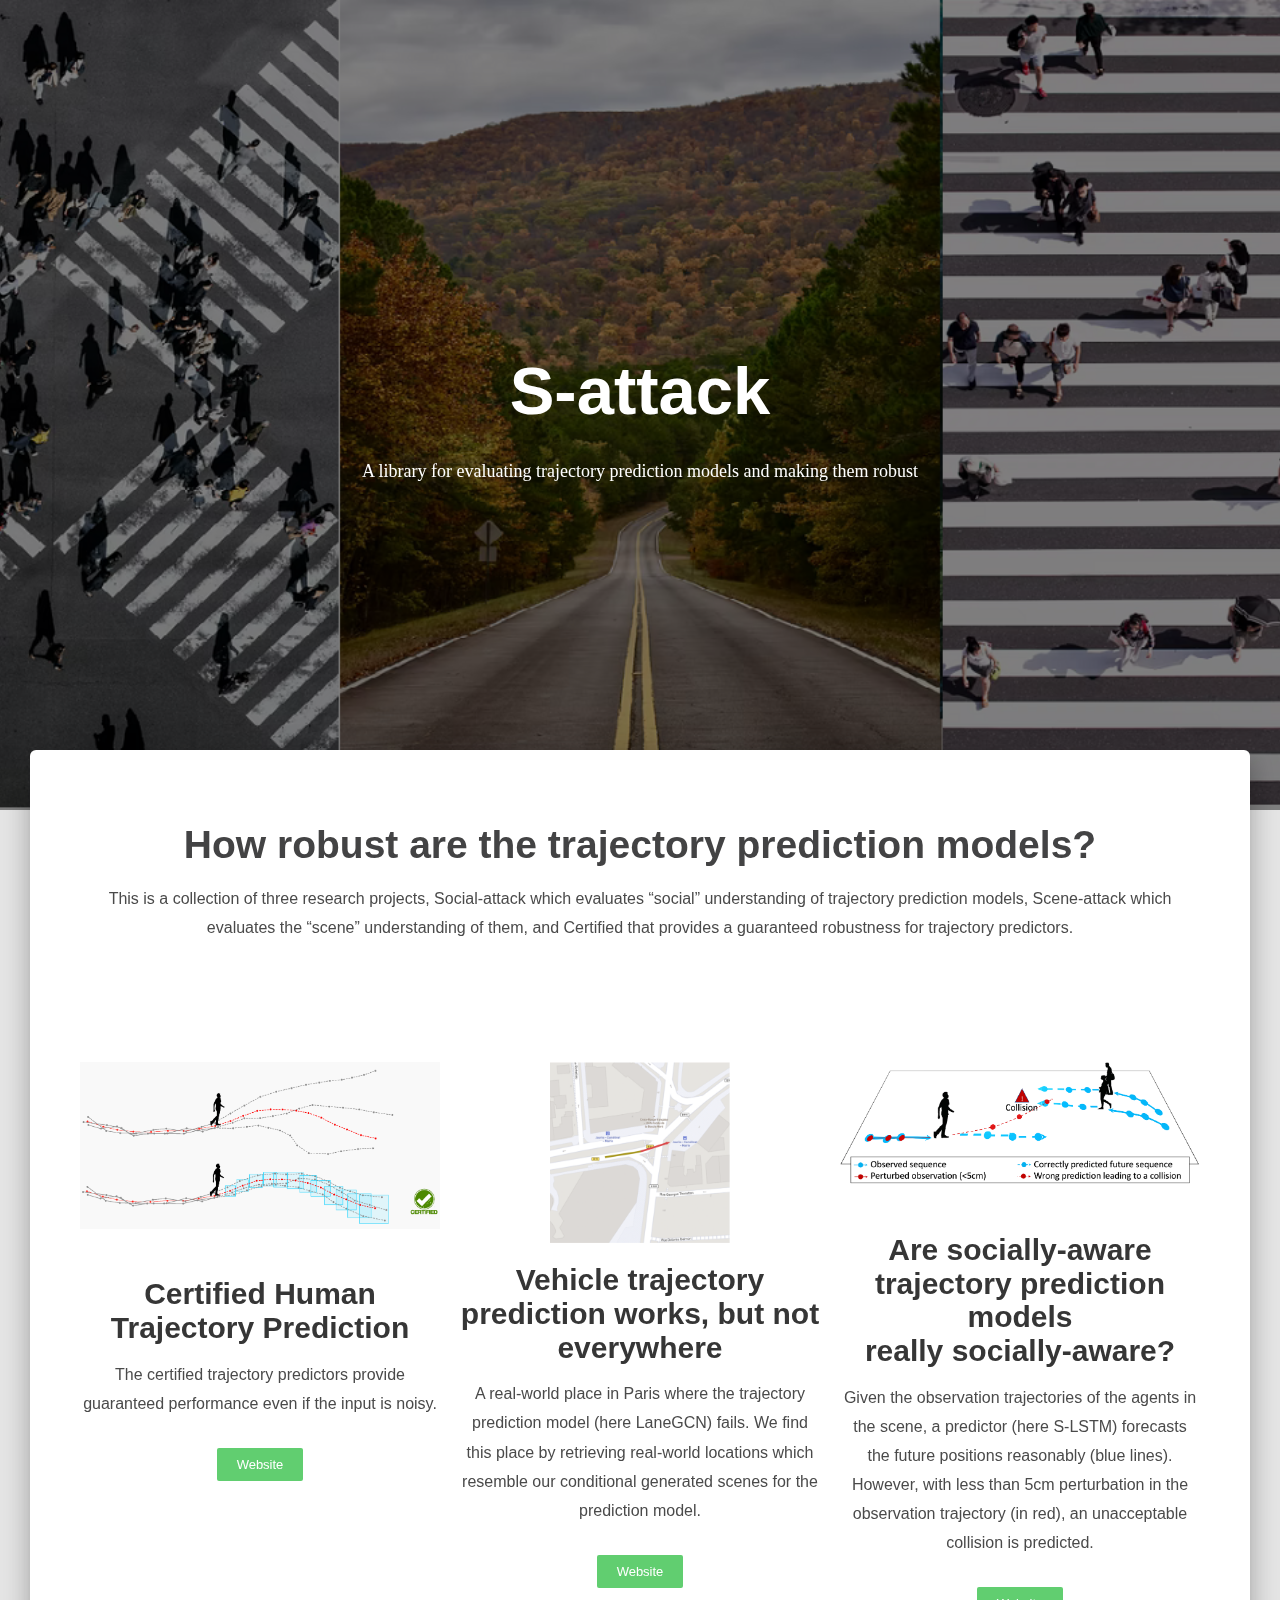
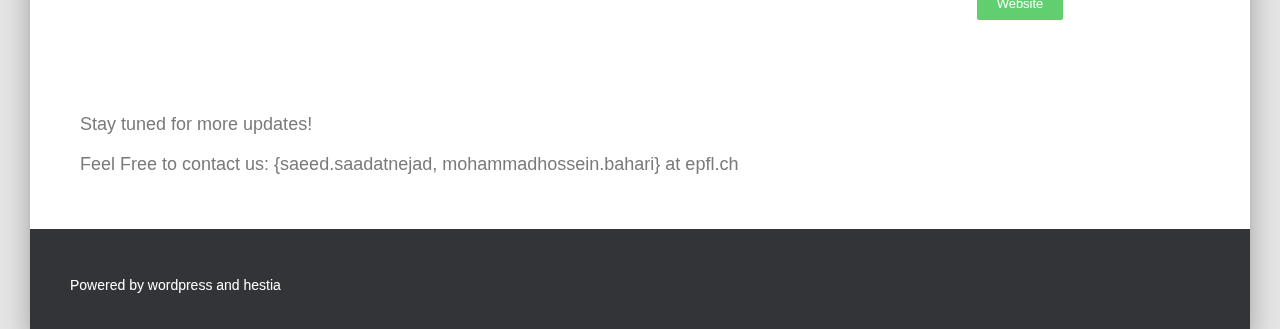
<file: index.html>
<!DOCTYPE html>
<!-- saved from url=(0014)about:internete -->
<html dir="rtl" lang="fa-IR"><head><meta http-equiv="Content-Type" content="text/html; charset=UTF-8">
	
	<meta name="viewport" content="width=device-width, initial-scale=1">
	<link rel="profile" href="http://gmpg.org/xfn/11">
		<title>S-attack Library</title>
<meta name="robots" content="max-image-preview:large">
<link rel="dns-prefetch" href="http://fonts.googleapis.com/">
<link rel="dns-prefetch" href="http://s.w.org/">
<link rel="alternate" type="application/rss+xml" title="S-attack Library » خوراک" href="http://localhost/S-attack-new/wordpress/feed/">
<link rel="alternate" type="application/rss+xml" title="S-attack Library » خوراک دیدگاه‌ها" href="http://localhost/S-attack-new/wordpress/comments/feed/">
		<script type="text/javascript">
			window._wpemojiSettings = {"baseUrl":"https:\/\/s.w.org\/images\/core\/emoji\/13.1.0\/72x72\/","ext":".png","svgUrl":"https:\/\/s.w.org\/images\/core\/emoji\/13.1.0\/svg\/","svgExt":".svg","source":{"concatemoji":"http:\/\/localhost\/S-attack-new\/wordpress\/wp-includes\/js\/wp-emoji-release.min.js?ver=5.8.2"}};
			!function(e,a,t){var n,r,o,i=a.createElement("canvas"),p=i.getContext&&i.getContext("2d");function s(e,t){var a=String.fromCharCode;p.clearRect(0,0,i.width,i.height),p.fillText(a.apply(this,e),0,0);e=i.toDataURL();return p.clearRect(0,0,i.width,i.height),p.fillText(a.apply(this,t),0,0),e===i.toDataURL()}function c(e){var t=a.createElement("script");t.src=e,t.defer=t.type="text/javascript",a.getElementsByTagName("head")[0].appendChild(t)}for(o=Array("flag","emoji"),t.supports={everything:!0,everythingExceptFlag:!0},r=0;r<o.length;r++)t.supports[o[r]]=function(e){if(!p||!p.fillText)return!1;switch(p.textBaseline="top",p.font="600 32px Arial",e){case"flag":return s([127987,65039,8205,9895,65039],[127987,65039,8203,9895,65039])?!1:!s([55356,56826,55356,56819],[55356,56826,8203,55356,56819])&&!s([55356,57332,56128,56423,56128,56418,56128,56421,56128,56430,56128,56423,56128,56447],[55356,57332,8203,56128,56423,8203,56128,56418,8203,56128,56421,8203,56128,56430,8203,56128,56423,8203,56128,56447]);case"emoji":return!s([10084,65039,8205,55357,56613],[10084,65039,8203,55357,56613])}return!1}(o[r]),t.supports.everything=t.supports.everything&&t.supports[o[r]],"flag"!==o[r]&&(t.supports.everythingExceptFlag=t.supports.everythingExceptFlag&&t.supports[o[r]]);t.supports.everythingExceptFlag=t.supports.everythingExceptFlag&&!t.supports.flag,t.DOMReady=!1,t.readyCallback=function(){t.DOMReady=!0},t.supports.everything||(n=function(){t.readyCallback()},a.addEventListener?(a.addEventListener("DOMContentLoaded",n,!1),e.addEventListener("load",n,!1)):(e.attachEvent("onload",n),a.attachEvent("onreadystatechange",function(){"complete"===a.readyState&&t.readyCallback()})),(n=t.source||{}).concatemoji?c(n.concatemoji):n.wpemoji&&n.twemoji&&(c(n.twemoji),c(n.wpemoji)))}(window,document,window._wpemojiSettings);
		</script><script src="./S-attack Library_files/wp-emoji-release.min.js.download" type="text/javascript" defer=""></script>
		<style type="text/css">
img.wp-smiley,
img.emoji {
	display: inline !important;
	border: none !important;
	box-shadow: none !important;
	height: 1em !important;
	width: 1em !important;
	margin: 0 .07em !important;
	vertical-align: -0.1em !important;
	background: none !important;
	padding: 0 !important;
}
</style>
	<link rel="stylesheet" id="bootstrap-rtl-css" href="./S-attack Library_files/bootstrap-rtl.min.css" type="text/css" media="all">
<link rel="stylesheet" id="hestia-font-sizes-css" href="./S-attack Library_files/font-sizes.min.css" type="text/css" media="all">
<link rel="stylesheet" id="wp-block-library-rtl-css" href="./S-attack Library_files/style-rtl.min.css" type="text/css" media="all">
<link rel="stylesheet" id="hestia_style-rtl-css" href="./S-attack Library_files/style-rtl.min(1).css" type="text/css" media="all">
<style id="hestia_style-inline-css" type="text/css">

		.elementor-page .hestia-about > .container {
		  width: 100%;
		}
		.elementor-page .pagebuilder-section {
		  padding: 0;
		}
		.elementor-page .title-in-content, .elementor-page .image-in-page {
		  display: none;
		}
		
		.home.elementor-page .main-raised > section.hestia-about {
		  overflow: visible;
		}
		
		.elementor-editor-active .navbar {
		  pointer-events: none;
		}
		
		.elementor-editor-active #elementor.elementor-edit-mode .elementor-element-overlay {
		  z-index: 1000000;
		}
		
		.elementor-page.page-template-template-fullwidth .blog-post-wrapper > .container {
		  width: 100%;
		}
		.elementor-page.page-template-template-fullwidth .blog-post-wrapper > .container .col-md-12 {
		  padding: 0;
		}
		.elementor-page.page-template-template-fullwidth article.section {
		  padding: 0;
		}

		.elementor-text-editor p, 
		.elementor-text-editor h1, 
		.elementor-text-editor h2, 
		.elementor-text-editor h3, 
		.elementor-text-editor h4, 
		.elementor-text-editor h5, 
		.elementor-text-editor h6 {
		  font-size: inherit;
		}
.hestia-top-bar, .hestia-top-bar .widget.widget_shopping_cart .cart_list {
			background-color: #363537
		}
		.hestia-top-bar .widget .label-floating input[type=search]:-webkit-autofill {
			-webkit-box-shadow: inset 0 0 0px 9999px #363537
		}.hestia-top-bar, .hestia-top-bar .widget .label-floating input[type=search], .hestia-top-bar .widget.widget_search form.form-group:before, .hestia-top-bar .widget.widget_product_search form.form-group:before, .hestia-top-bar .widget.widget_shopping_cart:before {
			color: #ffffff
		} 
		.hestia-top-bar .widget .label-floating input[type=search]{
			-webkit-text-fill-color:#ffffff !important 
		}
		.hestia-top-bar div.widget.widget_shopping_cart:before, .hestia-top-bar .widget.widget_product_search form.form-group:before, .hestia-top-bar .widget.widget_search form.form-group:before{
			background-color: #ffffff
		}.hestia-top-bar a, .hestia-top-bar .top-bar-nav li a {
			color: #ffffff
		}
		.hestia-top-bar ul li a[href*="mailto:"]:before, .hestia-top-bar ul li a[href*="tel:"]:before{
			background-color: #ffffff
		}
		.hestia-top-bar a:hover, .hestia-top-bar .top-bar-nav li a:hover {
			color: #eeeeee
		}
		.hestia-top-bar ul li:hover a[href*="mailto:"]:before, .hestia-top-bar ul li:hover a[href*="tel:"]:before{
			background-color: #eeeeee
		}
		

		a,
		.navbar .dropdown-menu li:hover > a,
		.navbar .dropdown-menu li:focus > a,
		.navbar .dropdown-menu li:active > a,
		.navbar .navbar-nav > li .dropdown-menu li:hover > a,
		body:not(.home) .navbar-default .navbar-nav > .active:not(.btn) > a,
		body:not(.home) .navbar-default .navbar-nav > .active:not(.btn) > a:hover,
		body:not(.home) .navbar-default .navbar-nav > .active:not(.btn) > a:focus,
		a:hover,
		.card-blog a.moretag:hover,
		.card-blog a.more-link:hover,
		.widget a:hover,
		.has-text-color.has-accent-color,
		p.has-text-color a {
		    color:#e91e63;
		}
		
		.svg-text-color{
			fill:#e91e63;
		}
		
		.pagination span.current, .pagination span.current:focus, .pagination span.current:hover {
			border-color:#e91e63
		}
		
		button,
		button:hover,
		.woocommerce .track_order button[type="submit"],
		.woocommerce .track_order button[type="submit"]:hover,
		div.wpforms-container .wpforms-form button[type=submit].wpforms-submit,
		div.wpforms-container .wpforms-form button[type=submit].wpforms-submit:hover,
		input[type="button"],
		input[type="button"]:hover,
		input[type="submit"],
		input[type="submit"]:hover,
		input#searchsubmit,
		.pagination span.current,
		.pagination span.current:focus,
		.pagination span.current:hover,
		.btn.btn-primary,
		.btn.btn-primary:link,
		.btn.btn-primary:hover,
		.btn.btn-primary:focus,
		.btn.btn-primary:active,
		.btn.btn-primary.active,
		.btn.btn-primary.active:focus,
		.btn.btn-primary.active:hover,
		.btn.btn-primary:active:hover,
		.btn.btn-primary:active:focus,
		.btn.btn-primary:active:hover,
		.hestia-sidebar-open.btn.btn-rose,
		.hestia-sidebar-close.btn.btn-rose,
		.hestia-sidebar-open.btn.btn-rose:hover,
		.hestia-sidebar-close.btn.btn-rose:hover,
		.hestia-sidebar-open.btn.btn-rose:focus,
		.hestia-sidebar-close.btn.btn-rose:focus,
		.label.label-primary,
		.hestia-work .portfolio-item:nth-child(6n+1) .label,
		.nav-cart .nav-cart-content .widget .buttons .button,
		.has-accent-background-color[class*="has-background"] {
		    background-color: #e91e63;
		}
		
		@media (max-width: 768px) {
	
			.navbar-default .navbar-nav>li>a:hover,
			.navbar-default .navbar-nav>li>a:focus,
			.navbar .navbar-nav .dropdown .dropdown-menu li a:hover,
			.navbar .navbar-nav .dropdown .dropdown-menu li a:focus,
			.navbar button.navbar-toggle:hover,
			.navbar .navbar-nav li:hover > a i {
			    color: #e91e63;
			}
		}
		
		body:not(.woocommerce-page) button:not([class^="fl-"]):not(.hestia-scroll-to-top):not(.navbar-toggle):not(.close),
		body:not(.woocommerce-page) .button:not([class^="fl-"]):not(hestia-scroll-to-top):not(.navbar-toggle):not(.add_to_cart_button):not(.product_type_grouped):not(.product_type_external),
		div.wpforms-container .wpforms-form button[type=submit].wpforms-submit,
		input[type="submit"],
		input[type="button"],
		.btn.btn-primary,
		.widget_product_search button[type="submit"],
		.hestia-sidebar-open.btn.btn-rose,
		.hestia-sidebar-close.btn.btn-rose,
		.everest-forms button[type=submit].everest-forms-submit-button {
		    -webkit-box-shadow: 0 2px 2px 0 rgba(233,30,99,0.14),0 3px 1px -2px rgba(233,30,99,0.2),0 1px 5px 0 rgba(233,30,99,0.12);
		    box-shadow: 0 2px 2px 0 rgba(233,30,99,0.14),0 3px 1px -2px rgba(233,30,99,0.2),0 1px 5px 0 rgba(233,30,99,0.12);
		}
		
		.card .header-primary, .card .content-primary,
		.everest-forms button[type=submit].everest-forms-submit-button {
		    background: #e91e63;
		}
		
		body:not(.woocommerce-page) .button:not([class^="fl-"]):not(.hestia-scroll-to-top):not(.navbar-toggle):not(.add_to_cart_button):hover,
		body:not(.woocommerce-page) button:not([class^="fl-"]):not(.hestia-scroll-to-top):not(.navbar-toggle):not(.close):hover,
		div.wpforms-container .wpforms-form button[type=submit].wpforms-submit:hover,
		input[type="submit"]:hover,
		input[type="button"]:hover,
		input#searchsubmit:hover,
		.widget_product_search button[type="submit"]:hover,
		.pagination span.current,
		.btn.btn-primary:hover,
		.btn.btn-primary:focus,
		.btn.btn-primary:active,
		.btn.btn-primary.active,
		.btn.btn-primary:active:focus,
		.btn.btn-primary:active:hover,
		.hestia-sidebar-open.btn.btn-rose:hover,
		.hestia-sidebar-close.btn.btn-rose:hover,
		.pagination span.current:hover,
		.everest-forms button[type=submit].everest-forms-submit-button:hover,
 		.everest-forms button[type=submit].everest-forms-submit-button:focus,
 		.everest-forms button[type=submit].everest-forms-submit-button:active {
			-webkit-box-shadow: 0 14px 26px -12px rgba(233,30,99,0.42),0 4px 23px 0 rgba(0,0,0,0.12),0 8px 10px -5px rgba(233,30,99,0.2);
		    box-shadow: 0 14px 26px -12px rgba(233,30,99,0.42),0 4px 23px 0 rgba(0,0,0,0.12),0 8px 10px -5px rgba(233,30,99,0.2);
			color: #fff;
		}
		
		.form-group.is-focused .form-control {
			background-image: -webkit-gradient(linear,left top, left bottom,from(#e91e63),to(#e91e63)),-webkit-gradient(linear,left top, left bottom,from(#d2d2d2),to(#d2d2d2));
			background-image: -webkit-linear-gradient(linear,left top, left bottom,from(#e91e63),to(#e91e63)),-webkit-linear-gradient(linear,left top, left bottom,from(#d2d2d2),to(#d2d2d2));
			background-image: linear-gradient(linear,left top, left bottom,from(#e91e63),to(#e91e63)),linear-gradient(linear,left top, left bottom,from(#d2d2d2),to(#d2d2d2));
		}
		
		.navbar:not(.navbar-transparent) li:not(.btn):hover > a,
		.navbar li.on-section:not(.btn) > a,
		.navbar.full-screen-menu.navbar-transparent li:not(.btn):hover > a,
		.navbar.full-screen-menu .navbar-toggle:hover,
		.navbar:not(.navbar-transparent) .nav-cart:hover,
		.navbar:not(.navbar-transparent) .hestia-toggle-search:hover {
				color:#e91e63
		}
		
			.header-filter-gradient {
				background: linear-gradient(-45deg, rgba(168,29,132,1) 0%, rgb(234,57,111) 100%);
			}
			.has-text-color.has-header-gradient-color { color: #a81d84; }
			.has-header-gradient-background-color[class*="has-background"] { background-color: #a81d84; }
			
		.has-text-color.has-background-color-color { color: #E5E5E5; }
		.has-background-color-background-color[class*="has-background"] { background-color: #E5E5E5; }
		
.btn.btn-primary:not(.colored-button):not(.btn-left):not(.btn-right):not(.btn-just-icon):not(.menu-item), input[type="submit"]:not(.search-submit), body:not(.woocommerce-account) .woocommerce .button.woocommerce-Button, .woocommerce .product button.button, .woocommerce .product button.button.alt, .woocommerce .product #respond input#submit, .woocommerce-cart .blog-post .woocommerce .cart-collaterals .cart_totals .checkout-button, .woocommerce-checkout #payment #place_order, .woocommerce-account.woocommerce-page button.button, .woocommerce .track_order button[type="submit"], .nav-cart .nav-cart-content .widget .buttons .button, .woocommerce a.button.wc-backward, body.woocommerce .wccm-catalog-item a.button, body.woocommerce a.wccm-button.button, form.woocommerce-form-coupon button.button, div.wpforms-container .wpforms-form button[type=submit].wpforms-submit, div.woocommerce a.button.alt, div.woocommerce table.my_account_orders .button, .btn.colored-button, .btn.btn-left, .btn.btn-right, .btn:not(.colored-button):not(.btn-left):not(.btn-right):not(.btn-just-icon):not(.menu-item):not(.hestia-sidebar-open):not(.hestia-sidebar-close){ padding-top:15px;  padding-bottom:15px;  padding-left:33px;  padding-right:33px; }
.btn.btn-primary:not(.colored-button):not(.btn-left):not(.btn-right):not(.btn-just-icon):not(.menu-item), input[type="submit"]:not(.search-submit), body:not(.woocommerce-account) .woocommerce .button.woocommerce-Button, .woocommerce .product button.button, .woocommerce .product button.button.alt, .woocommerce .product #respond input#submit, .woocommerce-cart .blog-post .woocommerce .cart-collaterals .cart_totals .checkout-button, .woocommerce-checkout #payment #place_order, .woocommerce-account.woocommerce-page button.button, .woocommerce .track_order button[type="submit"], .nav-cart .nav-cart-content .widget .buttons .button, .woocommerce a.button.wc-backward, body.woocommerce .wccm-catalog-item a.button, body.woocommerce a.wccm-button.button, form.woocommerce-form-coupon button.button, div.wpforms-container .wpforms-form button[type=submit].wpforms-submit, div.woocommerce a.button.alt, div.woocommerce table.my_account_orders .button, input[type="submit"].search-submit, .hestia-view-cart-wrapper .added_to_cart.wc-forward, .woocommerce-product-search button, .woocommerce-cart .actions .button, #secondary div[id^=woocommerce_price_filter] .button, .woocommerce div[id^=woocommerce_widget_cart].widget .buttons .button, .searchform input[type=submit], .searchform button, .search-form:not(.media-toolbar-primary) input[type=submit], .search-form:not(.media-toolbar-primary) button, .woocommerce-product-search input[type=submit], .btn.colored-button, .btn.btn-left, .btn.btn-right, .btn:not(.colored-button):not(.btn-left):not(.btn-right):not(.btn-just-icon):not(.menu-item):not(.hestia-sidebar-open):not(.hestia-sidebar-close){border-radius:3px;}
@media (min-width: 769px){
			.page-header.header-small .hestia-title,
			.page-header.header-small .title,
			h1.hestia-title.title-in-content,
			.main article.section .has-title-font-size {
				font-size: 42px;
			}}
</style>
<link rel="stylesheet" id="hestia_fonts-css" href="./S-attack Library_files/css" type="text/css" media="all">
<link rel="stylesheet" id="elementor-icons-css" href="./S-attack Library_files/elementor-icons.min.css" type="text/css" media="all">
<link rel="stylesheet" id="elementor-frontend-css" href="./S-attack Library_files/frontend-rtl.min.css" type="text/css" media="all">
<style id="elementor-frontend-inline-css" type="text/css">
@font-face{font-family:eicons;src:url(http://localhost/S-attack-new/wordpress/wp-content/plugins/elementor/assets/lib/eicons/fonts/eicons.eot?5.10.0);src:url(http://localhost/S-attack-new/wordpress/wp-content/plugins/elementor/assets/lib/eicons/fonts/eicons.eot?5.10.0#iefix) format("embedded-opentype"),url(http://localhost/S-attack-new/wordpress/wp-content/plugins/elementor/assets/lib/eicons/fonts/eicons.woff2?5.10.0) format("woff2"),url(http://localhost/S-attack-new/wordpress/wp-content/plugins/elementor/assets/lib/eicons/fonts/eicons.woff?5.10.0) format("woff"),url(http://localhost/S-attack-new/wordpress/wp-content/plugins/elementor/assets/lib/eicons/fonts/eicons.ttf?5.10.0) format("truetype"),url(http://localhost/S-attack-new/wordpress/wp-content/plugins/elementor/assets/lib/eicons/fonts/eicons.svg?5.10.0#eicon) format("svg");font-weight:400;font-style:normal}
</style>
<link rel="stylesheet" id="elementor-post-33-css" href="./S-attack Library_files/post-33.css" type="text/css" media="all">
<link rel="stylesheet" id="elementor-global-css" href="./S-attack Library_files/global.css" type="text/css" media="all">
<link rel="stylesheet" id="elementor-post-12-css" href="./S-attack Library_files/post-12.css" type="text/css" media="all">
<link rel="stylesheet" id="google-fonts-1-css" href="./S-attack Library_files/css(1)" type="text/css" media="all">
<link rel="stylesheet" id="elementor-icons-shared-0-css" href="./S-attack Library_files/fontawesome.min.css" type="text/css" media="all">
<link rel="stylesheet" id="elementor-icons-fa-solid-css" href="./S-attack Library_files/solid.min.css" type="text/css" media="all">
<script type="text/javascript" src="./S-attack Library_files/jquery.min.js.download" id="jquery-core-js"></script>
<script type="text/javascript" src="./S-attack Library_files/jquery-migrate.min.js.download" id="jquery-migrate-js"></script>
<link rel="https://api.w.org/" href="http://localhost/S-attack-new/wordpress/wp-json/"><link rel="alternate" type="application/json" href="http://localhost/S-attack-new/wordpress/wp-json/wp/v2/pages/12"><link rel="EditURI" type="application/rsd+xml" title="RSD" href="http://localhost/S-attack-new/wordpress/xmlrpc.php?rsd">
<link rel="wlwmanifest" type="application/wlwmanifest+xml" href="http://localhost/S-attack-new/wordpress/wp-includes/wlwmanifest.xml"> 
<meta name="generator" content="WordPress 5.8.2">
<link rel="canonical" href="http://localhost/S-attack-new/wordpress/">
<link rel="shortlink" href="http://localhost/S-attack-new/wordpress/">
<link rel="alternate" type="application/json+oembed" href="http://localhost/S-attack-new/wordpress/wp-json/oembed/1.0/embed?url=http%3A%2F%2Flocalhost%2FS-attack-new%2Fwordpress%2F">
<link rel="alternate" type="text/xml+oembed" href="http://localhost/S-attack-new/wordpress/wp-json/oembed/1.0/embed?url=http%3A%2F%2Flocalhost%2FS-attack-new%2Fwordpress%2F&amp;format=xml">
</head>

<body class="rtl home page-template-default page page-id-12 blog-post header-layout-default elementor-default elementor-kit-33 elementor-page elementor-page-12 e--ua-blink e--ua-chrome e--ua-webkit" data-elementor-device-mode="desktop">
		<div class="wrapper ">
		<header class="header ">
			<div style="display: none"></div>		
				</header>
		<div id="carousel-hestia-generic" class="carousel slide" data-ride="carousel">
			<div class="carousel slide" data-ride="carousel">
				<div class="carousel-inner">
					
		<div class="item active">
			<div class="page-header" style="min-height: 626.4px;">
				
				<div class="container" style="padding-top: 120px;">
										<div class="row hestia-big-title-content">
								<div class="
		 big-title-slider-content text-center col-sm-8 col-sm-offset-2 		">
							<h1 class="hestia-title">S-attack</h1>
										<span class="sub-title">A library for evaluating trajectory prediction models and making them robust</span>
								</div>
							</div>
									</div><!-- /.container -->

				<div class="header-filter" style="background-image: url(https://s-attack.github.io/Untitled-1.png)"></div><!-- /.header-filter -->
							</div><!-- /.page-header -->
		</div>
						</div>
			</div>
		</div>
			<div class="main  main-raised ">
					<section class="hestia-about " id="about" data-sorder="hestia_about" style="">
								<div class="container">
					<div class="row hestia-about-content">
								<div data-elementor-type="wp-page" data-elementor-id="12" class="elementor elementor-12" data-elementor-settings="[]">
							<div class="elementor-section-wrap">
							<section class="elementor-section elementor-top-section elementor-element elementor-element-aa49ae5 elementor-section-boxed elementor-section-height-default elementor-section-height-default" data-id="aa49ae5" data-element_type="section">
						<div class="elementor-container elementor-column-gap-default">
					<div class="elementor-column elementor-col-100 elementor-top-column elementor-element elementor-element-98c52bf" data-id="98c52bf" data-element_type="column">
			<div class="elementor-widget-wrap elementor-element-populated">
								<div class="elementor-element elementor-element-44afa2e elementor-widget elementor-widget-heading" data-id="44afa2e" data-element_type="widget" data-widget_type="heading.default">
				<div class="elementor-widget-container">
			<h1 class="elementor-heading-title elementor-size-xl">?How robust are the trajectory prediction models</h1>		</div>
				</div>
					</div>
		</div>
							</div>
		</section>
				<section class="elementor-section elementor-top-section elementor-element elementor-element-abc26ce elementor-section-boxed elementor-section-height-default elementor-section-height-default" data-id="abc26ce" data-element_type="section">
						<div class="elementor-container elementor-column-gap-default">
					<div class="elementor-column elementor-col-100 elementor-top-column elementor-element elementor-element-f6b0263" data-id="f6b0263" data-element_type="column">
			<div class="elementor-widget-wrap elementor-element-populated">
								<div class="elementor-element elementor-element-263422f elementor-widget elementor-widget-text-editor" data-id="263422f" data-element_type="widget" data-widget_type="text-editor.default">
				<div class="elementor-widget-container">
							<p dir="ltr"><span style="color: #4a4a4a; font-family: &#39;Noto Sans&#39;, sans-serif; font-size: 16px; text-align: center;">This is a collection of three research projects, 
							Social-attack which evaluates “social” understanding of trajectory prediction models, Scene-attack which evaluates the “scene” understanding of them, and
							Certified that provides a guaranteed robustness for trajectory predictors. 
							</span></p>						</div>
				</div>
				<div class="elementor-element elementor-element-88d908e elementor-widget elementor-widget-spacer" data-id="88d908e" data-element_type="widget" data-widget_type="spacer.default">
				<div class="elementor-widget-container">
					<div class="elementor-spacer">
			<div class="elementor-spacer-inner"></div>
		</div>
				</div>
				</div>
					</div>
		</div>
							</div>
		</section>
				<section class="elementor-section elementor-top-section elementor-element elementor-element-9c4854a elementor-section-boxed elementor-section-height-default elementor-section-height-default" data-id="9c4854a" data-element_type="section">
						<div class="elementor-container elementor-column-gap-default">
		
					<div class="elementor-column elementor-col-50 elementor-top-column elementor-element elementor-element-aeeb889" data-id="aeeb889" data-element_type="column">
								<div class="elementor-widget-wrap elementor-element-populated">
													<div class="elementor-element elementor-element-d4319c0 elementor-position-top elementor-vertical-align-top elementor-widget elementor-widget-image-box" data-id="d4319c0" data-element_type="widget" data-widget_type="image-box.default">
									<div class="elementor-widget-container">
								<div class="elementor-image-box-wrapper"><figure class="elementor-image-box-img"><img width="2343" height="798" src="./S-attack Library_files/pull.png" class="elementor-animation-grow attachment-full size-full" alt="" loading="lazy"></figure><div class="elementor-image-box-content"><h3 class="elementor-image-box-title"></h3><h1 style="box-sizing: inherit; margin-top: 0px; margin-bottom: 1.5rem; padding: 0px; font-size: 3rem; word-break: break-word; color: rgb(54, 54, 54); line-height: 1.125; font-family: &quot;Google Sans&quot;, sans-serif; white-space: normal;">Are socially-aware trajectory prediction models<p style="box-sizing: inherit; margin-bottom: 0px; padding: 0px;"></p>?really socially-aware</h1><p class="elementor-image-box-description"></p><p dir="ltr">
					<span style="color: rgb(74, 74, 74); font-family: &quot;Noto Sans&quot;, sans-serif; font-size: 16px; white-space: normal;">Given the observation trajectories of the agents in the scene, a predictor (here S-LSTM) forecasts the future positions reasonably (blue lines). However, with less than 5cm perturbation in the observation trajectory (in red), an unacceptable collision is predicted.</span>
					</p><p></p></div></div>		</div>
									</div>
									<div class="elementor-element elementor-element-2530d47 elementor-align-center elementor-widget elementor-widget-button" data-id="2530d47" data-element_type="widget" data-widget_type="button.default">
									<div class="elementor-widget-container">
										<div class="elementor-button-wrapper">
								<a href="https://s-attack.github.io/social-attack" class="elementor-button-link elementor-button elementor-size-xs" role="button">
											<span class="elementor-button-content-wrapper">
											
											<span class="elementor-button-text">Website</span>
							</span>
										</a>
							</div>
									</div>
									</div>
										</div>
							</div>

					<div class="elementor-column elementor-col-50 elementor-top-column elementor-element elementor-element-781530d" data-id="781530d" data-element_type="column">
			<div class="elementor-widget-wrap elementor-element-populated">
								<div class="elementor-element elementor-element-c179500 elementor-position-top elementor-vertical-align-top elementor-widget elementor-widget-image-box" data-id="c179500" data-element_type="widget" data-widget_type="image-box.default">
				<div class="elementor-widget-container">
			<div class="elementor-image-box-wrapper"><figure class="elementor-image-box-img"><img width="992" height="997" src="./S-attack Library_files/pull2.png" class="elementor-animation-grow attachment-full size-full" alt="" loading="lazy"></figure><div class="elementor-image-box-content"><h3 class="elementor-image-box-title"></h3><h1 style="box-sizing: inherit; margin-top: 0px; margin-bottom: 1.5rem; padding: 0px; font-size: 3rem; word-break: break-word; color: rgb(54, 54, 54); line-height: 1.125; font-family: &quot;Google Sans&quot;, sans-serif; white-space: normal;">Vehicle trajectory prediction works, but not everywhere</h1><p class="elementor-image-box-description"></p><p dir="ltr">
<span style="color: rgb(74, 74, 74); font-family: &quot;Noto Sans&quot;, sans-serif; font-size: 16px; white-space: normal;">A real-world place in Paris where the trajectory prediction model (here LaneGCN) fails. We find this place by retrieving real-world locations which resemble our conditional generated scenes for the prediction model.</span>
</p><p></p></div></div>		</div>
				</div>
				<div class="elementor-element elementor-element-988f449 elementor-align-center elementor-widget elementor-widget-button" data-id="988f449" data-element_type="widget" data-widget_type="button.default">
				<div class="elementor-widget-container">
					<div class="elementor-button-wrapper">
			<a href="https://s-attack.github.io/scene-attack" class="elementor-button-link elementor-button elementor-size-xs" role="button">
						
						<span class="elementor-button-text">Website</span>
		</span>
					</a>
		</div>
				</div>
				</div>
					</div>
		</div>
				
		<div class="elementor-column elementor-col-50 elementor-top-column elementor-element elementor-element-aeeb889" data-id="aeeb889" data-element_type="column">
			<div class="elementor-widget-wrap elementor-element-populated">
								<div class="elementor-element elementor-element-d4319c0 elementor-position-top elementor-vertical-align-top elementor-widget elementor-widget-image-box" data-id="d4319c0" data-element_type="widget" data-widget_type="image-box.default">
				<div class="elementor-widget-container">
			<div class="elementor-image-box-wrapper"><figure class="elementor-image-box-img"><img width="2343" height="798" src="./S-attack Library_files/pull3.png" class="elementor-animation-grow attachment-full size-full" alt="" loading="lazy"></figure><div class="elementor-image-box-content"><h3 class="elementor-image-box-title"></h3><h1 style="box-sizing: inherit; margin-top: 0px; margin-bottom: 1.5rem; padding: 0px; font-size: 3rem; word-break: break-word; color: rgb(54, 54, 54); line-height: 1.125; font-family: &quot;Google Sans&quot;, sans-serif; white-space: normal;">Certified Human Trajectory Prediction<p style="box-sizing: inherit; margin-bottom: 0px; padding: 0px;"></p></h1><p class="elementor-image-box-description"></p><p dir="ltr">
<span style="color: rgb(74, 74, 74); font-family: &quot;Noto Sans&quot;, sans-serif; font-size: 16px; white-space: normal;">The certified trajectory predictors provide guaranteed performance even if the input is noisy.</span>
</p><p></p></div></div>		</div>
</div>
<div class="elementor-element elementor-element-988f449 elementor-align-center elementor-widget elementor-widget-button" data-id="988f449" data-element_type="widget" data-widget_type="button.default">
<div class="elementor-widget-container">
	<div class="elementor-button-wrapper">
<a href="https://s-attack.github.io/certified" class="elementor-button-link elementor-button elementor-size-xs" role="button">
		
		<span class="elementor-button-text">Website</span>
</span>
	</a>
</div>
</div>
</div>
	</div>
</div>
							</div>
		</section>
				<section class="elementor-section elementor-top-section elementor-element elementor-element-7596f64 elementor-section-boxed elementor-section-height-default elementor-section-height-default" data-id="7596f64" data-element_type="section">
						<div class="elementor-container elementor-column-gap-default">
					<div class="elementor-column elementor-col-100 elementor-top-column elementor-element elementor-element-4a79175" data-id="4a79175" data-element_type="column">
			<div class="elementor-widget-wrap elementor-element-populated">
								<div class="elementor-element elementor-element-6f055eb elementor-widget elementor-widget-spacer" data-id="6f055eb" data-element_type="widget" data-widget_type="spacer.default">
				<div class="elementor-widget-container">
					<div class="elementor-spacer">
			<div class="elementor-spacer-inner"></div>
		</div>
				</div>
				</div>
				<div class="elementor-element elementor-element-9bbdf54 elementor-widget elementor-widget-text-editor" data-id="9bbdf54" data-element_type="widget" data-widget_type="text-editor.default">
				<div class="elementor-widget-container">
							<p dir="ltr">Stay tuned for more updates!</p>
<p dir="ltr">Feel Free to contact us: {saeed.saadatnejad, mohammadhossein.bahari} at epfl.ch</p>						</div>
				</div>
					</div>
		</div>
							</div>
		</section>
						</div>
					</div>
							</div>
				</div>
			</section>
								<footer class="footer footer-black footer-big">
						<div class="container">
																<div class="hestia-bottom-footer-content">					<div class="copyright pull-right">
				Powered by wordpress and hestia			</div>
			</div>			</div>
					</footer>
				</div>
	</div>
<link rel="stylesheet" id="e-animations-css" href="./S-attack Library_files/animations.min.css" type="text/css" media="all">
<script type="text/javascript" src="./S-attack Library_files/comment-reply.min.js.download" id="comment-reply-js"></script>
<script type="text/javascript" src="./S-attack Library_files/bootstrap.min.js.download" id="jquery-bootstrap-js"></script>
<script type="text/javascript" src="./S-attack Library_files/core.min.js.download" id="jquery-ui-core-js"></script>
<script type="text/javascript" id="hestia_scripts-js-extra">
/* <![CDATA[ */
var requestpost = {"ajaxurl":"http:\/\/localhost\/S-attack-new\/wordpress\/wp-admin\/admin-ajax.php","disable_autoslide":"","masonry":""};
/* ]]> */
</script>
<script type="text/javascript" src="./S-attack Library_files/script.min.js.download" id="hestia_scripts-js"></script>
<script type="text/javascript" src="./S-attack Library_files/wp-embed.min.js.download" id="wp-embed-js"></script>
<script type="text/javascript" src="./S-attack Library_files/webpack.runtime.min.js.download" id="elementor-webpack-runtime-js"></script>
<script type="text/javascript" src="./S-attack Library_files/frontend-modules.min.js.download" id="elementor-frontend-modules-js"></script>
<script type="text/javascript" src="./S-attack Library_files/waypoints.min.js.download" id="elementor-waypoints-js"></script>
<script type="text/javascript" src="./S-attack Library_files/swiper.min.js.download" id="swiper-js"></script>
<script type="text/javascript" src="./S-attack Library_files/share-link.min.js.download" id="share-link-js"></script>
<script type="text/javascript" src="./S-attack Library_files/dialog.min.js.download" id="elementor-dialog-js"></script>
<script type="text/javascript" id="elementor-frontend-js-before">
var elementorFrontendConfig = {"environmentMode":{"edit":false,"wpPreview":false,"isScriptDebug":false},"i18n":{"shareOnFacebook":"\u0627\u0634\u062a\u0631\u0627\u06a9 \u06af\u0630\u0627\u0631\u06cc \u062f\u0631 Facebook","shareOnTwitter":"\u0627\u0634\u062a\u0631\u0627\u06a9 \u06af\u0630\u0627\u0631\u06cc \u062f\u0631 Twitter","pinIt":"\u067e\u06cc\u0646 \u06a9\u0646\u06cc\u062f","download":"\u062f\u0627\u0646\u0644\u0648\u062f","downloadImage":"\u062f\u0627\u0646\u0644\u0648\u062f \u062a\u0635\u0648\u06cc\u0631","fullscreen":"\u062a\u0645\u0627\u0645\u200c\u0635\u0641\u062d\u0647","zoom":"\u0628\u0632\u0631\u06af\u0646\u0645\u0627\u06cc\u06cc","share":"\u0627\u0634\u062a\u0631\u0627\u06a9 \u06af\u0630\u0627\u0631\u06cc","playVideo":"\u067e\u062e\u0634 \u0648\u06cc\u062f\u06cc\u0648","previous":"\u0642\u0628\u0644\u06cc","next":"\u0628\u0639\u062f\u06cc","close":"\u0628\u0633\u062a\u0646"},"is_rtl":true,"breakpoints":{"xs":0,"sm":480,"md":768,"lg":1025,"xl":1440,"xxl":1600},"responsive":{"breakpoints":{"mobile":{"label":"\u0645\u0648\u0628\u0627\u06cc\u0644","value":767,"default_value":767,"direction":"max","is_enabled":true},"mobile_extra":{"label":"Mobile Extra","value":880,"default_value":880,"direction":"max","is_enabled":false},"tablet":{"label":"\u062a\u0628\u0644\u062a","value":1024,"default_value":1024,"direction":"max","is_enabled":true},"tablet_extra":{"label":"Tablet Extra","value":1200,"default_value":1200,"direction":"max","is_enabled":false},"laptop":{"label":"\u0644\u067e \u062a\u0627\u067e","value":1366,"default_value":1366,"direction":"max","is_enabled":false},"widescreen":{"label":"\u0635\u0641\u062d\u0647 \u0639\u0631\u06cc\u0636 (Widescreen)","value":2400,"default_value":2400,"direction":"min","is_enabled":false}}},"version":"3.4.8","is_static":false,"experimentalFeatures":{"e_dom_optimization":true,"a11y_improvements":true,"e_import_export":true,"additional_custom_breakpoints":true,"landing-pages":true,"elements-color-picker":true,"admin-top-bar":true},"urls":{"assets":"http:\/\/localhost\/S-attack-new\/wordpress\/wp-content\/plugins\/elementor\/assets\/"},"settings":{"page":[],"editorPreferences":[]},"kit":{"active_breakpoints":["viewport_mobile","viewport_tablet"],"global_image_lightbox":"yes","lightbox_enable_counter":"yes","lightbox_enable_fullscreen":"yes","lightbox_enable_zoom":"yes","lightbox_enable_share":"yes","lightbox_title_src":"title","lightbox_description_src":"description"},"post":{"id":12,"title":"S-attack%20Library","excerpt":"","featuredImage":false}};
</script>
<script type="text/javascript" src="./S-attack Library_files/frontend.min.js.download" id="elementor-frontend-js"></script><span id="elementor-device-mode" class="elementor-screen-only"></span>
<script type="text/javascript" src="./S-attack Library_files/preloaded-modules.min.js.download" id="preloaded-modules-js"></script>


</body></html>
</file>
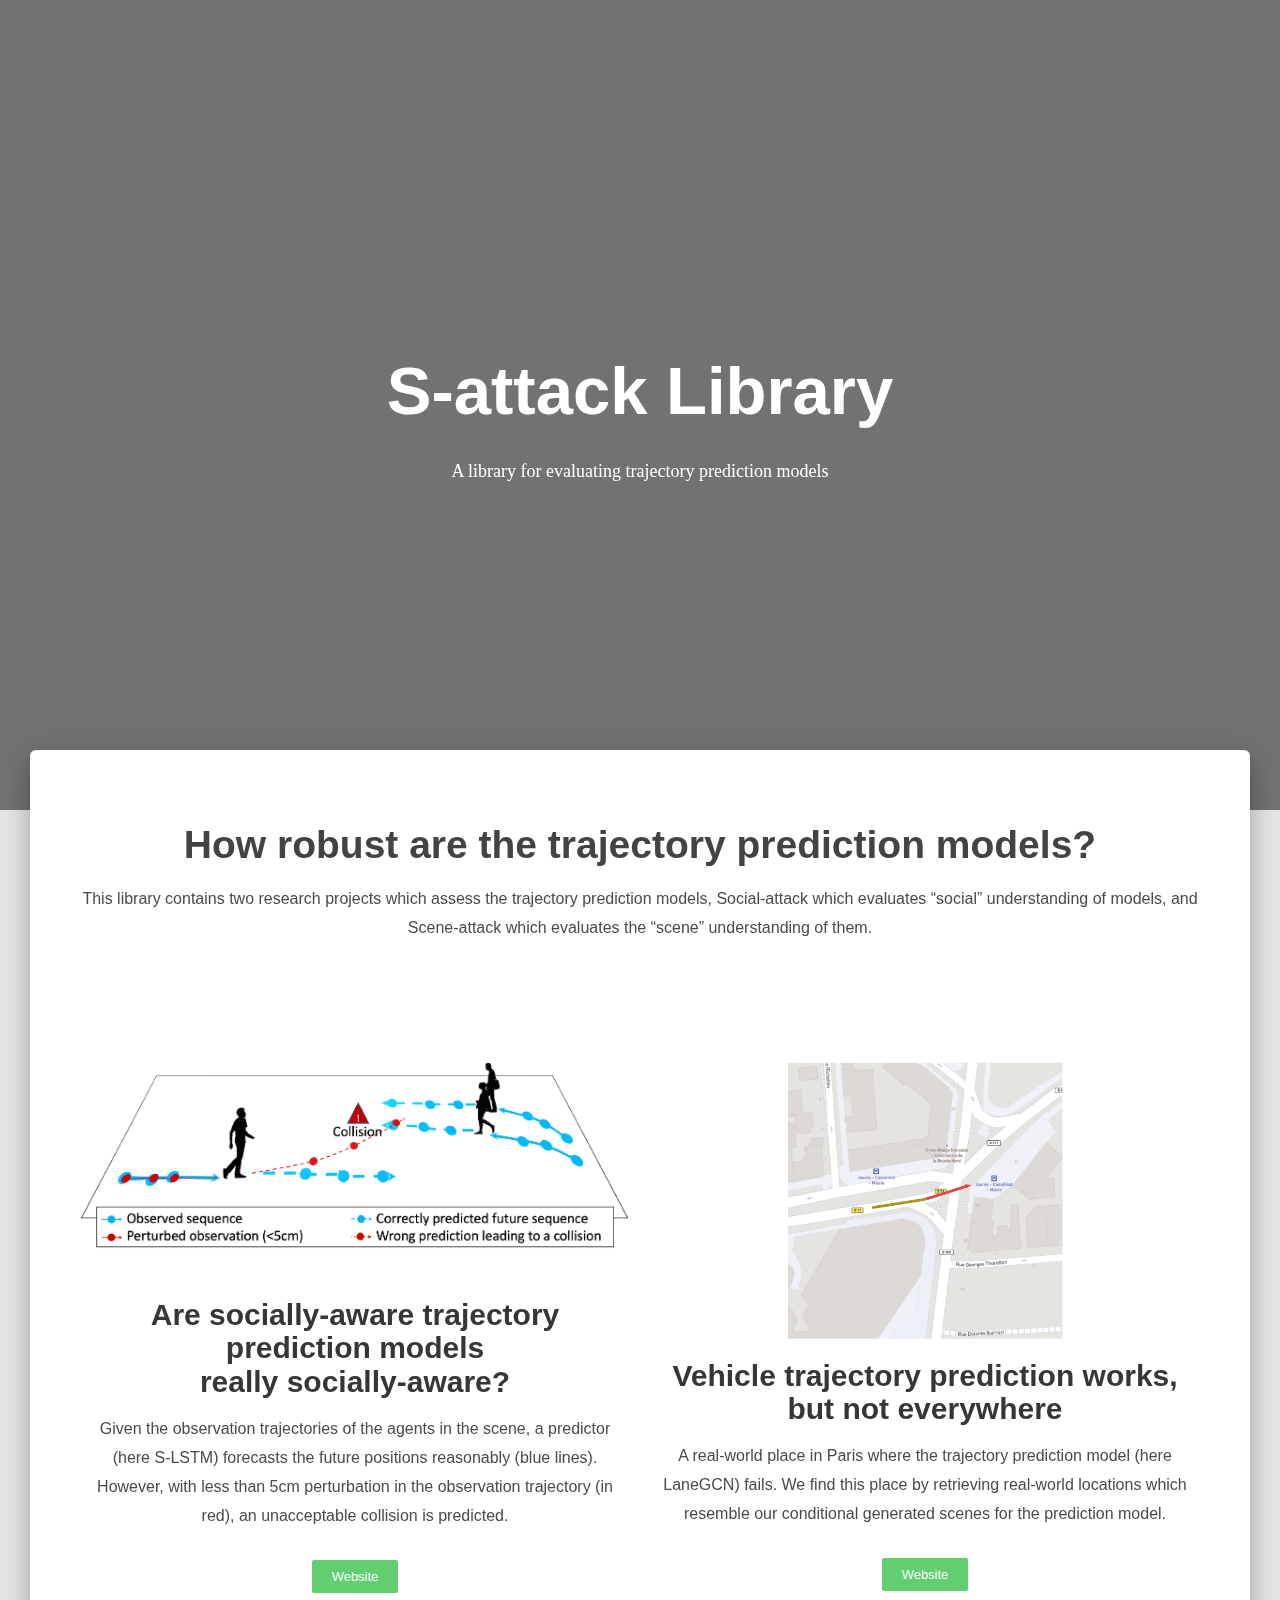
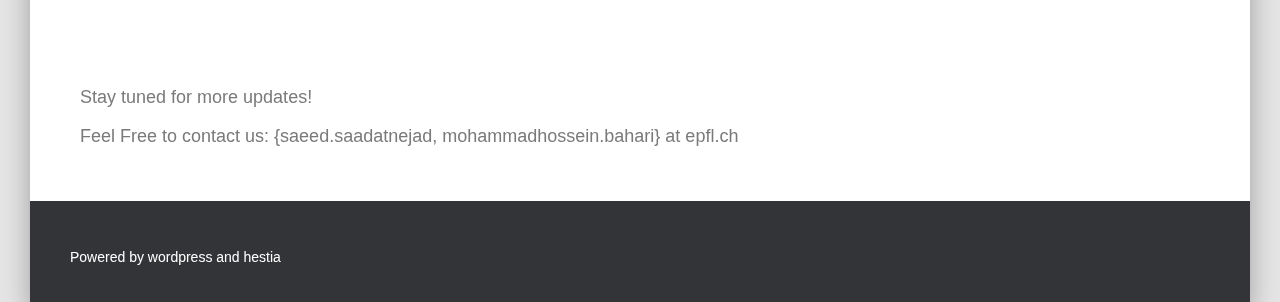
<file: S-attack Library.html>
<!DOCTYPE html>
<!-- saved from url=(0014)about:internet -->
<html dir="rtl" lang="fa-IR"><head><meta http-equiv="Content-Type" content="text/html; charset=UTF-8">
	
	<meta name="viewport" content="width=device-width, initial-scale=1">
	<link rel="profile" href="http://gmpg.org/xfn/11">
		<title>S-attack Library</title>
<meta name="robots" content="max-image-preview:large">
<link rel="dns-prefetch" href="http://fonts.googleapis.com/">
<link rel="dns-prefetch" href="http://s.w.org/">
<link rel="alternate" type="application/rss+xml" title="S-attack Library » خوراک" href="http://localhost/S-attack-new/wordpress/feed/">
<link rel="alternate" type="application/rss+xml" title="S-attack Library » خوراک دیدگاه‌ها" href="http://localhost/S-attack-new/wordpress/comments/feed/">
		<script type="text/javascript">
			window._wpemojiSettings = {"baseUrl":"https:\/\/s.w.org\/images\/core\/emoji\/13.1.0\/72x72\/","ext":".png","svgUrl":"https:\/\/s.w.org\/images\/core\/emoji\/13.1.0\/svg\/","svgExt":".svg","source":{"concatemoji":"http:\/\/localhost\/S-attack-new\/wordpress\/wp-includes\/js\/wp-emoji-release.min.js?ver=5.8.2"}};
			!function(e,a,t){var n,r,o,i=a.createElement("canvas"),p=i.getContext&&i.getContext("2d");function s(e,t){var a=String.fromCharCode;p.clearRect(0,0,i.width,i.height),p.fillText(a.apply(this,e),0,0);e=i.toDataURL();return p.clearRect(0,0,i.width,i.height),p.fillText(a.apply(this,t),0,0),e===i.toDataURL()}function c(e){var t=a.createElement("script");t.src=e,t.defer=t.type="text/javascript",a.getElementsByTagName("head")[0].appendChild(t)}for(o=Array("flag","emoji"),t.supports={everything:!0,everythingExceptFlag:!0},r=0;r<o.length;r++)t.supports[o[r]]=function(e){if(!p||!p.fillText)return!1;switch(p.textBaseline="top",p.font="600 32px Arial",e){case"flag":return s([127987,65039,8205,9895,65039],[127987,65039,8203,9895,65039])?!1:!s([55356,56826,55356,56819],[55356,56826,8203,55356,56819])&&!s([55356,57332,56128,56423,56128,56418,56128,56421,56128,56430,56128,56423,56128,56447],[55356,57332,8203,56128,56423,8203,56128,56418,8203,56128,56421,8203,56128,56430,8203,56128,56423,8203,56128,56447]);case"emoji":return!s([10084,65039,8205,55357,56613],[10084,65039,8203,55357,56613])}return!1}(o[r]),t.supports.everything=t.supports.everything&&t.supports[o[r]],"flag"!==o[r]&&(t.supports.everythingExceptFlag=t.supports.everythingExceptFlag&&t.supports[o[r]]);t.supports.everythingExceptFlag=t.supports.everythingExceptFlag&&!t.supports.flag,t.DOMReady=!1,t.readyCallback=function(){t.DOMReady=!0},t.supports.everything||(n=function(){t.readyCallback()},a.addEventListener?(a.addEventListener("DOMContentLoaded",n,!1),e.addEventListener("load",n,!1)):(e.attachEvent("onload",n),a.attachEvent("onreadystatechange",function(){"complete"===a.readyState&&t.readyCallback()})),(n=t.source||{}).concatemoji?c(n.concatemoji):n.wpemoji&&n.twemoji&&(c(n.twemoji),c(n.wpemoji)))}(window,document,window._wpemojiSettings);
		</script><script src="./S-attack Library_files/wp-emoji-release.min.js.download" type="text/javascript" defer=""></script>
		<style type="text/css">
img.wp-smiley,
img.emoji {
	display: inline !important;
	border: none !important;
	box-shadow: none !important;
	height: 1em !important;
	width: 1em !important;
	margin: 0 .07em !important;
	vertical-align: -0.1em !important;
	background: none !important;
	padding: 0 !important;
}
</style>
	<link rel="stylesheet" id="bootstrap-rtl-css" href="./S-attack Library_files/bootstrap-rtl.min.css" type="text/css" media="all">
<link rel="stylesheet" id="hestia-font-sizes-css" href="./S-attack Library_files/font-sizes.min.css" type="text/css" media="all">
<link rel="stylesheet" id="wp-block-library-rtl-css" href="./S-attack Library_files/style-rtl.min.css" type="text/css" media="all">
<link rel="stylesheet" id="hestia_style-rtl-css" href="./S-attack Library_files/style-rtl.min(1).css" type="text/css" media="all">
<style id="hestia_style-inline-css" type="text/css">

		.elementor-page .hestia-about > .container {
		  width: 100%;
		}
		.elementor-page .pagebuilder-section {
		  padding: 0;
		}
		.elementor-page .title-in-content, .elementor-page .image-in-page {
		  display: none;
		}
		
		.home.elementor-page .main-raised > section.hestia-about {
		  overflow: visible;
		}
		
		.elementor-editor-active .navbar {
		  pointer-events: none;
		}
		
		.elementor-editor-active #elementor.elementor-edit-mode .elementor-element-overlay {
		  z-index: 1000000;
		}
		
		.elementor-page.page-template-template-fullwidth .blog-post-wrapper > .container {
		  width: 100%;
		}
		.elementor-page.page-template-template-fullwidth .blog-post-wrapper > .container .col-md-12 {
		  padding: 0;
		}
		.elementor-page.page-template-template-fullwidth article.section {
		  padding: 0;
		}

		.elementor-text-editor p, 
		.elementor-text-editor h1, 
		.elementor-text-editor h2, 
		.elementor-text-editor h3, 
		.elementor-text-editor h4, 
		.elementor-text-editor h5, 
		.elementor-text-editor h6 {
		  font-size: inherit;
		}
.hestia-top-bar, .hestia-top-bar .widget.widget_shopping_cart .cart_list {
			background-color: #363537
		}
		.hestia-top-bar .widget .label-floating input[type=search]:-webkit-autofill {
			-webkit-box-shadow: inset 0 0 0px 9999px #363537
		}.hestia-top-bar, .hestia-top-bar .widget .label-floating input[type=search], .hestia-top-bar .widget.widget_search form.form-group:before, .hestia-top-bar .widget.widget_product_search form.form-group:before, .hestia-top-bar .widget.widget_shopping_cart:before {
			color: #ffffff
		} 
		.hestia-top-bar .widget .label-floating input[type=search]{
			-webkit-text-fill-color:#ffffff !important 
		}
		.hestia-top-bar div.widget.widget_shopping_cart:before, .hestia-top-bar .widget.widget_product_search form.form-group:before, .hestia-top-bar .widget.widget_search form.form-group:before{
			background-color: #ffffff
		}.hestia-top-bar a, .hestia-top-bar .top-bar-nav li a {
			color: #ffffff
		}
		.hestia-top-bar ul li a[href*="mailto:"]:before, .hestia-top-bar ul li a[href*="tel:"]:before{
			background-color: #ffffff
		}
		.hestia-top-bar a:hover, .hestia-top-bar .top-bar-nav li a:hover {
			color: #eeeeee
		}
		.hestia-top-bar ul li:hover a[href*="mailto:"]:before, .hestia-top-bar ul li:hover a[href*="tel:"]:before{
			background-color: #eeeeee
		}
		

		a,
		.navbar .dropdown-menu li:hover > a,
		.navbar .dropdown-menu li:focus > a,
		.navbar .dropdown-menu li:active > a,
		.navbar .navbar-nav > li .dropdown-menu li:hover > a,
		body:not(.home) .navbar-default .navbar-nav > .active:not(.btn) > a,
		body:not(.home) .navbar-default .navbar-nav > .active:not(.btn) > a:hover,
		body:not(.home) .navbar-default .navbar-nav > .active:not(.btn) > a:focus,
		a:hover,
		.card-blog a.moretag:hover,
		.card-blog a.more-link:hover,
		.widget a:hover,
		.has-text-color.has-accent-color,
		p.has-text-color a {
		    color:#e91e63;
		}
		
		.svg-text-color{
			fill:#e91e63;
		}
		
		.pagination span.current, .pagination span.current:focus, .pagination span.current:hover {
			border-color:#e91e63
		}
		
		button,
		button:hover,
		.woocommerce .track_order button[type="submit"],
		.woocommerce .track_order button[type="submit"]:hover,
		div.wpforms-container .wpforms-form button[type=submit].wpforms-submit,
		div.wpforms-container .wpforms-form button[type=submit].wpforms-submit:hover,
		input[type="button"],
		input[type="button"]:hover,
		input[type="submit"],
		input[type="submit"]:hover,
		input#searchsubmit,
		.pagination span.current,
		.pagination span.current:focus,
		.pagination span.current:hover,
		.btn.btn-primary,
		.btn.btn-primary:link,
		.btn.btn-primary:hover,
		.btn.btn-primary:focus,
		.btn.btn-primary:active,
		.btn.btn-primary.active,
		.btn.btn-primary.active:focus,
		.btn.btn-primary.active:hover,
		.btn.btn-primary:active:hover,
		.btn.btn-primary:active:focus,
		.btn.btn-primary:active:hover,
		.hestia-sidebar-open.btn.btn-rose,
		.hestia-sidebar-close.btn.btn-rose,
		.hestia-sidebar-open.btn.btn-rose:hover,
		.hestia-sidebar-close.btn.btn-rose:hover,
		.hestia-sidebar-open.btn.btn-rose:focus,
		.hestia-sidebar-close.btn.btn-rose:focus,
		.label.label-primary,
		.hestia-work .portfolio-item:nth-child(6n+1) .label,
		.nav-cart .nav-cart-content .widget .buttons .button,
		.has-accent-background-color[class*="has-background"] {
		    background-color: #e91e63;
		}
		
		@media (max-width: 768px) {
	
			.navbar-default .navbar-nav>li>a:hover,
			.navbar-default .navbar-nav>li>a:focus,
			.navbar .navbar-nav .dropdown .dropdown-menu li a:hover,
			.navbar .navbar-nav .dropdown .dropdown-menu li a:focus,
			.navbar button.navbar-toggle:hover,
			.navbar .navbar-nav li:hover > a i {
			    color: #e91e63;
			}
		}
		
		body:not(.woocommerce-page) button:not([class^="fl-"]):not(.hestia-scroll-to-top):not(.navbar-toggle):not(.close),
		body:not(.woocommerce-page) .button:not([class^="fl-"]):not(hestia-scroll-to-top):not(.navbar-toggle):not(.add_to_cart_button):not(.product_type_grouped):not(.product_type_external),
		div.wpforms-container .wpforms-form button[type=submit].wpforms-submit,
		input[type="submit"],
		input[type="button"],
		.btn.btn-primary,
		.widget_product_search button[type="submit"],
		.hestia-sidebar-open.btn.btn-rose,
		.hestia-sidebar-close.btn.btn-rose,
		.everest-forms button[type=submit].everest-forms-submit-button {
		    -webkit-box-shadow: 0 2px 2px 0 rgba(233,30,99,0.14),0 3px 1px -2px rgba(233,30,99,0.2),0 1px 5px 0 rgba(233,30,99,0.12);
		    box-shadow: 0 2px 2px 0 rgba(233,30,99,0.14),0 3px 1px -2px rgba(233,30,99,0.2),0 1px 5px 0 rgba(233,30,99,0.12);
		}
		
		.card .header-primary, .card .content-primary,
		.everest-forms button[type=submit].everest-forms-submit-button {
		    background: #e91e63;
		}
		
		body:not(.woocommerce-page) .button:not([class^="fl-"]):not(.hestia-scroll-to-top):not(.navbar-toggle):not(.add_to_cart_button):hover,
		body:not(.woocommerce-page) button:not([class^="fl-"]):not(.hestia-scroll-to-top):not(.navbar-toggle):not(.close):hover,
		div.wpforms-container .wpforms-form button[type=submit].wpforms-submit:hover,
		input[type="submit"]:hover,
		input[type="button"]:hover,
		input#searchsubmit:hover,
		.widget_product_search button[type="submit"]:hover,
		.pagination span.current,
		.btn.btn-primary:hover,
		.btn.btn-primary:focus,
		.btn.btn-primary:active,
		.btn.btn-primary.active,
		.btn.btn-primary:active:focus,
		.btn.btn-primary:active:hover,
		.hestia-sidebar-open.btn.btn-rose:hover,
		.hestia-sidebar-close.btn.btn-rose:hover,
		.pagination span.current:hover,
		.everest-forms button[type=submit].everest-forms-submit-button:hover,
 		.everest-forms button[type=submit].everest-forms-submit-button:focus,
 		.everest-forms button[type=submit].everest-forms-submit-button:active {
			-webkit-box-shadow: 0 14px 26px -12px rgba(233,30,99,0.42),0 4px 23px 0 rgba(0,0,0,0.12),0 8px 10px -5px rgba(233,30,99,0.2);
		    box-shadow: 0 14px 26px -12px rgba(233,30,99,0.42),0 4px 23px 0 rgba(0,0,0,0.12),0 8px 10px -5px rgba(233,30,99,0.2);
			color: #fff;
		}
		
		.form-group.is-focused .form-control {
			background-image: -webkit-gradient(linear,left top, left bottom,from(#e91e63),to(#e91e63)),-webkit-gradient(linear,left top, left bottom,from(#d2d2d2),to(#d2d2d2));
			background-image: -webkit-linear-gradient(linear,left top, left bottom,from(#e91e63),to(#e91e63)),-webkit-linear-gradient(linear,left top, left bottom,from(#d2d2d2),to(#d2d2d2));
			background-image: linear-gradient(linear,left top, left bottom,from(#e91e63),to(#e91e63)),linear-gradient(linear,left top, left bottom,from(#d2d2d2),to(#d2d2d2));
		}
		
		.navbar:not(.navbar-transparent) li:not(.btn):hover > a,
		.navbar li.on-section:not(.btn) > a,
		.navbar.full-screen-menu.navbar-transparent li:not(.btn):hover > a,
		.navbar.full-screen-menu .navbar-toggle:hover,
		.navbar:not(.navbar-transparent) .nav-cart:hover,
		.navbar:not(.navbar-transparent) .hestia-toggle-search:hover {
				color:#e91e63
		}
		
			.header-filter-gradient {
				background: linear-gradient(-45deg, rgba(168,29,132,1) 0%, rgb(234,57,111) 100%);
			}
			.has-text-color.has-header-gradient-color { color: #a81d84; }
			.has-header-gradient-background-color[class*="has-background"] { background-color: #a81d84; }
			
		.has-text-color.has-background-color-color { color: #E5E5E5; }
		.has-background-color-background-color[class*="has-background"] { background-color: #E5E5E5; }
		
.btn.btn-primary:not(.colored-button):not(.btn-left):not(.btn-right):not(.btn-just-icon):not(.menu-item), input[type="submit"]:not(.search-submit), body:not(.woocommerce-account) .woocommerce .button.woocommerce-Button, .woocommerce .product button.button, .woocommerce .product button.button.alt, .woocommerce .product #respond input#submit, .woocommerce-cart .blog-post .woocommerce .cart-collaterals .cart_totals .checkout-button, .woocommerce-checkout #payment #place_order, .woocommerce-account.woocommerce-page button.button, .woocommerce .track_order button[type="submit"], .nav-cart .nav-cart-content .widget .buttons .button, .woocommerce a.button.wc-backward, body.woocommerce .wccm-catalog-item a.button, body.woocommerce a.wccm-button.button, form.woocommerce-form-coupon button.button, div.wpforms-container .wpforms-form button[type=submit].wpforms-submit, div.woocommerce a.button.alt, div.woocommerce table.my_account_orders .button, .btn.colored-button, .btn.btn-left, .btn.btn-right, .btn:not(.colored-button):not(.btn-left):not(.btn-right):not(.btn-just-icon):not(.menu-item):not(.hestia-sidebar-open):not(.hestia-sidebar-close){ padding-top:15px;  padding-bottom:15px;  padding-left:33px;  padding-right:33px; }
.btn.btn-primary:not(.colored-button):not(.btn-left):not(.btn-right):not(.btn-just-icon):not(.menu-item), input[type="submit"]:not(.search-submit), body:not(.woocommerce-account) .woocommerce .button.woocommerce-Button, .woocommerce .product button.button, .woocommerce .product button.button.alt, .woocommerce .product #respond input#submit, .woocommerce-cart .blog-post .woocommerce .cart-collaterals .cart_totals .checkout-button, .woocommerce-checkout #payment #place_order, .woocommerce-account.woocommerce-page button.button, .woocommerce .track_order button[type="submit"], .nav-cart .nav-cart-content .widget .buttons .button, .woocommerce a.button.wc-backward, body.woocommerce .wccm-catalog-item a.button, body.woocommerce a.wccm-button.button, form.woocommerce-form-coupon button.button, div.wpforms-container .wpforms-form button[type=submit].wpforms-submit, div.woocommerce a.button.alt, div.woocommerce table.my_account_orders .button, input[type="submit"].search-submit, .hestia-view-cart-wrapper .added_to_cart.wc-forward, .woocommerce-product-search button, .woocommerce-cart .actions .button, #secondary div[id^=woocommerce_price_filter] .button, .woocommerce div[id^=woocommerce_widget_cart].widget .buttons .button, .searchform input[type=submit], .searchform button, .search-form:not(.media-toolbar-primary) input[type=submit], .search-form:not(.media-toolbar-primary) button, .woocommerce-product-search input[type=submit], .btn.colored-button, .btn.btn-left, .btn.btn-right, .btn:not(.colored-button):not(.btn-left):not(.btn-right):not(.btn-just-icon):not(.menu-item):not(.hestia-sidebar-open):not(.hestia-sidebar-close){border-radius:3px;}
@media (min-width: 769px){
			.page-header.header-small .hestia-title,
			.page-header.header-small .title,
			h1.hestia-title.title-in-content,
			.main article.section .has-title-font-size {
				font-size: 42px;
			}}
</style>
<link rel="stylesheet" id="hestia_fonts-css" href="./S-attack Library_files/css" type="text/css" media="all">
<link rel="stylesheet" id="elementor-icons-css" href="./S-attack Library_files/elementor-icons.min.css" type="text/css" media="all">
<link rel="stylesheet" id="elementor-frontend-css" href="./S-attack Library_files/frontend-rtl.min.css" type="text/css" media="all">
<style id="elementor-frontend-inline-css" type="text/css">
@font-face{font-family:eicons;src:url(http://localhost/S-attack-new/wordpress/wp-content/plugins/elementor/assets/lib/eicons/fonts/eicons.eot?5.10.0);src:url(http://localhost/S-attack-new/wordpress/wp-content/plugins/elementor/assets/lib/eicons/fonts/eicons.eot?5.10.0#iefix) format("embedded-opentype"),url(http://localhost/S-attack-new/wordpress/wp-content/plugins/elementor/assets/lib/eicons/fonts/eicons.woff2?5.10.0) format("woff2"),url(http://localhost/S-attack-new/wordpress/wp-content/plugins/elementor/assets/lib/eicons/fonts/eicons.woff?5.10.0) format("woff"),url(http://localhost/S-attack-new/wordpress/wp-content/plugins/elementor/assets/lib/eicons/fonts/eicons.ttf?5.10.0) format("truetype"),url(http://localhost/S-attack-new/wordpress/wp-content/plugins/elementor/assets/lib/eicons/fonts/eicons.svg?5.10.0#eicon) format("svg");font-weight:400;font-style:normal}
</style>
<link rel="stylesheet" id="elementor-post-33-css" href="./S-attack Library_files/post-33.css" type="text/css" media="all">
<link rel="stylesheet" id="elementor-global-css" href="./S-attack Library_files/global.css" type="text/css" media="all">
<link rel="stylesheet" id="elementor-post-12-css" href="./S-attack Library_files/post-12.css" type="text/css" media="all">
<link rel="stylesheet" id="google-fonts-1-css" href="./S-attack Library_files/css(1)" type="text/css" media="all">
<link rel="stylesheet" id="elementor-icons-shared-0-css" href="./S-attack Library_files/fontawesome.min.css" type="text/css" media="all">
<link rel="stylesheet" id="elementor-icons-fa-solid-css" href="./S-attack Library_files/solid.min.css" type="text/css" media="all">
<script type="text/javascript" src="./S-attack Library_files/jquery.min.js.download" id="jquery-core-js"></script>
<script type="text/javascript" src="./S-attack Library_files/jquery-migrate.min.js.download" id="jquery-migrate-js"></script>
<link rel="https://api.w.org/" href="http://localhost/S-attack-new/wordpress/wp-json/"><link rel="alternate" type="application/json" href="http://localhost/S-attack-new/wordpress/wp-json/wp/v2/pages/12"><link rel="EditURI" type="application/rsd+xml" title="RSD" href="http://localhost/S-attack-new/wordpress/xmlrpc.php?rsd">
<link rel="wlwmanifest" type="application/wlwmanifest+xml" href="http://localhost/S-attack-new/wordpress/wp-includes/wlwmanifest.xml"> 
<meta name="generator" content="WordPress 5.8.2">
<link rel="canonical" href="http://localhost/S-attack-new/wordpress/">
<link rel="shortlink" href="http://localhost/S-attack-new/wordpress/">
<link rel="alternate" type="application/json+oembed" href="http://localhost/S-attack-new/wordpress/wp-json/oembed/1.0/embed?url=http%3A%2F%2Flocalhost%2FS-attack-new%2Fwordpress%2F">
<link rel="alternate" type="text/xml+oembed" href="http://localhost/S-attack-new/wordpress/wp-json/oembed/1.0/embed?url=http%3A%2F%2Flocalhost%2FS-attack-new%2Fwordpress%2F&amp;format=xml">
</head>

<body class="rtl home page-template-default page page-id-12 blog-post header-layout-default elementor-default elementor-kit-33 elementor-page elementor-page-12 e--ua-blink e--ua-chrome e--ua-webkit" data-elementor-device-mode="desktop">
		<div class="wrapper ">
		<header class="header ">
			<div style="display: none"></div>		
				</header>
		<div id="carousel-hestia-generic" class="carousel slide" data-ride="carousel">
			<div class="carousel slide" data-ride="carousel">
				<div class="carousel-inner">
					
		<div class="item active">
			<div class="page-header" style="min-height: 626.4px;">
				
				<div class="container" style="padding-top: 120px;">
										<div class="row hestia-big-title-content">
								<div class="
		 big-title-slider-content text-center col-sm-8 col-sm-offset-2 		">
							<h1 class="hestia-title">S-attack Library</h1>
										<span class="sub-title">A library for evaluating trajectory prediction models</span>
								</div>
							</div>
									</div><!-- /.container -->

				<div class="header-filter" style="background-image: url(https://s-attack.github.io/S-attack Library_files/Untitled-1.png)"></div><!-- /.header-filter -->
							</div><!-- /.page-header -->
		</div>
						</div>
			</div>
		</div>
			<div class="main  main-raised ">
					<section class="hestia-about " id="about" data-sorder="hestia_about" style="">
								<div class="container">
					<div class="row hestia-about-content">
								<div data-elementor-type="wp-page" data-elementor-id="12" class="elementor elementor-12" data-elementor-settings="[]">
							<div class="elementor-section-wrap">
							<section class="elementor-section elementor-top-section elementor-element elementor-element-aa49ae5 elementor-section-boxed elementor-section-height-default elementor-section-height-default" data-id="aa49ae5" data-element_type="section">
						<div class="elementor-container elementor-column-gap-default">
					<div class="elementor-column elementor-col-100 elementor-top-column elementor-element elementor-element-98c52bf" data-id="98c52bf" data-element_type="column">
			<div class="elementor-widget-wrap elementor-element-populated">
								<div class="elementor-element elementor-element-44afa2e elementor-widget elementor-widget-heading" data-id="44afa2e" data-element_type="widget" data-widget_type="heading.default">
				<div class="elementor-widget-container">
			<h1 class="elementor-heading-title elementor-size-xl">?How robust are the trajectory prediction models</h1>		</div>
				</div>
					</div>
		</div>
							</div>
		</section>
				<section class="elementor-section elementor-top-section elementor-element elementor-element-abc26ce elementor-section-boxed elementor-section-height-default elementor-section-height-default" data-id="abc26ce" data-element_type="section">
						<div class="elementor-container elementor-column-gap-default">
					<div class="elementor-column elementor-col-100 elementor-top-column elementor-element elementor-element-f6b0263" data-id="f6b0263" data-element_type="column">
			<div class="elementor-widget-wrap elementor-element-populated">
								<div class="elementor-element elementor-element-263422f elementor-widget elementor-widget-text-editor" data-id="263422f" data-element_type="widget" data-widget_type="text-editor.default">
				<div class="elementor-widget-container">
							<p dir="ltr"><span style="color: #4a4a4a; font-family: &#39;Noto Sans&#39;, sans-serif; font-size: 16px; text-align: center;">This library contains two research projects which assess the trajectory prediction models, Social-attack which evaluates “social” understanding of models, and Scene-attack which evaluates the “scene” understanding of them.</span></p>						</div>
				</div>
				<div class="elementor-element elementor-element-88d908e elementor-widget elementor-widget-spacer" data-id="88d908e" data-element_type="widget" data-widget_type="spacer.default">
				<div class="elementor-widget-container">
					<div class="elementor-spacer">
			<div class="elementor-spacer-inner"></div>
		</div>
				</div>
				</div>
					</div>
		</div>
							</div>
		</section>
				<section class="elementor-section elementor-top-section elementor-element elementor-element-9c4854a elementor-section-boxed elementor-section-height-default elementor-section-height-default" data-id="9c4854a" data-element_type="section">
						<div class="elementor-container elementor-column-gap-default">
					<div class="elementor-column elementor-col-50 elementor-top-column elementor-element elementor-element-781530d" data-id="781530d" data-element_type="column">
			<div class="elementor-widget-wrap elementor-element-populated">
								<div class="elementor-element elementor-element-c179500 elementor-position-top elementor-vertical-align-top elementor-widget elementor-widget-image-box" data-id="c179500" data-element_type="widget" data-widget_type="image-box.default">
				<div class="elementor-widget-container">
			<div class="elementor-image-box-wrapper"><figure class="elementor-image-box-img"><img width="992" height="997" src="./S-attack Library_files/pull2.png" class="elementor-animation-grow attachment-full size-full" alt="" loading="lazy"></figure><div class="elementor-image-box-content"><h3 class="elementor-image-box-title"></h3><h1 style="box-sizing: inherit; margin-top: 0px; margin-bottom: 1.5rem; padding: 0px; font-size: 3rem; word-break: break-word; color: rgb(54, 54, 54); line-height: 1.125; font-family: &quot;Google Sans&quot;, sans-serif; white-space: normal;">Vehicle trajectory prediction works, but not everywhere</h1><p class="elementor-image-box-description"></p><p dir="ltr">
<span style="color: rgb(74, 74, 74); font-family: &quot;Noto Sans&quot;, sans-serif; font-size: 16px; white-space: normal;">A real-world place in Paris where the trajectory prediction model (here LaneGCN) fails. We find this place by retrieving real-world locations which resemble our conditional generated scenes for the prediction model.</span>
</p><p></p></div></div>		</div>
				</div>
				<div class="elementor-element elementor-element-988f449 elementor-align-center elementor-widget elementor-widget-button" data-id="988f449" data-element_type="widget" data-widget_type="button.default">
				<div class="elementor-widget-container">
					<div class="elementor-button-wrapper">
			<a href="https://s-attack.github.io/scene-attack" class="elementor-button-link elementor-button elementor-size-xs" role="button">
						
						<span class="elementor-button-text">Website</span>
		</span>
					</a>
		</div>
				</div>
				</div>
					</div>
		</div>
				<div class="elementor-column elementor-col-50 elementor-top-column elementor-element elementor-element-aeeb889" data-id="aeeb889" data-element_type="column">
			<div class="elementor-widget-wrap elementor-element-populated">
								<div class="elementor-element elementor-element-d4319c0 elementor-position-top elementor-vertical-align-top elementor-widget elementor-widget-image-box" data-id="d4319c0" data-element_type="widget" data-widget_type="image-box.default">
				<div class="elementor-widget-container">
			<div class="elementor-image-box-wrapper"><figure class="elementor-image-box-img"><img width="2343" height="798" src="./S-attack Library_files/pull.png" class="elementor-animation-grow attachment-full size-full" alt="" loading="lazy"></figure><div class="elementor-image-box-content"><h3 class="elementor-image-box-title"></h3><h1 style="box-sizing: inherit; margin-top: 0px; margin-bottom: 1.5rem; padding: 0px; font-size: 3rem; word-break: break-word; color: rgb(54, 54, 54); line-height: 1.125; font-family: &quot;Google Sans&quot;, sans-serif; white-space: normal;">Are socially-aware trajectory prediction models<p style="box-sizing: inherit; margin-bottom: 0px; padding: 0px;"></p>?really socially-aware</h1><p class="elementor-image-box-description"></p><p dir="ltr">
<span style="color: rgb(74, 74, 74); font-family: &quot;Noto Sans&quot;, sans-serif; font-size: 16px; white-space: normal;">Given the observation trajectories of the agents in the scene, a predictor (here S-LSTM) forecasts the future positions reasonably (blue lines). However, with less than 5cm perturbation in the observation trajectory (in red), an unacceptable collision is predicted.</span>
</p><p></p></div></div>		</div>
				</div>
				<div class="elementor-element elementor-element-2530d47 elementor-align-center elementor-widget elementor-widget-button" data-id="2530d47" data-element_type="widget" data-widget_type="button.default">
				<div class="elementor-widget-container">
					<div class="elementor-button-wrapper">
			<a href="https://s-attack.github.io/scene-attack" class="elementor-button-link elementor-button elementor-size-xs" role="button">
						<span class="elementor-button-content-wrapper">
						
						<span class="elementor-button-text">Website</span>
		</span>
					</a>
		</div>
				</div>
				</div>
					</div>
		</div>
							</div>
		</section>
				<section class="elementor-section elementor-top-section elementor-element elementor-element-7596f64 elementor-section-boxed elementor-section-height-default elementor-section-height-default" data-id="7596f64" data-element_type="section">
						<div class="elementor-container elementor-column-gap-default">
					<div class="elementor-column elementor-col-100 elementor-top-column elementor-element elementor-element-4a79175" data-id="4a79175" data-element_type="column">
			<div class="elementor-widget-wrap elementor-element-populated">
								<div class="elementor-element elementor-element-6f055eb elementor-widget elementor-widget-spacer" data-id="6f055eb" data-element_type="widget" data-widget_type="spacer.default">
				<div class="elementor-widget-container">
					<div class="elementor-spacer">
			<div class="elementor-spacer-inner"></div>
		</div>
				</div>
				</div>
				<div class="elementor-element elementor-element-9bbdf54 elementor-widget elementor-widget-text-editor" data-id="9bbdf54" data-element_type="widget" data-widget_type="text-editor.default">
				<div class="elementor-widget-container">
							<p dir="ltr">Stay tuned for more updates!</p>
<p dir="ltr">Feel Free to contact us: {saeed.saadatnejad, mohammadhossein.bahari} at epfl.ch</p>						</div>
				</div>
					</div>
		</div>
							</div>
		</section>
						</div>
					</div>
							</div>
				</div>
			</section>
								<footer class="footer footer-black footer-big">
						<div class="container">
																<div class="hestia-bottom-footer-content">					<div class="copyright pull-right">
				Powered by wordpress and hestia			</div>
			</div>			</div>
					</footer>
				</div>
	</div>
<link rel="stylesheet" id="e-animations-css" href="./S-attack Library_files/animations.min.css" type="text/css" media="all">
<script type="text/javascript" src="./S-attack Library_files/comment-reply.min.js.download" id="comment-reply-js"></script>
<script type="text/javascript" src="./S-attack Library_files/bootstrap.min.js.download" id="jquery-bootstrap-js"></script>
<script type="text/javascript" src="./S-attack Library_files/core.min.js.download" id="jquery-ui-core-js"></script>
<script type="text/javascript" id="hestia_scripts-js-extra">
/* <![CDATA[ */
var requestpost = {"ajaxurl":"http:\/\/localhost\/S-attack-new\/wordpress\/wp-admin\/admin-ajax.php","disable_autoslide":"","masonry":""};
/* ]]> */
</script>
<script type="text/javascript" src="./S-attack Library_files/script.min.js.download" id="hestia_scripts-js"></script>
<script type="text/javascript" src="./S-attack Library_files/wp-embed.min.js.download" id="wp-embed-js"></script>
<script type="text/javascript" src="./S-attack Library_files/webpack.runtime.min.js.download" id="elementor-webpack-runtime-js"></script>
<script type="text/javascript" src="./S-attack Library_files/frontend-modules.min.js.download" id="elementor-frontend-modules-js"></script>
<script type="text/javascript" src="./S-attack Library_files/waypoints.min.js.download" id="elementor-waypoints-js"></script>
<script type="text/javascript" src="./S-attack Library_files/swiper.min.js.download" id="swiper-js"></script>
<script type="text/javascript" src="./S-attack Library_files/share-link.min.js.download" id="share-link-js"></script>
<script type="text/javascript" src="./S-attack Library_files/dialog.min.js.download" id="elementor-dialog-js"></script>
<script type="text/javascript" id="elementor-frontend-js-before">
var elementorFrontendConfig = {"environmentMode":{"edit":false,"wpPreview":false,"isScriptDebug":false},"i18n":{"shareOnFacebook":"\u0627\u0634\u062a\u0631\u0627\u06a9 \u06af\u0630\u0627\u0631\u06cc \u062f\u0631 Facebook","shareOnTwitter":"\u0627\u0634\u062a\u0631\u0627\u06a9 \u06af\u0630\u0627\u0631\u06cc \u062f\u0631 Twitter","pinIt":"\u067e\u06cc\u0646 \u06a9\u0646\u06cc\u062f","download":"\u062f\u0627\u0646\u0644\u0648\u062f","downloadImage":"\u062f\u0627\u0646\u0644\u0648\u062f \u062a\u0635\u0648\u06cc\u0631","fullscreen":"\u062a\u0645\u0627\u0645\u200c\u0635\u0641\u062d\u0647","zoom":"\u0628\u0632\u0631\u06af\u0646\u0645\u0627\u06cc\u06cc","share":"\u0627\u0634\u062a\u0631\u0627\u06a9 \u06af\u0630\u0627\u0631\u06cc","playVideo":"\u067e\u062e\u0634 \u0648\u06cc\u062f\u06cc\u0648","previous":"\u0642\u0628\u0644\u06cc","next":"\u0628\u0639\u062f\u06cc","close":"\u0628\u0633\u062a\u0646"},"is_rtl":true,"breakpoints":{"xs":0,"sm":480,"md":768,"lg":1025,"xl":1440,"xxl":1600},"responsive":{"breakpoints":{"mobile":{"label":"\u0645\u0648\u0628\u0627\u06cc\u0644","value":767,"default_value":767,"direction":"max","is_enabled":true},"mobile_extra":{"label":"Mobile Extra","value":880,"default_value":880,"direction":"max","is_enabled":false},"tablet":{"label":"\u062a\u0628\u0644\u062a","value":1024,"default_value":1024,"direction":"max","is_enabled":true},"tablet_extra":{"label":"Tablet Extra","value":1200,"default_value":1200,"direction":"max","is_enabled":false},"laptop":{"label":"\u0644\u067e \u062a\u0627\u067e","value":1366,"default_value":1366,"direction":"max","is_enabled":false},"widescreen":{"label":"\u0635\u0641\u062d\u0647 \u0639\u0631\u06cc\u0636 (Widescreen)","value":2400,"default_value":2400,"direction":"min","is_enabled":false}}},"version":"3.4.8","is_static":false,"experimentalFeatures":{"e_dom_optimization":true,"a11y_improvements":true,"e_import_export":true,"additional_custom_breakpoints":true,"landing-pages":true,"elements-color-picker":true,"admin-top-bar":true},"urls":{"assets":"http:\/\/localhost\/S-attack-new\/wordpress\/wp-content\/plugins\/elementor\/assets\/"},"settings":{"page":[],"editorPreferences":[]},"kit":{"active_breakpoints":["viewport_mobile","viewport_tablet"],"global_image_lightbox":"yes","lightbox_enable_counter":"yes","lightbox_enable_fullscreen":"yes","lightbox_enable_zoom":"yes","lightbox_enable_share":"yes","lightbox_title_src":"title","lightbox_description_src":"description"},"post":{"id":12,"title":"S-attack%20Library","excerpt":"","featuredImage":false}};
</script>
<script type="text/javascript" src="./S-attack Library_files/frontend.min.js.download" id="elementor-frontend-js"></script><span id="elementor-device-mode" class="elementor-screen-only"></span>
<script type="text/javascript" src="./S-attack Library_files/preloaded-modules.min.js.download" id="preloaded-modules-js"></script>


</body></html>
</file>
<file: S-attack Library_files/style-rtl.min(1).css>
.authors-on-blog .footer a,.btn.btn-border,.card-background:after,.form-group.label-floating label.control-label,.form-group.label-placeholder label.control-label,.form-group.label-static label.control-label,.hestia-top-bar .widget.widget_product_search form:not(.form-group),.hestia-top-bar .widget.widget_search form:not(.form-group),.pagination a,.pagination span,a{-webkit-transition:all .3s ease;-moz-transition:all .3s ease;-ms-transition:all .3s ease;-o-transition:all .3s ease;transition:all .3s ease}.btn,button,input[type=button],input[type=submit]{-webkit-transition:background-color .2s cubic-bezier(.4,0,.2,1),-webkit-box-shadow .2s cubic-bezier(.4,0,1,1);transition:background-color .2s cubic-bezier(.4,0,.2,1),-webkit-box-shadow .2s cubic-bezier(.4,0,1,1);transition:box-shadow .2s cubic-bezier(.4,0,1,1),background-color .2s cubic-bezier(.4,0,.2,1);transition:box-shadow .2s cubic-bezier(.4,0,1,1),background-color .2s cubic-bezier(.4,0,.2,1),-webkit-box-shadow .2s cubic-bezier(.4,0,1,1)}.btn.active:disabled,.btn.btn-behance.btn-simple,.btn.btn-border,.btn.btn-border:focus,.btn.btn-border:hover,.btn.btn-default.btn-simple,.btn.btn-deviantart.btn-simple,.btn.btn-dribbble.btn-simple,.btn.btn-facebook.btn-simple,.btn.btn-github.btn-simple,.btn.btn-google.btn-simple,.btn.btn-instagram.btn-simple,.btn.btn-linkedin.btn-simple,.btn.btn-pinterest.btn-simple,.btn.btn-primary.btn-simple,.btn.btn-reddit.btn-simple,.btn.btn-simple,.btn.btn-snapchat.btn-simple,.btn.btn-tumblr.btn-simple,.btn.btn-twitter.btn-simple,.btn.btn-vimeo.btn-simple,.btn.btn-white.btn-simple,.btn.btn-youtube.btn-simple,.btn.disabled,.btn.disabled.active,.btn.disabled.focus,.btn.disabled:active,.btn.disabled:focus,.btn.disabled:hover,.btn.focus:disabled,.btn:disabled,.btn:disabled:active,.btn:disabled:focus,.btn:disabled:hover,.btn[disabled],.btn[disabled].active,.btn[disabled].focus,.btn[disabled]:active,.btn[disabled]:focus,.btn[disabled]:hover,.form-control,.form-group .form-control,.form-group.has-error .form-control,.form-group.has-info .form-control,.form-group.has-success .form-control,.form-group.has-warning .form-control,.form-group.is-focused .form-control,.form-group.is-focused select.form-control,.navbar .navbar-nav>li>a.btn.btn-behance.btn-simple,.navbar .navbar-nav>li>a.btn.btn-deviantart.btn-simple,.navbar .navbar-nav>li>a.btn.btn-dribbble.btn-simple,.navbar .navbar-nav>li>a.btn.btn-facebook.btn-simple,.navbar .navbar-nav>li>a.btn.btn-github.btn-simple,.navbar .navbar-nav>li>a.btn.btn-google.btn-simple,.navbar .navbar-nav>li>a.btn.btn-instagram.btn-simple,.navbar .navbar-nav>li>a.btn.btn-linkedin.btn-simple,.navbar .navbar-nav>li>a.btn.btn-pinterest.btn-simple,.navbar .navbar-nav>li>a.btn.btn-reddit.btn-simple,.navbar .navbar-nav>li>a.btn.btn-snapchat.btn-simple,.navbar .navbar-nav>li>a.btn.btn-tumblr.btn-simple,.navbar .navbar-nav>li>a.btn.btn-twitter.btn-simple,.navbar .navbar-nav>li>a.btn.btn-vimeo.btn-simple,.navbar .navbar-nav>li>a.btn.btn-youtube.btn-simple,.navbar button.navbar-toggle,.navbar button.navbar-toggle:hover,.woocommerce form .form-row input.input-text,.woocommerce form .form-row textarea,fieldset[disabled] .btn,fieldset[disabled] .btn.active,fieldset[disabled] .btn.focus,fieldset[disabled] .btn:active,fieldset[disabled] .btn:focus,fieldset[disabled] .btn:hover,select.form-control{-webkit-box-shadow:none;-moz-box-shadow:none;box-shadow:none}.form-control,.form-group .form-control,.woocommerce form .form-row input.input-text,.woocommerce form .form-row textarea{background-image:-webkit-gradient(linear,right top,right bottom,from(#9c27b0),to(#9c27b0)),-webkit-gradient(linear,right top,right bottom,from(#d2d2d2),to(#d2d2d2));background-image:-webkit-linear-gradient(#9c27b0,#9c27b0),-webkit-linear-gradient(#d2d2d2,#d2d2d2);background-image:linear-gradient(#9c27b0,#9c27b0),linear-gradient(#d2d2d2,#d2d2d2);float:none;border:0;border-radius:0;background-color:transparent;background-repeat:no-repeat;background-position:center bottom,center -webkit-calc(100% - 1px);background-position:center bottom,center calc(100% - 1px);background-size:0 2px,100% 1px;font-weight:400;-webkit-transition:background 0s ease-out;transition:background 0s ease-out}.form-group.is-focused .form-control{background-image:-webkit-gradient(linear,right top,right bottom,from(#9c27b0),to(#9c27b0)),-webkit-gradient(linear,right top,right bottom,from(#d2d2d2),to(#d2d2d2));background-image:-webkit-linear-gradient(#9c27b0,#9c27b0),-webkit-linear-gradient(#d2d2d2,#d2d2d2);background-image:linear-gradient(#9c27b0,#9c27b0),linear-gradient(#d2d2d2,#d2d2d2);outline:0;background-size:100% 2px,100% 1px;-webkit-transition-duration:.3s;transition-duration:.3s}.blog-sidebar .widget h5,.card-product .price,.card-product .price h4,.carousel .sub-title,.hestia-about p,.media .media-heading,.navbar .navbar-brand,.shop-sidebar .widget h5,.woocommerce #reviews #comments ol.commentlist li .comment-text p.meta,blockquote,h4.author{font-size:18px}a:not(.btn){transition:.3s ease}a:not(.btn):not(.button):not(.added_to_cart):hover{opacity:.75}.media p,h3#ship-to-different-address{font-size:16px}.btn,.form-control,.woocommerce #reviews #comments label,body{font-size:14px}.footer .footer-menu a,.hestia-top-bar,.label,.media-footer a,.navbar,.navbar a{font-size:12px}body{-webkit-font-smoothing:antialiased;-moz-osx-font-smoothing:grayscale;font-weight:300;line-height:1.618}.blog-post .section-text p,ol,output,ul{line-height:1.618}h1,h2,h3,h4,h5,h6{font-weight:500;line-height:1.618}.card-product .price h4,h4.author,h5.description,h5.subscribe-description{font-weight:300}h6.category{font-weight:500}.card-title,.footer-big h4,.footer-big h5,.footer-brand,.hestia-title,.info-title,.media .media-heading,.title,.woocommerce ul.products[class*=columns-] li.product-category h2{font-weight:700}.hestia-title{word-break:break-word}.btn,button,input[type=button],input[type=submit]{font-size:12px;font-weight:400}.btn:not(.btn-just-icon):not(.btn-fab) i{font-size:18px}.btn.btn-just-icon{font-size:20px;line-height:20px}.btn.btn-just-icon.btn-lg{font-size:22px}.btn i{font-size:17px}legend{font-size:21px}output{font-size:14px}button,input,select,textarea{font-size:inherit;line-height:inherit}.form-control{font-size:14px;line-height:1.42857}.checkbox label,.form-control:-ms-input-placeholder,.form-control::-moz-placeholder,.form-control::-webkit-input-placeholder,.form-group .checkbox label,.form-group .form-control:-ms-input-placeholder,.form-group .form-control::-moz-placeholder,.form-group .form-control::-webkit-input-placeholder,.form-group .radio label,.form-group label,.radio label,label{font-size:14px;font-weight:400;line-height:1.42857}.form-control:-ms-input-placeholder,.form-control::-moz-placeholder,.form-control::-webkit-input-placeholder,.form-group .form-control:-ms-input-placeholder,.form-group .form-control::-moz-placeholder,.form-group .form-control::-webkit-input-placeholder{font-weight:400}.form-group label.control-label{font-size:11px;font-weight:400;line-height:1.07143}.form-group.label-floating label.control-label,.form-group.label-placeholder label.control-label{font-size:14px;line-height:1.42857}.form-group.label-floating.is-focused label.control-label,.form-group.label-floating:not(.is-empty) label.control-label,.form-group.label-static label.control-label{font-size:11px;line-height:1.07143}label.control-label{font-size:11px;font-weight:400;line-height:1.07143}label.subscribe-label{font-weight:300}table>thead>tr>th{font-size:17px;font-weight:300}.help-block{font-size:11px}.hestia-info .icon>i,.info .icon>i{font-size:61.6px}.info-horizontal .icon>i{font-size:36.4px}.media .media-heading{font-size:18.2px}.media p{font-size:16px}.wp-caption-text{font-size:14px;font-weight:700}.blog-post .comment-reply-link{font-size:12px;font-weight:400}.blog-post .section-blog-info .card-profile .description{font-size:14px}.carousel .carousel-control i{font-size:50px}.card .footer .stats{line-height:30px}.card .footer .stats i{font-size:18px}.card .category i{line-height:0}.card-product .footer h4{line-height:1.2}.card-product .category,.card-title{line-height:1.4}.card-pricing .card-title{font-size:60px;line-height:35px}.card-pricing .card-title small{font-size:18px}.card-pricing .card-title small:first-child{font-size:26px}.navbar .navbar-brand{line-height:30px}.navbar .navbar-nav>li>a{font-weight:400}.navbar .navbar-nav>li>a i{font-size:20px}.navbar .dropdown-menu li>a{font-size:13px}.navbar .dropdown-menu li>a>i{font-size:20px}.navbar .dropdown-menu li>a i{font-size:20px}.navbar .hestia-mm-heading>span{font-size:14px;font-weight:600}.hestia-mm-description{font-size:12px;font-weight:400}.hestia-top-bar{line-height:40px}.hestia-top-bar .widget,.hestia-top-bar .widget .textwidget,.hestia-top-bar .widget h5{line-height:inherit}.hestia-top-bar .widget.widget_product_search .label-floating,.hestia-top-bar .widget.widget_search .label-floating{font-size:inherit}.hestia-top-bar .widget.widget_product_search .label-floating.is-empty,.hestia-top-bar .widget.widget_search .label-floating.is-empty{font-size:inherit;font-weight:300}.hestia-top-bar .widget.widget_product_search .label-floating.is-focused .control-label,.hestia-top-bar .widget.widget_search .label-floating.is-focused .control-label{font-size:inherit;line-height:20px}.hestia-top-bar .widget.widget_product_search form.form-group input[type=search],.hestia-top-bar .widget.widget_search form.form-group input[type=search]{font-size:inherit;font-weight:300}.hestia-top-bar .widget.widget_product_search form.form-group:before,.hestia-top-bar .widget.widget_search form.form-group:before{font-size:18px}.hestia-top-bar ul{line-height:inherit}.hestia-top-bar ul li a{font-size:inherit;line-height:inherit}.hestia-top-bar ul li a:before{font-size:16px}.pagination a,.pagination span{font-size:12px;font-weight:400;line-height:30px}.footer .widget h5{line-height:1.4}.footer-big .footer-menu li a[href*="mailto:"],.footer-big .footer-menu li a[href*="tel:"]{font-size:0}.footer-big .footer-menu li a[href*="mailto:"]:before,.footer-big .footer-menu li a[href*="tel:"]:before{font-size:16px}.footer-big ul li a{font-weight:500}h5.description{line-height:1.5}.hestia-about{font-weight:300}.hestia-about h1,.hestia-about h2,.hestia-about h3,.hestia-about h4,.hestia-about h5{font-weight:700}.widget h5{font-weight:700}.search-form:after,.searchform:after,.woocommerce-product-search:after{font-size:18px}.header-widgets-wrapper .widget,.header-widgets-wrapper .widget .textwidget,.header-widgets-wrapper .widget h5{line-height:inherit}.header-widgets-wrapper ul{line-height:inherit}.header-widgets-wrapper ul li a{font-size:inherit;line-height:inherit}.header-widgets-wrapper ul li a:before{font-size:16px}aside .widget a{font-weight:500}.star-rating{line-height:1;font-size:12px}.woocommerce-cart .shop_table .actions .coupon .input-text{font-size:14px}.woocommerce-cart table.shop_table th{font-size:13px;font-weight:300}.woocommerce-cart table.shop_table .product-name a{font-size:16px;font-weight:500;line-height:30px}.woocommerce-cart table.shop_table td.actions button[type=submit],.woocommerce-cart table.shop_table td.actions input[type=submit]{font-size:14px}.woocommerce-cart p.units-info{line-height:1.5;font-size:14px}.woocommerce-cart .wc-gzd-additional-wrapper p{font-size:14px;font-weight:700}.woocommerce-checkout .form-row label{font-weight:300}.woocommerce-checkout .woocommerce-checkout-payment .form-row .woocommerce-form__label-for-checkbox,.woocommerce-checkout .woocommerce-checkout-payment li>label{font-weight:400}.woocommerce-checkout .woocommerce-shipping-fields h3 label{line-height:1}.woocommerce-checkout .woocommerce-shipping-fields h3 label span{font-weight:300}.woocommerce-checkout .col-md-12 #customer_details label{font-weight:500}.woocommerce-checkout .shop_table tr td p.units-info{font-size:12px}.woocommerce-checkout .shop_table .wc-gzd-additional-info{font-size:14px}#add_payment_method .wc-proceed-to-checkout a.checkout-button,.woocommerce-cart .wc-proceed-to-checkout a.checkout-button,.woocommerce-checkout .wc-proceed-to-checkout a.checkout-button{font-size:12px;font-weight:400}.woocommerce-account .woocommerce-Button,.woocommerce-account .woocommerce-button,.woocommerce-account a.button{line-height:20px!important}.woocommerce-account .woocommerce-MyAccount-content h2{font-weight:600}.added_to_cart.wc-forward{font-weight:400;font-size:10px;line-height:30px}.variations tr .label{font-size:14px}.woocommerce-error,.woocommerce-info,.woocommerce-message{line-height:20px}.woocommerce-error li,.woocommerce-info li,.woocommerce-message li{line-height:1.5}.woocommerce-error>a.button,.woocommerce-info>a.button,.woocommerce-message>a.button{font-size:12px;font-weight:700}.woocommerce-info a{font-weight:700}.woocommerce-message a:not(.button){font-weight:800}@media (max-width:991px){.woocommerce-account input.woocommerce-Button.button{font-size:11px}.woocommerce-breadcrumb{line-height:33px}}@media (min-width:769px){.navbar.full-screen-menu .navbar-nav>li a{font-size:17px}}@media (max-width:768px){h4.author{font-size:16px}.woocommerce-cart table.shop_table dl.variation dd,.woocommerce-cart table.shop_table dl.variation dt{font-size:16px;line-height:30px}.woocommerce-cart table.shop_table dl.variation dd p{font-size:16px}.woocommerce-cart table.shop_table td.product-name{line-height:30px}.woocommerce-checkout td.product-name dl.variation dd,.woocommerce-checkout td.product-name dl.variation dt{font-size:16px}.woocommerce-checkout td.product-name dl.variation dd p{font-size:16px}.navbar .navbar-nav li>a i,.navbar .navbar-nav li>a>i{font-size:22px}.navbar .navbar-nav li .caret{font-size:20px}.navbar .navbar-nav li .dropdown i,.navbar .navbar-nav li .dropdown>i{font-size:20px}.navbar .navbar-nav .dropdown .dropdown-menu li a{line-height:20px}.navbar .navbar-nav .dropdown .dropdown-menu li a .caret{line-height:1}}@media (max-width:480px){.woocommerce .woocommerce-ordering select,.woocommerce-page .woocommerce-ordering select{font-size:12px}}body{direction:rtl;color:#3c4858;font-family:Roboto,Helvetica,Arial,sans-serif}h1,h2,h3,h4,h5,h6{font-family:Roboto,Helvetica,Arial,sans-serif}a{color:#9c27b0}a:focus,a:hover{color:#89229b;text-decoration:none}blockquote p{font-style:italic}h3{margin:20px 0 10px}h5{margin-bottom:15px}h6.category{text-transform:uppercase}.card-title,.footer-big h4,.footer-big h5,.footer-brand,.hestia-title,.info-title,.media .media-heading,.title,.woocommerce ul.products[class*=columns-] li.product-category h2{font-family:"Roboto Slab","Times New Roman",serif}.card-title,.card-title a,.card-title a:hover,.footer-big h4,.footer-big h4 a,.footer-big h4 a:hover,.footer-big h5,.footer-big h5 a,.footer-big h5 a:hover,.footer-brand,.footer-brand a,.footer-brand a:hover,.hestia-title,.hestia-title a,.hestia-title a:hover,.info-title,.info-title a,.info-title a:hover,.media .media-heading,.media .media-heading a,.media .media-heading a:hover,.title,.title a,.title a:hover,.woocommerce ul.products[class*=columns-] li.product-category h2,.woocommerce ul.products[class*=columns-] li.product-category h2 a,.woocommerce ul.products[class*=columns-] li.product-category h2 a:hover{color:#3c4858;text-decoration:none;word-wrap:break-word}.page-header .hestia-title{line-height:1.4}.title-in-content{line-height:1.3}.contactus h2.hestia-title,.contactus h2.title,.pricing h2.hestia-title,.pricing h2.title,h1.hestia-title,h1.title{margin-bottom:30px}h2.hestia-title,h2.title{margin-bottom:10px}.carousel h1.hestia-title,.carousel h2.title{font-family:Roboto,Helvetica,Arial,sans-serif}.carousel span.sub-title{display:block;margin:10px 0 0;font-family:"Roboto Slab","Times New Roman",serif}.carousel .buttons{margin-top:60px}.card-description,.description,.footer-big{color:#999}.card-description.entry-content{color:#3c4858}.subscribe-line-image .subscribe-description{color:#efefef}.text-warning{color:#ff9800}.text-primary{color:#9c27b0}.text-danger{color:#f44336}.text-success{color:#4caf50}.text-info{color:#00bcd4}.text-rose{color:#e91e63}.text-gray{color:#999}.has-black-color{color:#000}.has-white-color{color:#fff}.has-background.has-black-background-color{background-color:#000}.has-background.has-white-background-color{background-color:#fff}.page:not(.woocommerce-page) .blog-post .section-text h1,.page:not(.woocommerce-page) .blog-post .section-text h2,.page:not(.woocommerce-page) .blog-post .section-text h3,.page:not(.woocommerce-page) .blog-post .section-text h4,.page:not(.woocommerce-page) .blog-post .section-text h5,.page:not(.woocommerce-page) .blog-post .section-text h6,.page:not(.woocommerce-page) .blog-post .section-text p,.single-post .blog-post .section-text h1,.single-post .blog-post .section-text h2,.single-post .blog-post .section-text h3,.single-post .blog-post .section-text h4,.single-post .blog-post .section-text h5,.single-post .blog-post .section-text h6,.single-post .blog-post .section-text p{margin:0 0 15px}.page:not(.woocommerce-page) .blog-post .section-text h1.form-submit,.page:not(.woocommerce-page) .blog-post .section-text h2.form-submit,.page:not(.woocommerce-page) .blog-post .section-text h3.form-submit,.page:not(.woocommerce-page) .blog-post .section-text h4.form-submit,.page:not(.woocommerce-page) .blog-post .section-text h5.form-submit,.page:not(.woocommerce-page) .blog-post .section-text h6.form-submit,.page:not(.woocommerce-page) .blog-post .section-text p.form-submit,.single-post .blog-post .section-text h1.form-submit,.single-post .blog-post .section-text h2.form-submit,.single-post .blog-post .section-text h3.form-submit,.single-post .blog-post .section-text h4.form-submit,.single-post .blog-post .section-text h5.form-submit,.single-post .blog-post .section-text h6.form-submit,.single-post .blog-post .section-text p.form-submit{margin:0 0 10px}.tooltip{opacity:0;-webkit-transition:opacity,-webkit-transform .2s ease;transition:opacity,-webkit-transform .2s ease;transition:opacity,transform .2s ease;transition:opacity,transform .2s ease,-webkit-transform .2s ease;-webkit-transform:translate3d(0,5px,0);-ms-transform:translate3d(0,5px,0);transform:translate3d(0,5px,0)}.tooltip.in{opacity:1;-webkit-transform:translate3d(0,0,0);-ms-transform:translate3d(0,0,0);transform:translate3d(0,0,0)}.tooltip.left .tooltip-arrow{border-right-color:#fff}.tooltip.right .tooltip-arrow{border-left-color:#fff}.tooltip.top .tooltip-arrow{border-top-color:#fff}.tooltip.bottom .tooltip-arrow{border-bottom-color:#fff}.tooltip-inner{min-width:130px;padding:10px 15px;border:none;border-radius:3px;color:#555;background:#fff;-webkit-box-shadow:0 8px 10px 1px rgba(0,0,0,.14),0 3px 14px 2px rgba(0,0,0,.12),0 5px 5px -3px rgba(0,0,0,.2);box-shadow:0 8px 10px 1px rgba(0,0,0,.14),0 3px 14px 2px rgba(0,0,0,.12),0 5px 5px -3px rgba(0,0,0,.2);font-size:12px;line-height:1.5;text-transform:none}.screen-reader-text{clip:rect(1px,1px,1px,1px);position:absolute!important;height:1px;width:1px;overflow:hidden}.screen-reader-text:focus{background-color:#f1f1f1;border-radius:3px;-webkit-box-shadow:0 0 2px 2px rgba(0,0,0,.6);box-shadow:0 0 2px 2px rgba(0,0,0,.6);clip:auto!important;color:#21759b;display:block;font-size:14px;font-weight:700;height:auto;right:5px;line-height:normal;padding:15px 23px 14px;text-decoration:none;top:5px;width:auto;z-index:100000}.container{max-width:100%}@media (min-width:749px){.container{max-width:748px}}@media (min-width:768px){.container{max-width:750px}}@media (min-width:992px){.container{max-width:970px}}@media (min-width:1200px){.container{max-width:2000px}}body{direction:rtl;background-color:#e5e5e5;overflow-x:hidden}*{-webkit-tap-highlight-color:rgba(255,255,255,0);-webkit-tap-highlight-color:transparent}.wp-caption,button,embed,iframe,img,input,object,select,textarea,video{max-width:100%}img{height:auto}ol,ul{margin-bottom:30px}legend{border-bottom:0}.container{max-width:100%}.margin-left-auto{margin-right:auto}.margin-right-auto{margin-left:auto}.animation-transition-fast,.navbar,.panel .panel-heading i,.section-cards .card{-webkit-transition:all 150ms ease;transition:all 150ms ease}.thumbnail{padding:0;border:0 none;border-radius:0}.default-link,.default-link:hover,.hestia-title .default-link,.section-image .default-link,.section-image .description .default-link,.title .default-link{color:#fff}.description .default-link{color:#999}body.menu-open{overflow:hidden}@media (min-width:992px){.row.hestia-like-table{display:table;width:100%}.row.hestia-like-table>div{display:table-cell;vertical-align:middle;float:none}}@media (max-width:991px){.hestia-xs-text-center{text-align:center}}.hestia-blogs article:nth-of-type(6n) .category a,.related-posts div:nth-of-type(6n) .category a,.related.products ul li:nth-of-type(6n) .category a,.shop-item:nth-of-type(6n) .category a,.woocommerce .products li:nth-of-type(6n) .category a,.woocommerce.archive .blog-post .products li:nth-of-type(6n) .category a{color:#4caf50}.hestia-blogs article:nth-of-type(6n+1) .category a,.related-posts div:nth-of-type(6n+1) .category a,.related.products ul li:nth-of-type(6n+1) .category a,.shop-item:nth-of-type(6n+1) .category a,.woocommerce .products li:nth-of-type(6n+1) .category a,.woocommerce.archive .blog-post .products li:nth-of-type(6n+1) .category a{color:#89229b}.hestia-blogs article:nth-of-type(6n+2) .category a,.related-posts div:nth-of-type(6n+2) .category a,.related.products ul li:nth-of-type(6n+2) .category a,.shop-item:nth-of-type(6n+2) .category a,.woocommerce .products li:nth-of-type(6n+2) .category a,.woocommerce.archive .blog-post .products li:nth-of-type(6n+2) .category a{color:#00bcd4}.hestia-blogs article:nth-of-type(6n+3) .category a,.related-posts div:nth-of-type(6n+3) .category a,.related.products ul li:nth-of-type(6n+3) .category a,.shop-item:nth-of-type(6n+3) .category a,.woocommerce .products li:nth-of-type(6n+3) .category a,.woocommerce.archive .blog-post .products li:nth-of-type(6n+3) .category a{color:#f44336}.hestia-blogs article:nth-of-type(6n+4) .category a,.related-posts div:nth-of-type(6n+4) .category a,.related.products ul li:nth-of-type(6n+4) .category a,.shop-item:nth-of-type(6n+4) .category a,.woocommerce .products li:nth-of-type(6n+4) .category a,.woocommerce.archive .blog-post .products li:nth-of-type(6n+4) .category a{color:#ff9800}.hestia-blogs article:nth-of-type(6n+5) .category a,.related-posts div:nth-of-type(6n+5) .category a,.related.products ul li:nth-of-type(6n+5) .category a,.shop-item:nth-of-type(6n+5) .category a,.woocommerce .products li:nth-of-type(6n+5) .category a,.woocommerce.archive .blog-post .products li:nth-of-type(6n+5) .category a{color:#e91e63}.hestia-blogs article:nth-of-type(6n) .card-body .btn{background-color:#4caf50}.hestia-blogs article:nth-of-type(6n+1) .card-body .btn{background-color:#89229b}.hestia-blogs article:nth-of-type(6n+2) .card-body .btn{background-color:#00bcd4}.hestia-blogs article:nth-of-type(6n+3) .card-body .btn{background-color:#f44336}.hestia-blogs article:nth-of-type(6n+4) .card-body .btn{background-color:#ff9800}.hestia-blogs article:nth-of-type(6n+5) .card-body .btn{background-color:#e91e63}.wp-audio-shortcode{margin-bottom:20px}.wp-video-shortcode{margin-bottom:20px}input[type=checkbox]+label,input[type=radio]+label{font-weight:400}blockquote cite{font-size:.8em;color:#777;font-style:normal;font-weight:400}::-moz-focus-inner,:active,:focus{outline:0!important}.btn::-moz-focus-inner,button,input[type=button]::-moz-focus-inner,input[type=submit]::-moz-focus-inner{border:0}button,input,select,textarea{font-family:inherit;padding:7px}button:focus,input:focus,select:focus,textarea:focus{outline:0!important}.btn,button,input[type=button],input[type=submit]{position:relative;margin:10px 1px;padding:12px 30px;border:none;border-radius:3px;white-space:normal;letter-spacing:0;text-transform:uppercase}input[type=number]{padding:0}.btn,.btn.btn-default,button,input[type=button],input[type=submit]{-webkit-box-shadow:0 2px 2px 0 rgba(153,153,153,.14),0 3px 1px -2px rgba(153,153,153,.2),0 1px 5px 0 rgba(153,153,153,.12);-moz-box-shadow:0 2px 2px 0 rgba(153,153,153,.14),0 3px 1px -2px rgba(153,153,153,.2),0 1px 5px 0 rgba(153,153,153,.12);box-shadow:0 2px 2px 0 rgba(153,153,153,.14),0 3px 1px -2px rgba(153,153,153,.2),0 1px 5px 0 rgba(153,153,153,.12)}.btn.btn-default:active,.btn.btn-default:focus,.btn.btn-default:hover,.btn:active,.btn:focus,.btn:hover,button:active,button:focus,button:hover,input[type=button]:active,input[type=button]:focus,input[type=button]:hover,input[type=submit]:active,input[type=submit]:focus,input[type=submit]:hover{-webkit-box-shadow:0 14px 26px -12px rgba(153,153,153,.42),0 4px 23px 0 rgba(0,0,0,.12),0 8px 10px -5px rgba(153,153,153,.2);-moz-box-shadow:0 14px 26px -12px rgba(153,153,153,.42),0 4px 23px 0 rgba(0,0,0,.12),0 8px 10px -5px rgba(153,153,153,.2);box-shadow:0 14px 26px -12px rgba(153,153,153,.42),0 4px 23px 0 rgba(0,0,0,.12),0 8px 10px -5px rgba(153,153,153,.2)}.btn,.btn.active,.btn.active:focus,.btn.active:hover,.btn.btn-default,.btn.btn-default.active,.btn.btn-default.active:focus,.btn.btn-default.active:hover,.btn.btn-default:active,.btn.btn-default:active:focus,.btn.btn-default:active:hover,.btn.btn-default:focus,.btn.btn-default:hover,.btn:active,.btn:active:focus,.btn:active:hover,.btn:focus,.btn:hover,.open>.btn.btn-default.dropdown-toggle,.open>.btn.btn-default.dropdown-toggle:focus,.open>.btn.btn-default.dropdown-toggle:hover,.open>.btn.dropdown-toggle,.open>.btn.dropdown-toggle:focus,.open>.btn.dropdown-toggle:hover,button:focus,button:hover,input[type=button]:active,input[type=button]:focus,input[type=button]:hover,input[type=submit]:active,input[type=submit]:focus,input[type=submit]:hover{color:#fff;background-color:#999;outline:0}.btn:active>a,.btn:focus>a,.btn:hover>a,.btn>a:active,.btn>a:focus,.btn>a:hover{color:#fff}.btn.btn-default.btn-simple,.btn.btn-default.btn-simple:active,.btn.btn-default.btn-simple:focus,.btn.btn-default.btn-simple:hover,.btn.btn-simple,.btn.btn-simple:active,.btn.btn-simple:focus,.btn.btn-simple:hover{color:#999;background-color:transparent}.btn.btn-primary,button,input[type=button],input[type=submit]{-webkit-box-shadow:0 2px 2px 0 rgba(156,39,176,.14),0 3px 1px -2px rgba(156,39,176,.2),0 1px 5px 0 rgba(156,39,176,.12);-moz-box-shadow:0 2px 2px 0 rgba(156,39,176,.14),0 3px 1px -2px rgba(156,39,176,.2),0 1px 5px 0 rgba(156,39,176,.12);box-shadow:0 2px 2px 0 rgba(156,39,176,.14),0 3px 1px -2px rgba(156,39,176,.2),0 1px 5px 0 rgba(156,39,176,.12)}.btn.btn-primary:active,.btn.btn-primary:focus,.btn.btn-primary:hover,button:active,button:focus,button:hover,input[type=button]:active,input[type=button]:focus,input[type=button]:hover,input[type=submit]:active,input[type=submit]:focus,input[type=submit]:hover{-webkit-box-shadow:0 14px 26px -12px rgba(156,39,176,.42),0 4px 23px 0 rgba(0,0,0,.12),0 8px 10px -5px rgba(156,39,176,.2);-moz-box-shadow:0 14px 26px -12px rgba(156,39,176,.42),0 4px 23px 0 rgba(0,0,0,.12),0 8px 10px -5px rgba(156,39,176,.2);box-shadow:0 14px 26px -12px rgba(156,39,176,.42),0 4px 23px 0 rgba(0,0,0,.12),0 8px 10px -5px rgba(156,39,176,.2)}.btn.btn-primary.btn-simple,.btn.btn-primary.btn-simple:active,.btn.btn-primary.btn-simple:focus,.btn.btn-primary.btn-simple:hover{color:#9c27b0;background-color:transparent}.btn.btn-primary,.btn.btn-primary.active,.btn.btn-primary.active:focus,.btn.btn-primary.active:hover,.btn.btn-primary:active,.btn.btn-primary:active:focus,.btn.btn-primary:active:hover,.btn.btn-primary:focus,.btn.btn-primary:hover,.open>.btn.btn-primary.dropdown-toggle,.open>.btn.btn-primary.dropdown-toggle:focus,.open>.btn.btn-primary.dropdown-toggle:hover,button,button:hover,input#searchsubmit,input[type=button],input[type=button]:hover,input[type=submit],input[type=submit]:hover{color:#fff;background-color:#9c27b0}.btn.btn-white{box-shadow:0 2px 2px 0 rgba(153,153,153,.14),0 3px 1px -2px rgba(153,153,153,.2),0 1px 5px 0 rgba(153,153,153,.12);color:#999;background-color:#fff}.btn.btn-white.btn-white:focus,.btn.btn-white.btn-white:hover{color:#fff;background-color:rgba(153,153,153,.6)}.btn.btn-white.btn-simple{color:#fff;background:0 0}.btn.btn-round{border-radius:30px}.btn:not(.btn-just-icon):not(.btn-fab) i{position:relative}.btn.btn-just-icon{padding:12px}.btn.btn-just-icon:hover{box-shadow:none}.btn.btn-just-icon i{width:20px}.btn.btn-just-icon.btn-lg{padding:13px 18px}.btn.btn-border{background:0 0;border:1px solid #d2d2d2;color:#999}.btn.btn-border:focus,.btn.btn-border:hover{background:0 0;color:#3c4858}.btn i{position:relative;top:-1px;vertical-align:middle}.navbar button.navbar-toggle,.navbar button.navbar-toggle:hover{color:#555}.navbar .button:hover{box-shadow:none!important;color:#e91e63}.navbar .dropdown-menu li.btn:active>a,.navbar .dropdown-menu li.btn:focus>a,.navbar .dropdown-menu li.btn:hover>a{color:#fff!important}.btn.btn-facebook,.btn.btn-facebook:active,.btn.btn-facebook:focus,.btn.btn-facebook:hover,.navbar .navbar-nav>li>a.btn.btn-facebook,.navbar .navbar-nav>li>a.btn.btn-facebook:active,.navbar .navbar-nav>li>a.btn.btn-facebook:focus,.navbar .navbar-nav>li>a.btn.btn-facebook:hover{color:#fff;background-color:#3b5998}.btn.btn-facebook,.navbar .navbar-nav>li>a.btn.btn-facebook{-webkit-box-shadow:0 2px 2px 0 rgba(59,89,152,.14),0 3px 1px -2px rgba(59,89,152,.2),0 1px 5px 0 rgba(59,89,152,.12);-moz-box-shadow:0 2px 2px 0 rgba(59,89,152,.14),0 3px 1px -2px rgba(59,89,152,.2),0 1px 5px 0 rgba(59,89,152,.12);box-shadow:0 2px 2px 0 rgba(59,89,152,.14),0 3px 1px -2px rgba(59,89,152,.2),0 1px 5px 0 rgba(59,89,152,.12)}.btn.btn-facebook:active,.btn.btn-facebook:focus,.btn.btn-facebook:hover,.navbar .navbar-nav>li>a.btn.btn-facebook:active,.navbar .navbar-nav>li>a.btn.btn-facebook:focus,.navbar .navbar-nav>li>a.btn.btn-facebook:hover{-webkit-box-shadow:0 14px 26px -12px rgba(59,89,152,.42),0 4px 23px 0 rgba(0,0,0,.12),0 8px 10px -5px rgba(59,89,152,.2);-moz-box-shadow:0 14px 26px -12px rgba(59,89,152,.42),0 4px 23px 0 rgba(0,0,0,.12),0 8px 10px -5px rgba(59,89,152,.2);box-shadow:0 14px 26px -12px rgba(59,89,152,.42),0 4px 23px 0 rgba(0,0,0,.12),0 8px 10px -5px rgba(59,89,152,.2)}.btn.btn-facebook.btn-simple,.navbar .navbar-nav>li>a.btn.btn-facebook.btn-simple{color:#3b5998;background-color:transparent}.btn.btn-twitter,.btn.btn-twitter:active,.btn.btn-twitter:focus,.btn.btn-twitter:hover,.navbar .navbar-nav>li>a.btn.btn-twitter,.navbar .navbar-nav>li>a.btn.btn-twitter:active,.navbar .navbar-nav>li>a.btn.btn-twitter:focus,.navbar .navbar-nav>li>a.btn.btn-twitter:hover{color:#fff;background-color:#55acee}.btn.btn-twitter,.navbar .navbar-nav>li>a.btn.btn-twitter{-webkit-box-shadow:0 2px 2px 0 rgba(85,172,238,.14),0 3px 1px -2px rgba(85,172,238,.2),0 1px 5px 0 rgba(85,172,238,.12);-moz-box-shadow:0 2px 2px 0 rgba(85,172,238,.14),0 3px 1px -2px rgba(85,172,238,.2),0 1px 5px 0 rgba(85,172,238,.12);box-shadow:0 2px 2px 0 rgba(85,172,238,.14),0 3px 1px -2px rgba(85,172,238,.2),0 1px 5px 0 rgba(85,172,238,.12)}.btn.btn-twitter:active,.btn.btn-twitter:focus,.btn.btn-twitter:hover,.navbar .navbar-nav>li>a.btn.btn-twitter:active,.navbar .navbar-nav>li>a.btn.btn-twitter:focus,.navbar .navbar-nav>li>a.btn.btn-twitter:hover{-webkit-box-shadow:0 14px 26px -12px rgba(85,172,238,.42),0 4px 23px 0 rgba(0,0,0,.12),0 8px 10px -5px rgba(85,172,238,.2);-moz-box-shadow:0 14px 26px -12px rgba(85,172,238,.42),0 4px 23px 0 rgba(0,0,0,.12),0 8px 10px -5px rgba(85,172,238,.2);box-shadow:0 14px 26px -12px rgba(85,172,238,.42),0 4px 23px 0 rgba(0,0,0,.12),0 8px 10px -5px rgba(85,172,238,.2)}.btn.btn-twitter.btn-simple,.navbar .navbar-nav>li>a.btn.btn-twitter.btn-simple{color:#55acee;background-color:transparent}.btn.btn-pinterest,.btn.btn-pinterest:active,.btn.btn-pinterest:focus,.btn.btn-pinterest:hover,.navbar .navbar-nav>li>a.btn.btn-pinterest,.navbar .navbar-nav>li>a.btn.btn-pinterest:active,.navbar .navbar-nav>li>a.btn.btn-pinterest:focus,.navbar .navbar-nav>li>a.btn.btn-pinterest:hover{color:#fff;background-color:#cc2127}.btn.btn-pinterest,.navbar .navbar-nav>li>a.btn.btn-pinterest{-webkit-box-shadow:0 2px 2px 0 rgba(204,33,39,.14),0 3px 1px -2px rgba(204,33,39,.2),0 1px 5px 0 rgba(204,33,39,.12);-moz-box-shadow:0 2px 2px 0 rgba(204,33,39,.14),0 3px 1px -2px rgba(204,33,39,.2),0 1px 5px 0 rgba(204,33,39,.12);box-shadow:0 2px 2px 0 rgba(204,33,39,.14),0 3px 1px -2px rgba(204,33,39,.2),0 1px 5px 0 rgba(204,33,39,.12)}.btn.btn-pinterest:active,.btn.btn-pinterest:focus,.btn.btn-pinterest:hover,.navbar .navbar-nav>li>a.btn.btn-pinterest:active,.navbar .navbar-nav>li>a.btn.btn-pinterest:focus,.navbar .navbar-nav>li>a.btn.btn-pinterest:hover{-webkit-box-shadow:0 14px 26px -12px rgba(204,33,39,.42),0 4px 23px 0 rgba(0,0,0,.12),0 8px 10px -5px rgba(204,33,39,.2);-moz-box-shadow:0 14px 26px -12px rgba(204,33,39,.42),0 4px 23px 0 rgba(0,0,0,.12),0 8px 10px -5px rgba(204,33,39,.2);box-shadow:0 14px 26px -12px rgba(204,33,39,.42),0 4px 23px 0 rgba(0,0,0,.12),0 8px 10px -5px rgba(204,33,39,.2)}.btn.btn-pinterest.btn-simple,.navbar .navbar-nav>li>a.btn.btn-pinterest.btn-simple{color:#cc2127;background-color:transparent}.btn.btn-google,.btn.btn-google:active,.btn.btn-google:focus,.btn.btn-google:hover,.navbar .navbar-nav>li>a.btn.btn-google,.navbar .navbar-nav>li>a.btn.btn-google:active,.navbar .navbar-nav>li>a.btn.btn-google:focus,.navbar .navbar-nav>li>a.btn.btn-google:hover{color:#fff;background-color:#dd4b39}.btn.btn-google,.navbar .navbar-nav>li>a.btn.btn-google{-webkit-box-shadow:0 2px 2px 0 rgba(221,75,57,.14),0 3px 1px -2px rgba(221,75,57,.2),0 1px 5px 0 rgba(221,75,57,.12);-moz-box-shadow:0 2px 2px 0 rgba(221,75,57,.14),0 3px 1px -2px rgba(221,75,57,.2),0 1px 5px 0 rgba(221,75,57,.12);box-shadow:0 2px 2px 0 rgba(221,75,57,.14),0 3px 1px -2px rgba(221,75,57,.2),0 1px 5px 0 rgba(221,75,57,.12)}.btn.btn-google:active,.btn.btn-google:focus,.btn.btn-google:hover,.navbar .navbar-nav>li>a.btn.btn-google:active,.navbar .navbar-nav>li>a.btn.btn-google:focus,.navbar .navbar-nav>li>a.btn.btn-google:hover{-webkit-box-shadow:0 14px 26px -12px rgba(221,75,57,.42),0 4px 23px 0 rgba(0,0,0,.12),0 8px 10px -5px rgba(221,75,57,.2);-moz-box-shadow:0 14px 26px -12px rgba(221,75,57,.42),0 4px 23px 0 rgba(0,0,0,.12),0 8px 10px -5px rgba(221,75,57,.2);box-shadow:0 14px 26px -12px rgba(221,75,57,.42),0 4px 23px 0 rgba(0,0,0,.12),0 8px 10px -5px rgba(221,75,57,.2)}.btn.btn-google.btn-simple,.navbar .navbar-nav>li>a.btn.btn-google.btn-simple{color:#dd4b39;background-color:transparent}.btn.btn-linkedin,.btn.btn-linkedin:active,.btn.btn-linkedin:focus,.btn.btn-linkedin:hover,.navbar .navbar-nav>li>a.btn.btn-linkedin,.navbar .navbar-nav>li>a.btn.btn-linkedin:active,.navbar .navbar-nav>li>a.btn.btn-linkedin:focus,.navbar .navbar-nav>li>a.btn.btn-linkedin:hover{color:#fff;background-color:#0976b4}.btn.btn-linkedin,.navbar .navbar-nav>li>a.btn.btn-linkedin{-webkit-box-shadow:0 2px 2px 0 rgba(9,118,180,.14),0 3px 1px -2px rgba(9,118,180,.2),0 1px 5px 0 rgba(9,118,180,.12);-moz-box-shadow:0 2px 2px 0 rgba(9,118,180,.14),0 3px 1px -2px rgba(9,118,180,.2),0 1px 5px 0 rgba(9,118,180,.12);box-shadow:0 2px 2px 0 rgba(9,118,180,.14),0 3px 1px -2px rgba(9,118,180,.2),0 1px 5px 0 rgba(9,118,180,.12)}.btn.btn-linkedin:active,.btn.btn-linkedin:focus,.btn.btn-linkedin:hover,.navbar .navbar-nav>li>a.btn.btn-linkedin:active,.navbar .navbar-nav>li>a.btn.btn-linkedin:focus,.navbar .navbar-nav>li>a.btn.btn-linkedin:hover{-webkit-box-shadow:0 14px 26px -12px rgba(9,118,180,.42),0 4px 23px 0 rgba(0,0,0,.12),0 8px 10px -5px rgba(9,118,180,.2);-moz-box-shadow:0 14px 26px -12px rgba(9,118,180,.42),0 4px 23px 0 rgba(0,0,0,.12),0 8px 10px -5px rgba(9,118,180,.2);box-shadow:0 14px 26px -12px rgba(9,118,180,.42),0 4px 23px 0 rgba(0,0,0,.12),0 8px 10px -5px rgba(9,118,180,.2)}.btn.btn-linkedin.btn-simple,.navbar .navbar-nav>li>a.btn.btn-linkedin.btn-simple{color:#0976b4;background-color:transparent}.btn.btn-dribbble,.btn.btn-dribbble:active,.btn.btn-dribbble:focus,.btn.btn-dribbble:hover,.navbar .navbar-nav>li>a.btn.btn-dribbble,.navbar .navbar-nav>li>a.btn.btn-dribbble:active,.navbar .navbar-nav>li>a.btn.btn-dribbble:focus,.navbar .navbar-nav>li>a.btn.btn-dribbble:hover{color:#fff;background-color:#ea4c89}.btn.btn-dribbble,.navbar .navbar-nav>li>a.btn.btn-dribbble{-webkit-box-shadow:0 2px 2px 0 rgba(234,76,137,.14),0 3px 1px -2px rgba(234,76,137,.2),0 1px 5px 0 rgba(234,76,137,.12);-moz-box-shadow:0 2px 2px 0 rgba(234,76,137,.14),0 3px 1px -2px rgba(234,76,137,.2),0 1px 5px 0 rgba(234,76,137,.12);box-shadow:0 2px 2px 0 rgba(234,76,137,.14),0 3px 1px -2px rgba(234,76,137,.2),0 1px 5px 0 rgba(234,76,137,.12)}.btn.btn-dribbble:active,.btn.btn-dribbble:focus,.btn.btn-dribbble:hover,.navbar .navbar-nav>li>a.btn.btn-dribbble:active,.navbar .navbar-nav>li>a.btn.btn-dribbble:focus,.navbar .navbar-nav>li>a.btn.btn-dribbble:hover{-webkit-box-shadow:0 14px 26px -12px rgba(234,76,137,.42),0 4px 23px 0 rgba(0,0,0,.12),0 8px 10px -5px rgba(234,76,137,.2);-moz-box-shadow:0 14px 26px -12px rgba(234,76,137,.42),0 4px 23px 0 rgba(0,0,0,.12),0 8px 10px -5px rgba(234,76,137,.2);box-shadow:0 14px 26px -12px rgba(234,76,137,.42),0 4px 23px 0 rgba(0,0,0,.12),0 8px 10px -5px rgba(234,76,137,.2)}.btn.btn-dribbble.btn-simple,.navbar .navbar-nav>li>a.btn.btn-dribbble.btn-simple{color:#ea4c89;background-color:transparent}.btn.btn-github,.btn.btn-github:active,.btn.btn-github:focus,.btn.btn-github:hover,.navbar .navbar-nav>li>a.btn.btn-github,.navbar .navbar-nav>li>a.btn.btn-github:active,.navbar .navbar-nav>li>a.btn.btn-github:focus,.navbar .navbar-nav>li>a.btn.btn-github:hover{color:#fff;background-color:#000}.btn.btn-github,.navbar .navbar-nav>li>a.btn.btn-github{-webkit-box-shadow:0 2px 2px 0 rgba(0,0,0,.14),0 3px 1px -2px rgba(0,0,0,.2),0 1px 5px 0 rgba(0,0,0,.12);-moz-box-shadow:0 2px 2px 0 rgba(0,0,0,.14),0 3px 1px -2px rgba(0,0,0,.2),0 1px 5px 0 rgba(0,0,0,.12);box-shadow:0 2px 2px 0 rgba(0,0,0,.14),0 3px 1px -2px rgba(0,0,0,.2),0 1px 5px 0 rgba(0,0,0,.12)}.btn.btn-github:active,.btn.btn-github:focus,.btn.btn-github:hover,.navbar .navbar-nav>li>a.btn.btn-github:active,.navbar .navbar-nav>li>a.btn.btn-github:focus,.navbar .navbar-nav>li>a.btn.btn-github:hover{-webkit-box-shadow:0 14px 26px -12px rgba(0,0,0,.42),0 4px 23px 0 rgba(0,0,0,.12),0 8px 10px -5px rgba(0,0,0,.2);-moz-box-shadow:0 14px 26px -12px rgba(0,0,0,.42),0 4px 23px 0 rgba(0,0,0,.12),0 8px 10px -5px rgba(0,0,0,.2);box-shadow:0 14px 26px -12px rgba(0,0,0,.42),0 4px 23px 0 rgba(0,0,0,.12),0 8px 10px -5px rgba(0,0,0,.2)}.btn.btn-github.btn-simple,.navbar .navbar-nav>li>a.btn.btn-github.btn-simple{color:#000;background-color:transparent}.btn.btn-youtube,.btn.btn-youtube:active,.btn.btn-youtube:focus,.btn.btn-youtube:hover,.navbar .navbar-nav>li>a.btn.btn-youtube,.navbar .navbar-nav>li>a.btn.btn-youtube:active,.navbar .navbar-nav>li>a.btn.btn-youtube:focus,.navbar .navbar-nav>li>a.btn.btn-youtube:hover{color:#fff;background-color:#e52d27}.btn.btn-youtube,.navbar .navbar-nav>li>a.btn.btn-youtube{-webkit-box-shadow:0 2px 2px 0 rgba(229,45,39,.14),0 3px 1px -2px rgba(229,45,39,.2),0 1px 5px 0 rgba(229,45,39,.12);-moz-box-shadow:0 2px 2px 0 rgba(229,45,39,.14),0 3px 1px -2px rgba(229,45,39,.2),0 1px 5px 0 rgba(229,45,39,.12);box-shadow:0 2px 2px 0 rgba(229,45,39,.14),0 3px 1px -2px rgba(229,45,39,.2),0 1px 5px 0 rgba(229,45,39,.12)}.btn.btn-youtube:active,.btn.btn-youtube:focus,.btn.btn-youtube:hover,.navbar .navbar-nav>li>a.btn.btn-youtube:active,.navbar .navbar-nav>li>a.btn.btn-youtube:focus,.navbar .navbar-nav>li>a.btn.btn-youtube:hover{-webkit-box-shadow:0 14px 26px -12px rgba(229,45,39,.42),0 4px 23px 0 rgba(0,0,0,.12),0 8px 10px -5px rgba(229,45,39,.2);-moz-box-shadow:0 14px 26px -12px rgba(229,45,39,.42),0 4px 23px 0 rgba(0,0,0,.12),0 8px 10px -5px rgba(229,45,39,.2);box-shadow:0 14px 26px -12px rgba(229,45,39,.42),0 4px 23px 0 rgba(0,0,0,.12),0 8px 10px -5px rgba(229,45,39,.2)}.btn.btn-youtube.btn-simple,.navbar .navbar-nav>li>a.btn.btn-youtube.btn-simple{color:#e52d27;background-color:transparent}.btn.btn-instagram,.btn.btn-instagram:active,.btn.btn-instagram:focus,.btn.btn-instagram:hover,.navbar .navbar-nav>li>a.btn.btn-instagram,.navbar .navbar-nav>li>a.btn.btn-instagram:active,.navbar .navbar-nav>li>a.btn.btn-instagram:focus,.navbar .navbar-nav>li>a.btn.btn-instagram:hover{color:#fff;background-color:#125688}.btn.btn-instagram,.navbar .navbar-nav>li>a.btn.btn-instagram{-webkit-box-shadow:0 2px 2px 0 rgba(18,86,136,.14),0 3px 1px -2px rgba(18,86,136,.2),0 1px 5px 0 rgba(18,86,136,.12);-moz-box-shadow:0 2px 2px 0 rgba(18,86,136,.14),0 3px 1px -2px rgba(18,86,136,.2),0 1px 5px 0 rgba(18,86,136,.12);box-shadow:0 2px 2px 0 rgba(18,86,136,.14),0 3px 1px -2px rgba(18,86,136,.2),0 1px 5px 0 rgba(18,86,136,.12)}.btn.btn-instagram:active,.btn.btn-instagram:focus,.btn.btn-instagram:hover,.navbar .navbar-nav>li>a.btn.btn-instagram:active,.navbar .navbar-nav>li>a.btn.btn-instagram:focus,.navbar .navbar-nav>li>a.btn.btn-instagram:hover{-webkit-box-shadow:0 14px 26px -12px rgba(18,86,136,.42),0 4px 23px 0 rgba(0,0,0,.12),0 8px 10px -5px rgba(18,86,136,.2);-moz-box-shadow:0 14px 26px -12px rgba(18,86,136,.42),0 4px 23px 0 rgba(0,0,0,.12),0 8px 10px -5px rgba(18,86,136,.2);box-shadow:0 14px 26px -12px rgba(18,86,136,.42),0 4px 23px 0 rgba(0,0,0,.12),0 8px 10px -5px rgba(18,86,136,.2)}.btn.btn-instagram.btn-simple,.navbar .navbar-nav>li>a.btn.btn-instagram.btn-simple{color:#125688;background-color:transparent}.btn.btn-reddit,.btn.btn-reddit:active,.btn.btn-reddit:focus,.btn.btn-reddit:hover,.navbar .navbar-nav>li>a.btn.btn-reddit,.navbar .navbar-nav>li>a.btn.btn-reddit:active,.navbar .navbar-nav>li>a.btn.btn-reddit:focus,.navbar .navbar-nav>li>a.btn.btn-reddit:hover{color:#fff;background-color:#ff4500}.btn.btn-reddit,.navbar .navbar-nav>li>a.btn.btn-reddit{-webkit-box-shadow:0 2px 2px 0 rgba(255,69,0,.14),0 3px 1px -2px rgba(255,69,0,.2),0 1px 5px 0 rgba(255,69,0,.12);-moz-box-shadow:0 2px 2px 0 rgba(255,69,0,.14),0 3px 1px -2px rgba(255,69,0,.2),0 1px 5px 0 rgba(255,69,0,.12);box-shadow:0 2px 2px 0 rgba(255,69,0,.14),0 3px 1px -2px rgba(255,69,0,.2),0 1px 5px 0 rgba(255,69,0,.12)}.btn.btn-reddit:active,.btn.btn-reddit:focus,.btn.btn-reddit:hover,.navbar .navbar-nav>li>a.btn.btn-reddit:active,.navbar .navbar-nav>li>a.btn.btn-reddit:focus,.navbar .navbar-nav>li>a.btn.btn-reddit:hover{-webkit-box-shadow:0 14px 26px -12px rgba(255,69,0,.42),0 4px 23px 0 rgba(0,0,0,.12),0 8px 10px -5px rgba(255,69,0,.2);-moz-box-shadow:0 14px 26px -12px rgba(255,69,0,.42),0 4px 23px 0 rgba(0,0,0,.12),0 8px 10px -5px rgba(255,69,0,.2);box-shadow:0 14px 26px -12px rgba(255,69,0,.42),0 4px 23px 0 rgba(0,0,0,.12),0 8px 10px -5px rgba(255,69,0,.2)}.btn.btn-reddit.btn-simple,.navbar .navbar-nav>li>a.btn.btn-reddit.btn-simple{color:#ff4500;background-color:transparent}.btn.btn-tumblr,.btn.btn-tumblr:active,.btn.btn-tumblr:focus,.btn.btn-tumblr:hover,.navbar .navbar-nav>li>a.btn.btn-tumblr,.navbar .navbar-nav>li>a.btn.btn-tumblr:active,.navbar .navbar-nav>li>a.btn.btn-tumblr:focus,.navbar .navbar-nav>li>a.btn.btn-tumblr:hover{color:#fff;background-color:#35465c}.btn.btn-tumblr,.navbar .navbar-nav>li>a.btn.btn-tumblr{-webkit-box-shadow:0 2px 2px 0 rgba(53,70,92,.14),0 3px 1px -2px rgba(53,70,92,.2),0 1px 5px 0 rgba(53,70,92,.12);-moz-box-shadow:0 2px 2px 0 rgba(53,70,92,.14),0 3px 1px -2px rgba(53,70,92,.2),0 1px 5px 0 rgba(53,70,92,.12);box-shadow:0 2px 2px 0 rgba(53,70,92,.14),0 3px 1px -2px rgba(53,70,92,.2),0 1px 5px 0 rgba(53,70,92,.12)}.btn.btn-tumblr:active,.btn.btn-tumblr:focus,.btn.btn-tumblr:hover,.navbar .navbar-nav>li>a.btn.btn-tumblr:active,.navbar .navbar-nav>li>a.btn.btn-tumblr:focus,.navbar .navbar-nav>li>a.btn.btn-tumblr:hover{-webkit-box-shadow:0 14px 26px -12px rgba(53,70,92,.42),0 4px 23px 0 rgba(0,0,0,.12),0 8px 10px -5px rgba(53,70,92,.2);-moz-box-shadow:0 14px 26px -12px rgba(53,70,92,.42),0 4px 23px 0 rgba(0,0,0,.12),0 8px 10px -5px rgba(53,70,92,.2);box-shadow:0 14px 26px -12px rgba(53,70,92,.42),0 4px 23px 0 rgba(0,0,0,.12),0 8px 10px -5px rgba(53,70,92,.2)}.btn.btn-tumblr.btn-simple,.navbar .navbar-nav>li>a.btn.btn-tumblr.btn-simple{color:#35465c;background-color:transparent}.btn.btn-behance,.btn.btn-behance:active,.btn.btn-behance:focus,.btn.btn-behance:hover,.navbar .navbar-nav>li>a.btn.btn-behance,.navbar .navbar-nav>li>a.btn.btn-behance:active,.navbar .navbar-nav>li>a.btn.btn-behance:focus,.navbar .navbar-nav>li>a.btn.btn-behance:hover{color:#fff;background-color:#1769ff}.btn.btn-behance,.navbar .navbar-nav>li>a.btn.btn-behance{-webkit-box-shadow:0 2px 2px 0 rgba(23,105,255,.14),0 3px 1px -2px rgba(23,105,255,.2),0 1px 5px 0 rgba(23,105,255,.12);-moz-box-shadow:0 2px 2px 0 rgba(23,105,255,.14),0 3px 1px -2px rgba(23,105,255,.2),0 1px 5px 0 rgba(23,105,255,.12);box-shadow:0 2px 2px 0 rgba(23,105,255,.14),0 3px 1px -2px rgba(23,105,255,.2),0 1px 5px 0 rgba(23,105,255,.12)}.btn.btn-behance:active,.btn.btn-behance:focus,.btn.btn-behance:hover,.navbar .navbar-nav>li>a.btn.btn-behance:active,.navbar .navbar-nav>li>a.btn.btn-behance:focus,.navbar .navbar-nav>li>a.btn.btn-behance:hover{-webkit-box-shadow:0 14px 26px -12px rgba(23,105,255,.42),0 4px 23px 0 rgba(0,0,0,.12),0 8px 10px -5px rgba(23,105,255,.2);-moz-box-shadow:0 14px 26px -12px rgba(23,105,255,.42),0 4px 23px 0 rgba(0,0,0,.12),0 8px 10px -5px rgba(23,105,255,.2);box-shadow:0 14px 26px -12px rgba(23,105,255,.42),0 4px 23px 0 rgba(0,0,0,.12),0 8px 10px -5px rgba(23,105,255,.2)}.btn.btn-behance.btn-simple,.navbar .navbar-nav>li>a.btn.btn-behance.btn-simple{color:#1769ff;background-color:transparent}.btn.btn-snapchat,.btn.btn-snapchat:active,.btn.btn-snapchat:focus,.btn.btn-snapchat:hover,.navbar .navbar-nav>li>a.btn.btn-snapchat,.navbar .navbar-nav>li>a.btn.btn-snapchat:active,.navbar .navbar-nav>li>a.btn.btn-snapchat:focus,.navbar .navbar-nav>li>a.btn.btn-snapchat:hover{color:#fff;background-color:#fffc00}.btn.btn-snapchat,.navbar .navbar-nav>li>a.btn.btn-snapchat{-webkit-box-shadow:0 2px 2px 0 rgba(255,252,0,.14),0 3px 1px -2px rgba(255,252,0,.2),0 1px 5px 0 rgba(255,252,0,.12);-moz-box-shadow:0 2px 2px 0 rgba(255,252,0,.14),0 3px 1px -2px rgba(255,252,0,.2),0 1px 5px 0 rgba(255,252,0,.12);box-shadow:0 2px 2px 0 rgba(255,252,0,.14),0 3px 1px -2px rgba(255,252,0,.2),0 1px 5px 0 rgba(255,252,0,.12)}.btn.btn-snapchat:active,.btn.btn-snapchat:focus,.btn.btn-snapchat:hover,.navbar .navbar-nav>li>a.btn.btn-snapchat:active,.navbar .navbar-nav>li>a.btn.btn-snapchat:focus,.navbar .navbar-nav>li>a.btn.btn-snapchat:hover{-webkit-box-shadow:0 14px 26px -12px rgba(255,252,0,.42),0 4px 23px 0 rgba(0,0,0,.12),0 8px 10px -5px rgba(255,252,0,.2);-moz-box-shadow:0 14px 26px -12px rgba(255,252,0,.42),0 4px 23px 0 rgba(0,0,0,.12),0 8px 10px -5px rgba(255,252,0,.2);box-shadow:0 14px 26px -12px rgba(255,252,0,.42),0 4px 23px 0 rgba(0,0,0,.12),0 8px 10px -5px rgba(255,252,0,.2)}.btn.btn-snapchat.btn-simple,.navbar .navbar-nav>li>a.btn.btn-snapchat.btn-simple{color:#fffc00;background-color:transparent}.btn.btn-deviantart,.btn.btn-deviantart:active,.btn.btn-deviantart:focus,.btn.btn-deviantart:hover,.navbar .navbar-nav>li>a.btn.btn-deviantart,.navbar .navbar-nav>li>a.btn.btn-deviantart:active,.navbar .navbar-nav>li>a.btn.btn-deviantart:focus,.navbar .navbar-nav>li>a.btn.btn-deviantart:hover{color:#fff;background-color:#05cc47}.btn.btn-deviantart,.navbar .navbar-nav>li>a.btn.btn-deviantart{-webkit-box-shadow:0 2px 2px 0 rgba(5,204,71,.14),0 3px 1px -2px rgba(5,204,71,.2),0 1px 5px 0 rgba(5,204,71,.12);-moz-box-shadow:0 2px 2px 0 rgba(5,204,71,.14),0 3px 1px -2px rgba(5,204,71,.2),0 1px 5px 0 rgba(5,204,71,.12);box-shadow:0 2px 2px 0 rgba(5,204,71,.14),0 3px 1px -2px rgba(5,204,71,.2),0 1px 5px 0 rgba(5,204,71,.12)}.btn.btn-deviantart:active,.btn.btn-deviantart:focus,.btn.btn-deviantart:hover,.navbar .navbar-nav>li>a.btn.btn-deviantart:active,.navbar .navbar-nav>li>a.btn.btn-deviantart:focus,.navbar .navbar-nav>li>a.btn.btn-deviantart:hover{-webkit-box-shadow:0 14px 26px -12px rgba(5,204,71,.42),0 4px 23px 0 rgba(0,0,0,.12),0 8px 10px -5px rgba(5,204,71,.2);-moz-box-shadow:0 14px 26px -12px rgba(5,204,71,.42),0 4px 23px 0 rgba(0,0,0,.12),0 8px 10px -5px rgba(5,204,71,.2);box-shadow:0 14px 26px -12px rgba(5,204,71,.42),0 4px 23px 0 rgba(0,0,0,.12),0 8px 10px -5px rgba(5,204,71,.2)}.btn.btn-deviantart.btn-simple,.navbar .navbar-nav>li>a.btn.btn-deviantart.btn-simple{color:#05cc47;background-color:transparent}.btn.btn-vimeo,.btn.btn-vimeo:active,.btn.btn-vimeo:focus,.btn.btn-vimeo:hover,.navbar .navbar-nav>li>a.btn.btn-vimeo,.navbar .navbar-nav>li>a.btn.btn-vimeo:active,.navbar .navbar-nav>li>a.btn.btn-vimeo:focus,.navbar .navbar-nav>li>a.btn.btn-vimeo:hover{color:#fff;background-color:#1ab7ea}.btn.btn-vimeo,.navbar .navbar-nav>li>a.btn.btn-vimeo{-webkit-box-shadow:0 2px 2px 0 rgba(26,183,234,.14),0 3px 1px -2px rgba(26,183,234,.2),0 1px 5px 0 rgba(26,183,234,.12);-moz-box-shadow:0 2px 2px 0 rgba(26,183,234,.14),0 3px 1px -2px rgba(26,183,234,.2),0 1px 5px 0 rgba(26,183,234,.12);box-shadow:0 2px 2px 0 rgba(26,183,234,.14),0 3px 1px -2px rgba(26,183,234,.2),0 1px 5px 0 rgba(26,183,234,.12)}.btn.btn-vimeo:active,.btn.btn-vimeo:focus,.btn.btn-vimeo:hover,.navbar .navbar-nav>li>a.btn.btn-vimeo:active,.navbar .navbar-nav>li>a.btn.btn-vimeo:focus,.navbar .navbar-nav>li>a.btn.btn-vimeo:hover{-webkit-box-shadow:0 14px 26px -12px rgba(26,183,234,.42),0 4px 23px 0 rgba(0,0,0,.12),0 8px 10px -5px rgba(26,183,234,.2);-moz-box-shadow:0 14px 26px -12px rgba(26,183,234,.42),0 4px 23px 0 rgba(0,0,0,.12),0 8px 10px -5px rgba(26,183,234,.2);box-shadow:0 14px 26px -12px rgba(26,183,234,.42),0 4px 23px 0 rgba(0,0,0,.12),0 8px 10px -5px rgba(26,183,234,.2)}.btn.btn-vimeo.btn-simple,.navbar .navbar-nav>li>a.btn.btn-vimeo.btn-simple{color:#1ab7ea;background-color:transparent}body [class*=fl-builder] button,body [class*=fl-builder] button:hover,button.customize-partial-edit-shortcut-button,button.customize-partial-edit-shortcut-button:hover{box-shadow:none!important}legend{margin-bottom:20px}output{padding-top:8px}.checkbox label,.radio label{min-height:20px}select{-webkit-appearance:none;-moz-appearance:none;appearance:none}.label{background-color:#fff;border-radius:2px}.label.label-default{background-color:#fff}.label.label-primary{background-color:#9c27b0}.label.label-success{background-color:#4caf50}.label.label-danger{background-color:#f44336}.label.label-rose{background-color:#e91e63}.form-control{height:36px;padding:7px 0;vertical-align:middle}.form-control-static{min-height:34px;padding-top:8px;padding-bottom:8px}.form-control:-ms-input-placeholder,.form-control::-moz-placeholder,.form-control::-webkit-input-placeholder,.form-group .form-control:-ms-input-placeholder,.form-group .form-control::-moz-placeholder,.form-group .form-control::-webkit-input-placeholder{color:#aaa}.form-control[disabled],.form-control[readonly],.form-group .form-control[disabled],.form-group .form-control[readonly],fieldset[disabled] .form-control,fieldset[disabled] .form-group .form-control{background-color:transparent}.form-control[disabled],.form-group .form-control[disabled],fieldset[disabled] .form-control,fieldset[disabled] .form-group .form-control{border-bottom:1px dotted #d2d2d2;background-image:none}.form-control{margin-bottom:7px}.checkbox label,.form-control:-ms-input-placeholder,.form-control::-moz-placeholder,.form-control::-webkit-input-placeholder,.form-group .checkbox label,.form-group .form-control:-ms-input-placeholder,.form-group .form-control::-moz-placeholder,.form-group .form-control::-webkit-input-placeholder,.form-group .radio label,.form-group label,.radio label,label{color:#aaa}label.control-label{margin:16px 0 0;color:#aaa}.help-block{margin-top:0}.form-group{padding-bottom:7px;position:relative}.form-group .form-control{margin-bottom:7px}.form-group label.control-label{margin:16px 0 0;color:#aaa}.form-group input[type=file]{position:relative;z-index:100;top:0;left:0;bottom:0;right:0;width:100%;height:100%;opacity:1}.form-group textarea{resize:none}.form-group textarea~.form-control-highlight{margin-top:-11px}.form-group .help-block{margin-top:0;display:none;position:absolute}.form-group.label-floating label.control-label,.form-group.label-placeholder label.control-label,.form-group.label-static label.control-label{position:absolute;pointer-events:none}.form-group.label-floating label.control-label{will-change:left,top,contents}.form-group.label-placeholder:not(.is-empty) label.control-label{display:none}.form-group.label-floating label.control-label,.form-group.label-placeholder label.control-label{top:-7px;right:0}.form-group.label-floating.is-focused label.control-label,.form-group.label-floating:not(.is-empty) label.control-label,.form-group.label-static label.control-label{top:-28px;right:0}.form-group.is-focused .form-control .material-input:after{background-color:#9c27b0}.form-group.is-focused.label-placeholder label,.form-group.is-focused.label-placeholder label.control-label{color:#aaa}.form-group.is-focused select.form-control{border-color:#d2d2d2}.form-group.has-warning.is-focused .form-control{background-image:-webkit-gradient(linear,right top,right bottom,from(#ff9800),to(#ff9800)),-webkit-gradient(linear,right top,right bottom,from(#d2d2d2),to(#d2d2d2));background-image:-webkit-linear-gradient(#ff9800,#ff9800),-webkit-linear-gradient(#d2d2d2,#d2d2d2);background-image:linear-gradient(#ff9800,#ff9800),linear-gradient(#d2d2d2,#d2d2d2)}.form-group.has-warning label.control-label{color:#ff9800}.form-group.has-error.is-focused .form-control{background-image:-webkit-gradient(linear,right top,right bottom,from(#f44336),to(#f44336)),-webkit-gradient(linear,right top,right bottom,from(#d2d2d2),to(#d2d2d2));background-image:-webkit-linear-gradient(#f44336,#f44336),-webkit-linear-gradient(#d2d2d2,#d2d2d2);background-image:linear-gradient(#f44336,#f44336),linear-gradient(#d2d2d2,#d2d2d2)}.form-group.has-error label.control-label{color:#f44336}.form-group.has-success.is-focused .form-control{background-image:-webkit-gradient(linear,right top,right bottom,from(#4caf50),to(#4caf50)),-webkit-gradient(linear,right top,right bottom,from(#d2d2d2),to(#d2d2d2));background-image:-webkit-linear-gradient(#4caf50,#4caf50),-webkit-linear-gradient(#d2d2d2,#d2d2d2);background-image:linear-gradient(#4caf50,#4caf50),linear-gradient(#d2d2d2,#d2d2d2)}.form-group.has-success label.control-label{color:#4caf50}.form-group.has-info.is-focused .form-control{background-image:-webkit-gradient(linear,right top,right bottom,from(#00bcd4),to(#00bcd4)),-webkit-gradient(linear,right top,right bottom,from(#d2d2d2),to(#d2d2d2));background-image:-webkit-linear-gradient(#00bcd4,#00bcd4),-webkit-linear-gradient(#d2d2d2,#d2d2d2);background-image:linear-gradient(#00bcd4,#00bcd4),linear-gradient(#d2d2d2,#d2d2d2)}.form-group.has-info .help-block,.form-group.has-info label.control-label{color:#00bcd4}select.form-control{border:0;border-radius:0}select .form-group.is-focused select.form-control[multiple],select.form-control[multiple]{height:85px}.input-group-btn .btn{margin:0 0 7px}.input-group .input-group-btn{padding:0 12px}.input-group .input-group-addon{padding:6px 15px 0;border:0;background:0 0}.form-control-feedback{opacity:0}.has-success .form-control-feedback{opacity:1;color:#4caf50}.has-error .form-control-feedback{opacity:1;color:#f44336}.search-form label,.searchform label{display:table-cell;vertical-align:top;padding-left:25px;width:100%}.search-form:not(.media-toolbar-primary),.searchform:not(.media-toolbar-primary),.woocommerce-product-search{display:table;position:relative}.search-form:not(.media-toolbar-primary) button,.search-form:not(.media-toolbar-primary) input[type=submit],.searchform:not(.media-toolbar-primary) button,.searchform:not(.media-toolbar-primary) input[type=submit],.woocommerce-product-search button,.woocommerce-product-search input[type=submit]{display:table-cell;vertical-align:top;padding-right:0;padding-left:0;text-align:center;text-indent:-9999px;top:-19px;width:45px;background-image:url([data-uri]);background-repeat:no-repeat;background-position:center;background-size:18px 29px}.search-form:not(.media-toolbar-primary) input[type=search],.searchform:not(.media-toolbar-primary) input[type=search],.woocommerce-product-search input[type=search]{height:36px}.blog-sidebar-wrapper .widget:nth-of-type(1).widget_product_search,.blog-sidebar-wrapper .widget:nth-of-type(1).widget_search{padding-top:11px}.comment-form-cookies-consent #wp-comment-cookies-consent{margin:0 0 0 10px}.comment-form-cookies-consent label{display:inline}body:not(.home) .navbar-default .navbar-nav>.active>a,body:not(.home) .navbar-default .navbar-nav>.active>a:focus,body:not(.home) .navbar-default .navbar-nav>.active>a:hover{background:0 0}body.admin-bar .navbar{margin-top:32px}.navbar-color-on-scroll .dashicons{transition:initial}.navbar.navbar-transparent{color:#fff;background-color:transparent;-webkit-box-shadow:none;box-shadow:none}.navbar.navbar-transparent>.container{padding-top:25px}.navbar.navbar-transparent .hestia-hide-if-transparent{display:none}.navbar.navbar-not-transparent .hestia-transparent-logo{display:none}.navbar{background-color:#fff;color:#555;border-radius:0;position:fixed;border:none;padding:0;transition:none;-webkit-box-shadow:0 1px 10px -6px rgba(0,0,0,.42),0 1px 10px 0 rgba(0,0,0,.12),0 4px 5px -2px rgba(0,0,0,.1);box-shadow:0 1px 10px -6px rgba(0,0,0,.42),0 1px 10px 0 rgba(0,0,0,.12),0 4px 5px -2px rgba(0,0,0,.1)}.navbar .navbar-collapse{border:none}.navbar .title-logo-wrapper{max-width:250px;display:flex;align-items:center}.navbar>.container{display:flex;transition:padding .1s ease;padding:10px 15px;vertical-align:middle;align-items:center}.navbar.hestia_left .navbar-collapse{margin-right:auto}.navbar.hestia_left>.container{flex-direction:row}.navbar.hestia_left .navbar-nav{display:flex;flex-wrap:wrap;justify-content:flex-end}.navbar.hestia_center>.container{flex-direction:column}.navbar.hestia_center .navbar-nav{display:flex;flex-wrap:wrap;justify-content:center}.navbar.hestia_right>.container{flex-wrap:wrap;flex-direction:row-reverse}.navbar.hestia_right .navbar-header{max-width:250px}.navbar.hestia_right .header-sidebar-wrapper,.navbar.hestia_right .navbar-header{flex:1}.navbar.hestia_right .navbar-nav{display:flex;flex-wrap:wrap;width:100%}.navbar .navbar-header .navbar-brand{padding:0 15px;position:relative;color:inherit;height:auto}.navbar .navbar-header .navbar-brand img{width:auto;max-height:50px}.navbar .navbar-header .navbar-brand p{margin-bottom:0;padding:10px 0}.navbar-toggle-wrapper{margin-right:auto;display:flex;align-items:center;flex-direction:row}.navbar .navbar-toggle{float:none;border:0;margin-left:0}.navbar .navbar-toggle:focus,.navbar .navbar-toggle:hover{background:0 0}.navbar .navbar-toggle .icon-bar{border:1px solid;transition:.3s ease;position:relative}.navbar .navbar-toggle[aria-expanded=true] .icon-bar:nth-child(1){-webkit-transform:rotate(-45deg);-moz-transform:rotate(-45deg);-o-transform:rotate(-45deg);transform:rotate(-45deg);top:6px}.navbar .navbar-toggle[aria-expanded=true] .icon-bar:nth-child(2){width:0;opacity:0}.navbar .navbar-toggle[aria-expanded=true] .icon-bar:nth-child(3){-webkit-transform:rotate(45deg);-moz-transform:rotate(45deg);-o-transform:rotate(45deg);transform:rotate(45deg);top:-6px}.navbar .navbar-toggle[aria-expanded=false] .icon-bar:nth-child(1){top:0;-webkit-transform-origin:right center;-moz-transform-origin:right center;-o-transform-origin:right center;transform-origin:right center}.navbar .navbar-toggle[aria-expanded=false] .icon-bar:nth-child(2){top:0;-webkit-transform-origin:right center;-moz-transform-origin:right center;-o-transform-origin:right center;transform-origin:right center}.navbar .navbar-toggle[aria-expanded=false] .icon-bar:nth-child(3){top:0;-webkit-transform-origin:right center;-moz-transform-origin:right center;-o-transform-origin:right center;transform-origin:right center}.navbar .navbar-nav>li{margin:0}.navbar .navbar-nav>li>a{text-transform:uppercase}.navbar .navbar-nav>li a{padding-top:15px;padding-bottom:15px;border-radius:3px;color:inherit}.navbar .navbar-nav>li a:focus,.navbar .navbar-nav>li a:hover{color:inherit;opacity:1}.navbar .navbar-nav>li a i{min-width:20px;text-align:center;position:relative;top:2px;margin-top:-4px;margin-left:4px}.navbar .navbar-nav>li.btn{padding:0 10px}.navbar .navbar-nav>li.btn a{color:#fff}.navbar .navbar-nav>li.btn li a{text-transform:none}.navbar .navbar-nav>li .dropdown-menu{margin-top:-5px;border:none}.navbar .navbar-nav>li .dropdown-menu>.active>a{background-color:transparent}.navbar .navbar-nav>li .dropdown-menu li{color:#333;position:relative}.navbar .navbar-nav>li .dropdown-menu li.active>a{color:#333}.navbar .navbar-nav>li .dropdown-menu li:hover>a{color:#e91e63}.navbar .navbar-nav>li .dropdown-menu li:hover>a>i{opacity:.7}.navbar .navbar-nav>li .dropdown-menu li>a{background-color:transparent;margin:0 5px;padding:10px;border-radius:2px;-webkit-transition:all 150ms linear;transition:all 150ms linear}.navbar .navbar-nav>li .dropdown-menu li>a>i{position:relative;top:1px;margin-left:12px;opacity:.5;text-align:center}.navbar .navbar-nav>li .dropdown-menu li>a i{position:relative;top:1px;margin-top:-4px;margin-left:12px;vertical-align:middle}.navbar .navbar-nav>li:hover .dropdown-menu{margin-top:0;z-index:10}.navbar .navbar-nav>li:not(.btn) .hestia-toggle-search:before,.navbar .navbar-nav>li:not(.btn)>a:before{position:absolute;z-index:-1;top:0;left:0;bottom:0;right:0;border-radius:3px;background-color:rgba(255,255,255,.1);content:"";transition:all .3s cubic-bezier(.34,.9,.7,1);-webkit-transform:scaleX(0);-ms-transform:scaleX(0);transform:scaleX(0);-webkit-transform-origin:50%;-ms-transform-origin:50%;transform-origin:50%}.navbar .navbar-nav>li:not(.btn):hover .hestia-toggle-search:before,.navbar .navbar-nav>li:not(.btn):hover a:before{color:inherit;-webkit-transform:scaleX(1);-ms-transform:scaleX(1);transform:scaleX(1)}.dropdown-submenu{position:relative}.dropdown-submenu .dropdown-menu{display:none;top:0;right:100%;margin-top:-6px;margin-right:-1px}.dropdown-submenu.open>.dropdown-menu{display:table;visibility:visible;opacity:1}.dropdown-submenu.open>.dropdown-toggle .caret,.dropdown-submenu:hover>.dropdown-toggle .caret{border-right:4px dashed;border-top:4px solid transparent;border-bottom:4px solid transparent}.dropdown-submenu.open .dropdown-menu,.dropdown-submenu:hover .dropdown-menu{display:table}.navbar.header-with-topbar{position:absolute;top:40px}.navbar.navbar-scroll-point{position:fixed;top:0}.navbar.full-screen-menu.navbar-scroll-point .header-sidebar-wrapper{display:none}.dropdown-helper-overlay{position:fixed;top:0;right:0;left:0;height:100vh;z-index:-1}#main-navigation ul.nav>li{opacity:1;transition:opacity .25s ease-in-out;-moz-transition:opacity .25s ease-in-out;-webkit-transition:opacity .25s ease-in-out;visibility:visible}@media (max-width:768px){.hestia-nav-search{margin-top:25px}.hestia-nav-search .search-submit{display:block;pointer-events:all}.hestia-nav-search form{width:100%;margin-bottom:0}.hestia-nav-search form:after{font-size:16px;display:block}.hestia-nav-search label{padding-left:25px}.navbar .navbar-nav>li.hestia-search-in-menu a.hestia-toggle-search{display:none}}.full-screen-menu .hestia-toggle-search{display:none}.full-screen-menu .hestia-nav-search{margin-top:25px;text-align:right}@media (min-width:769px){.navbar:not(.full-screen-menu) .hestia-toggle-search{display:block;width:55px}.navbar:not(.full-screen-menu) .hestia-toggle-search i{font-size:16px}.navbar:not(.full-screen-menu) .hestia-search-in-menu{cursor:pointer;position:relative;vertical-align:middle;display:inline-block}.navbar:not(.full-screen-menu).nav-searching .hestia-nav-search form{max-width:200px;opacity:1;pointer-events:all}.navbar:not(.full-screen-menu).nav-searching #main-navigation ul.nav li:not(.hestia-search-in-menu){opacity:0;visibility:hidden}.navbar:not(.full-screen-menu) .hestia-nav-search{padding:0 15px;text-align:right}.navbar:not(.full-screen-menu) .hestia-nav-search .search-submit{display:none;pointer-events:none}.navbar:not(.full-screen-menu) .hestia-nav-search form{width:200px;max-width:0;padding:5px;transition:all .5s ease;position:absolute;left:40px;box-sizing:border-box;opacity:0;pointer-events:none}.navbar:not(.full-screen-menu) .hestia-nav-search form:after{display:none}.navbar:not(.full-screen-menu) .hestia-nav-search label{padding:0}.navbar:not(.full-screen-menu).navbar-transparent .hestia-nav-search form .search-field{color:#fff}.navbar:not(.full-screen-menu).navbar-transparent .hestia-nav-search form .search-field::-webkit-input-placeholder{color:#fff}.navbar:not(.full-screen-menu).navbar-transparent .hestia-nav-search form .search-field::-moz-placeholder{color:#fff}.navbar:not(.full-screen-menu).navbar-transparent .hestia-nav-search form .search-field:-ms-input-placeholder{color:#fff}.navbar:not(.full-screen-menu).navbar-transparent .hestia-nav-search form .search-field:-moz-placeholder{color:#fff}.navbar:not(.full-screen-menu).navbar-transparent .hestia-nav-search form .control-label{color:#fff}}.navbar.navbar-default .navbar-nav>.btn.active>a,.navbar.navbar-default .navbar-nav>.btn.open>a,.navbar.navbar-default .navbar-nav>.btn>a{color:#fff;background:0 0}.navbar.navbar-not-transparent .navbar-nav>.active:not(.btn)>a,.navbar.navbar-not-transparent .navbar-nav>.active:not(.btn)>a:focus,.navbar.navbar-not-transparent .navbar-nav>.active:not(.btn)>a:hover{background:0 0}.hestia_right .blog-sidebar-wrapper,.hestia_right .header-sidebar-wrapper{float:none;display:table-cell;width:100%;vertical-align:middle}.hestia_right .blog-sidebar-wrapper .header-widgets-wrapper,.hestia_right .header-sidebar-wrapper .header-widgets-wrapper{align-items:center;display:flex;flex-direction:row;justify-content:flex-end}.hestia_right .blog-sidebar-wrapper .header-widgets-wrapper .search-form label,.hestia_right .blog-sidebar-wrapper .header-widgets-wrapper .searchform label,.hestia_right .header-sidebar-wrapper .header-widgets-wrapper .search-form label,.hestia_right .header-sidebar-wrapper .header-widgets-wrapper .searchform label{width:inherit}.header-widgets-wrapper .widget{margin:0 0 0 10px}.header-widgets-wrapper .widget:last-of-type{margin-left:0}.header-widgets-wrapper .widget,.header-widgets-wrapper .widget .textwidget,.header-widgets-wrapper .widget h5{display:inline-block}.header-widgets-wrapper .widget h5{margin:0 0 0 5px}.header-widgets-wrapper .widget .btn{padding:3px 10px}.header-widgets-wrapper .widget .btn a{color:#fff}.header-widgets-wrapper .widget.widget_categories h5,.header-widgets-wrapper .widget.widget_meta h5,.header-widgets-wrapper .widget.widget_nav_menu h5,.header-widgets-wrapper .widget.widget_product_categories h5,.header-widgets-wrapper .widget.widget_product_search h5,.header-widgets-wrapper .widget.widget_search h5{display:none}.header-widgets-wrapper .widget.widget_categories [type=submit],.header-widgets-wrapper .widget.widget_meta [type=submit],.header-widgets-wrapper .widget.widget_nav_menu [type=submit],.header-widgets-wrapper .widget.widget_product_categories [type=submit],.header-widgets-wrapper .widget.widget_product_search [type=submit],.header-widgets-wrapper .widget.widget_search [type=submit]{opacity:0;right:-15px}.header-widgets-wrapper .widget .search-form:after,.header-widgets-wrapper .widget .searchform:after,.header-widgets-wrapper .widget .woocommerce-product-search:after{left:30px}.header-widgets-wrapper .widget.widget_product_search form,.header-widgets-wrapper .widget.widget_search form{top:15px}.header-widgets-wrapper .widget.widget_product_search form:after,.header-widgets-wrapper .widget.widget_search form:after{color:#333}.header-widgets-wrapper .widget.widget_product_search form .control-label,.header-widgets-wrapper .widget.widget_search form .control-label{color:#333}.header-widgets-wrapper ul li{cursor:auto;display:inline-block;margin:0 5px}.header-widgets-wrapper ul li:first-child{margin-right:0}.header-widgets-wrapper ul li:last-child{margin-left:0}.header-widgets-wrapper ul li a{padding:0;text-transform:inherit}.header-widgets-wrapper ul li a:before{background-color:transparent;position:static;font-family:"Font Awesome 5 Free"}.header-widgets-wrapper ul li a:focus,.header-widgets-wrapper ul li a:hover{background-color:transparent;outline:0}.header-widgets-wrapper ul li a[href*="mailto:"]:before,.header-widgets-wrapper ul li a[href*="tel:"]:before{margin-left:7px}.header-widgets-wrapper ul li a[href*="tel:"]:before{content:'\f095'}.header-widgets-wrapper ul li a[href*="mailto:"]:before{content:'\f0e0'}.header-widgets-wrapper ul li.dropdown .caret{display:none}.navbar-transparent .widget .btn:hover a{color:#fff}.navbar-transparent .widget.widget_product_search form .control-label,.navbar-transparent .widget.widget_product_search form.form-group:before,.navbar-transparent .widget.widget_product_search form:after,.navbar-transparent .widget.widget_search form .control-label,.navbar-transparent .widget.widget_search form.form-group:before,.navbar-transparent .widget.widget_search form:after{color:#fff}.pagination{width:100%;text-align:center}.pagination>li>a{border:0}.pagination a,.pagination span{min-width:30px;height:30px;margin:0 3px;padding:0 11px;border-radius:30px!important;color:#999;background:0 0;text-transform:uppercase;display:inline-block}.pagination a:focus,.pagination a:hover{color:#999;background-color:#eee}.pagination span:not(.dots):focus,.pagination span:not(.dots):hover{color:#999;background-color:#eee}.pagination span.current,.pagination span.current:focus,.pagination span.current:hover{border-color:#9c27b0;color:#fff;background-color:#9c27b0;-webkit-box-shadow:0 4px 5px 0 rgba(156,39,176,.14),0 1px 10px 0 rgba(156,39,176,.12),0 2px 4px -1px rgba(156,39,176,.2);box-shadow:0 4px 5px 0 rgba(156,39,176,.14),0 1px 10px 0 rgba(156,39,176,.12),0 2px 4px -1px rgba(156,39,176,.2)}.pagination .next.page-numbers:after{content:" \00bb"}.pagination .prev.page-numbers:before{content:"\00ab "}.label{padding:5px 12px;border-radius:12px;text-transform:uppercase}.label.label-default{background-color:#999}.card,.card-no-width{display:inline-block;position:relative;margin-bottom:30px;border-radius:6px;color:rgba(0,0,0,.87);background:#fff;max-width:100%;-webkit-box-shadow:0 2px 2px 0 rgba(0,0,0,.14),0 3px 1px -2px rgba(0,0,0,.2),0 1px 5px 0 rgba(0,0,0,.12);-moz-box-shadow:0 2px 2px 0 rgba(0,0,0,.14),0 3px 1px -2px rgba(0,0,0,.2),0 1px 5px 0 rgba(0,0,0,.12);box-shadow:0 2px 2px 0 rgba(0,0,0,.14),0 3px 1px -2px rgba(0,0,0,.2),0 1px 5px 0 rgba(0,0,0,.12)}.card .card-image,.card-no-width .card-image{overflow:hidden;position:relative;height:60%;margin-top:-30px;margin-left:15px;margin-right:15px;border-radius:6px;-webkit-transition:all .3s cubic-bezier(.34,1.61,.7,1);-moz-transition:all .3s cubic-bezier(.34,1.61,.7,1);-o-transition:all .3s cubic-bezier(.34,1.61,.7,1);-ms-transition:all .3s cubic-bezier(.34,1.61,.7,1);transition:all .3s cubic-bezier(.34,1.61,.7,1);-webkit-transform:translate(0,0);-ms-transform:translate(0,0);transform:translate(0,0)}.card .card-image img,.card-no-width .card-image img{width:100%;height:100%;margin:0!important;border-radius:6px}.card .category:not([class*=text-]),.card-no-width .category:not([class*=text-]){color:#999}.card .content,.card-no-width .content{padding:15px 30px}.card .header,.card-no-width .header{margin:15px;padding:15px 0;border-radius:3px;background-color:#fff}.card .content-primary,.card .header-primary,.card-no-width .content-primary,.card-no-width .header-primary{background:-webkit-linear-gradient(-30deg,#ab47bc,#7b1fa2);background:linear-gradient(-60deg,#ab47bc,#7b1fa2)}.card [class*=content-],.card [class*=content-] .author a:active,.card [class*=content-] .author a:focus,.card [class*=content-] .author a:hover,.card [class*=content-] .card-title,.card [class*=content-] .card-title a,.card [class*=content-] .icon i,.card [class*=header-],.card [class*=header-] .author a:active,.card [class*=header-] .author a:focus,.card [class*=header-] .author a:hover,.card [class*=header-] .card-title,.card [class*=header-] .card-title a,.card [class*=header-] .icon i,.card-no-width [class*=content-],.card-no-width [class*=content-] .author a:active,.card-no-width [class*=content-] .author a:focus,.card-no-width [class*=content-] .author a:hover,.card-no-width [class*=content-] .card-title,.card-no-width [class*=content-] .card-title a,.card-no-width [class*=content-] .icon i,.card-no-width [class*=header-],.card-no-width [class*=header-] .author a:active,.card-no-width [class*=header-] .author a:focus,.card-no-width [class*=header-] .author a:hover,.card-no-width [class*=header-] .card-title,.card-no-width [class*=header-] .card-title a,.card-no-width [class*=header-] .icon i{color:#fff}.card [class*=content-] .icon i,.card [class*=header-] .icon i,.card-no-width [class*=content-] .icon i,.card-no-width [class*=header-] .icon i{border-color:rgba(255,255,255,.25)}.card [class*=content-] .author a,.card [class*=content-] .card-description,.card [class*=content-] .category,.card [class*=content-] .footer .stats,.card [class*=content-] h1 small,.card [class*=content-] h2 small,.card [class*=content-] h3 small,.card [class*=header-] .author a,.card [class*=header-] .card-description,.card [class*=header-] .category,.card [class*=header-] .footer .stats,.card-no-width [class*=content-] .author a,.card-no-width [class*=content-] .card-description,.card-no-width [class*=content-] .category,.card-no-width [class*=content-] .footer .stats,.card-no-width [class*=content-] h1 small,.card-no-width [class*=content-] h2 small,.card-no-width [class*=content-] h3 small,.card-no-width [class*=header-] .author a,.card-no-width [class*=header-] .card-description,.card-no-width [class*=header-] .category,.card-no-width [class*=header-] .footer .stats{color:rgba(255,255,255,.8)}.card [class*=content-],.card-no-width [class*=content-]{border-radius:6px}.card img,.card-no-width img{width:100%;height:auto}.card .category i,.card-no-width .category i{position:relative;top:6px}.card .author .avatar,.card-no-width .author .avatar{overflow:hidden;width:30px;height:30px;margin-left:5px;border-radius:50%}.card .author a,.card-no-width .author a{color:#3c4858;text-decoration:none}.card .author .date,.card-no-width .author .date{display:none}.card .footer,.card-no-width .footer{margin-top:15px}.card .footer div,.card-no-width .footer div{display:inline-block!important}.card .footer .author,.card .footer .stats,.card-no-width .footer .author,.card-no-width .footer .stats{color:#999}.card .footer .stats,.card-no-width .footer .stats{float:left}.card .footer .stats i,.card-no-width .footer .stats i{position:relative;top:4px}.card .checkbox,.card-no-width .checkbox{margin-top:16px}.card{width:100%}@media (max-width:768px){.card-no-width{width:100%}}.card-contact .header{margin-top:-20px;padding:17px 10px}.card-plain{background:0 0;-webkit-box-shadow:none;-moz-box-shadow:none;box-shadow:none}.card-plain .content{padding-left:5px;padding-right:5px}.card-plain .card-image{margin:0;border-radius:3px}.card-plain .card-image a{display:block}.card-plain .card-image img{border-radius:3px}.card-form-horizontal .content{padding-left:15px;padding-right:15px}.card-form-horizontal .form-group{margin:3px 0 0;padding-bottom:0}.card-form-horizontal .form-group .form-control{margin-bottom:0}.card-form-horizontal .btn{margin:0}.card-form-horizontal .input-group .input-group-addon{padding-right:0}.card-profile{margin-top:30px;text-align:center}.card-profile .card-avatar{overflow:hidden;max-width:130px;max-height:130px;margin:-50px auto 0;border-radius:50%}.card-profile.card-plain .card-avatar{margin-top:0}.card-testimonial{margin-top:30px;text-align:center}.card-testimonial .card-avatar{max-width:100px;max-height:100px;margin:30px auto 0}.card-testimonial .card-avatar img{overflow:hidden;max-width:130px;max-height:130px;margin:-50px auto 0;border-radius:50%}.card-testimonial .card-avatar+.content{margin-top:15px}.card-blog{margin-top:30px}.card-blog.sticky{padding:20px}.card-blog.sticky.layout-alternative2{padding:0 20px;margin-top:50px}.card-blog.sticky.layout-alternative2 .card-header-image{margin-top:-20px}.card-blog.sticky .card-image{margin-right:0;margin-left:0}.card-blog.sticky .featured-alt-2{padding-bottom:15px}.card-blog .row .category{margin-bottom:0}.card-blog .row .category a{color:#00bcd4}.card-blog .card-title{margin-top:5px}.card-blog a.more-link,.card-blog a.moretag{display:inline-block;margin-right:5px;color:#23527c}.card-blog a.more-link:hover,.card-blog a.moretag:hover{color:#89229b}.card-background{background-position:center center;background-size:cover;text-align:center}.card-background .content{position:relative;z-index:2;max-width:440px;min-height:280px;margin:0 auto;padding-top:40px;padding-bottom:40px}.card-background .card-title{margin-top:10px;color:#fff}.card-background:after{display:block;position:absolute;z-index:1;top:0;right:0;width:100%;height:100%;border-radius:6px;opacity:0;background-color:rgba(0,0,0,.56);content:""}.card-background:hover:after{opacity:1}.img-thumbnail{border-radius:16px}.iframe-container iframe{width:100%}.card .card-image,.card .header,.card-no-width .card-image,.card-no-width .header,.card-profile .card-avatar,.card-raised,.card-testimonial .card-avatar img,.iframe-container iframe,.img-raised{-webkit-box-shadow:0 16px 38px -12px rgba(0,0,0,.56),0 4px 25px 0 rgba(0,0,0,.12),0 8px 10px -5px rgba(0,0,0,.2);-moz-box-shadow:0 16px 38px -12px rgba(0,0,0,.56),0 4px 25px 0 rgba(0,0,0,.12),0 8px 10px -5px rgba(0,0,0,.2);box-shadow:0 16px 38px -12px rgba(0,0,0,.56),0 4px 25px 0 rgba(0,0,0,.12),0 8px 10px -5px rgba(0,0,0,.2)}.table,table{width:100%}.table>thead>tr>th,table>thead>tr>th{border-bottom-width:1px;padding:12px 8px;vertical-align:middle}.table>tbody>tr>td,.table>tbody>tr>th,.table>tfoot>tr>td,.table>tfoot>tr>th,.table>thead>tr>td,table>tbody>tr>td,table>tbody>tr>th,table>tfoot>tr>td,table>tfoot>tr>th,table>thead>tr>td{padding:12px 8px;vertical-align:middle}.table>tbody>tr,table>tbody>tr{border-bottom:1px solid #eee}.table>tbody>tr:last-child,table>tbody>tr:last-child{border-bottom:0}.header-layout-classic-blog.page:not(.home):not(.archive) .main-raised{border-radius:0}.header-layout-classic-blog:not(.page-template-default):not(.home):not(.archive) .main-raised,.header-layout-classic-blog:not(.page-template-default):not(.home):not(.archive).single .main-raised,.header-layout-classic-blog:not(.page-template-default):not(.home):not(.archive).woocommerce.archive .main-raised{margin-top:0}.carousel #parallax_move{width:100%;height:100%;position:absolute}.carousel #parallax_move .layer{background-size:cover;width:100%;height:100%;background-position:top center}.carousel #parallax_move .layer2{position:absolute;top:0}.carousel .btn{margin:0}.carousel .page-header{display:flex;z-index:-2}.carousel .page-header .row{display:flex;align-items:center;padding:0 15px;margin:0;flex:1;max-width:100%}.carousel .carousel-control.left,.carousel .carousel-control.right{z-index:0;background-image:none}.carousel .item{text-align:center}.carousel .item .container{display:flex;position:relative;padding:100px 0}.carousel .carousel-control{text-shadow:none;display:flex;align-items:center;justify-content:center}.carousel .carousel-control.left{left:auto;right:0}.carousel .carousel-control.right{left:0}.carousel .carousel-control i{display:inline-block;position:absolute;z-index:5}.carousel .buttons .btn-left+.btn-right{margin-right:30px}.wp-custom-header iframe,.wp-custom-header img,.wp-custom-header video{width:100%;position:absolute;right:50%;top:50%;max-width:100%;-ms-transform:translateX(50%) translateY(-50%);-moz-transform:translateX(50%) translateY(-50%);-webkit-transform:translateX(50%) translateY(-50%);transform:translateX(50%) translateY(-50%);z-index:-1}.wp-custom-header img{-o-object-fit:cover;object-fit:cover;height:100%}.wp-custom-header .wp-custom-header-video-button{display:none}#carousel-hestia-generic .carousel{overflow:hidden}.big-title-sidebar-wrapper .widget{padding:30px 0}.big-title-sidebar-wrapper .pirate-forms-contact-widget{background:#fff;color:#3c4858;padding:10px;border-radius:6px;-webkit-box-shadow:0 2px 2px 0 rgba(0,0,0,.14),0 3px 1px -2px rgba(0,0,0,.2),0 1px 5px 0 rgba(0,0,0,.12);-moz-box-shadow:0 2px 2px 0 rgba(0,0,0,.14),0 3px 1px -2px rgba(0,0,0,.2),0 1px 5px 0 rgba(0,0,0,.12);box-shadow:0 2px 2px 0 rgba(0,0,0,.14),0 3px 1px -2px rgba(0,0,0,.2),0 1px 5px 0 rgba(0,0,0,.12)}.hestia-slider-alignment-left .pirate-forms-contact-widget{margin-right:auto}.hestia-slider-alignment-left .widget_media_image img{display:block;margin-right:auto}.hestia-slider-alignment-right .pirate-forms-contact-widget{margin-left:auto}.hestia-slider-alignment-right .widget_media_image img{display:block;margin-left:auto}@media (max-width:1600px){.carousel-control.left{width:50px}.carousel-control.left i{right:10px}.carousel-control.right{width:50px}.carousel-control.right i{left:10px}}@media all and (-ms-high-contrast:none),(-ms-high-contrast:active){.carousel .page-header .container{display:table;min-height:inherit}.carousel .page-header .container .row{display:table-row}.carousel .page-header .container .row .big-title-slider-content{display:table-cell;vertical-align:middle;float:none;margin:auto}.carousel .page-header .container .row .big-title-slider-content.col-md-7{display:table-cell;vertical-align:middle;float:none;margin:auto}.carousel .page-header .container .row .big-title-sidebar-wrapper.col-md-5{display:table-cell;vertical-align:middle;float:none;margin:auto}.carousel .carousel-control i{right:50%}}.section-gray{background:#f0f0f0}.section{padding:70px 0}.section-dark,.section-image{background:#232323;background:-webkit-gradient(radial,center center,0,center center,100%,color-stop(0,#585858),color-stop(100%,#232323));background:-webkit-radial-gradient(center,ellipse cover,#585858 0,#232323 100%);background:-webkit-radial-gradient(center ellipse,#585858 0,#232323 100%);background:radial-gradient(ellipse at center,#585858 0,#232323 100%);background-color:#343434;background-size:200% 240%;background-size:550% 450%}.section-dark .card-plain .card-title,.section-dark .card-plain .icon i,.section-dark .card-plain [class*=text-],.section-dark .card-plain ul li b,.section-dark .hestia-title,.section-dark .title,.section-image .card-plain .card-title,.section-image .card-plain .icon i,.section-image .card-plain [class*=text-],.section-image .card-plain ul li b,.section-image .hestia-title,.section-image .title{color:#fff}.section-dark .card-plain .card-description,.section-dark .card-plain .icon,.section-dark .description,.section-image .card-plain .card-description,.section-image .card-plain .icon,.section-image .description{color:#eaeaea}.section-dark .card-plain .category,.section-image .card-plain .category{color:rgba(255,255,255,.5)}.section-image{position:relative;-webkit-backface-visibility:hidden;-webkit-transform:translate3d(0,0,0);-moz-transform:unset}.section-image:after{display:block;position:absolute;z-index:1;top:0;right:0;width:100%;height:100%;background-color:rgba(0,0,0,.7);content:""}.section-image .container{position:relative;z-index:2}.section,.section-image{background-position:center center;background-size:cover}.features,.hestia-blogs,.hestia-features,.hestia-testimonials,.hestia-work,.products,.subscribe-line{padding:65px 0 70px}.wrapper.classic-blog .title-in-content,.wrapper.no-content .title-in-content{margin-top:0;margin-bottom:15px}.wrapper.classic-blog .hestia-blogs,.wrapper.no-content .hestia-blogs{padding-top:40px}@media (max-width:768px){.wrapper.classic-blog .hestia-blogs,.wrapper.no-content .hestia-blogs{padding-top:30px}}.wrapper.classic-blog .section,.wrapper.no-content .section{padding-top:40px}@media (max-width:768px){.wrapper.classic-blog .section,.wrapper.no-content .section{padding-top:30px}}.image-in-page-wrapper{margin-bottom:20px}.image-in-page{margin-bottom:30px}.about,.hestia-about{padding:65px 0 30px}.hestia-team,.team{padding:65px 0 20px}.hestia-testimonials,.testimonials{padding:65px 0 40px}.contactus{padding:90px 0 70px}.pricing{padding:100px 0 70px}@media (min-width:992px){.home #blog.hestia-blogs .row,.home .hestia-clients-bar .row,.home .hestia-features .row,.home .hestia-team .row,.home .hestia-testimonials .row,.home .hestia-work .row{text-align:center}.home #blog.hestia-blogs .hestia-blog-item,.home .feature-box,.home .hestia-clients-bar .col-md-3,.home .hestia-team .col-sm-6,.home .hestia-testimonials .col-md-4,.home .hestia-work .col-md-4,.home .hestia-work .col-md-6{display:inline-block;float:none!important;margin-left:-4px;margin-right:-4px;vertical-align:top}.home .hestia-blog-item{text-align:right}}@media (min-width:480px){.home #blog.hestia-blogs .row,.home .hestia-clients-bar .row,.home .hestia-features .row,.home .hestia-team .row,.home .hestia-testimonials .row,.home .hestia-work .row{text-align:center}.home #blog.hestia-blogs .hestia-blog-item,.home .feature-box,.home .hestia-clients-bar .col-md-3,.home .hestia-team .col-sm-6,.home .hestia-testimonials .col-sm-6,.home .hestia-work .portfolio-item{display:inline-block;float:none!important;margin-left:-4px;margin-right:-4px;vertical-align:top}}.hestia-about{background-attachment:fixed;color:#999}.hestia-about h1,.hestia-about h2,.hestia-about h3,.hestia-about h4,.hestia-about h5{color:#3c4858;text-decoration:none;word-wrap:break-word;font-family:"Roboto Slab","Times New Roman",serif}.hestia-about.section-image{color:#fefefe}.hestia-about.section-image h1,.hestia-about.section-image h2,.hestia-about.section-image h3,.hestia-about.section-image h4,.hestia-about.section-image h5{color:#fff}.hestia-about.section-image h6{color:rgba(255,255,255,.76)}.hestia-about .customizer-hidden{display:none}.is-ios .hestia-about,.is-ios .hestia-ribbon{background-attachment:scroll}.hestia-work .portfolio-item{margin-top:30px;cursor:pointer}.hestia-work .card-background .content{padding-bottom:50px;opacity:0}.hestia-work .col-md-4 .card-background .content{padding-top:30%}.hestia-work .col-md-6 .card-background .content{padding-top:20%}.hestia-work .card-background:hover a:hover{opacity:1}.hestia-work .card-background:hover .content{opacity:1;-webkit-transition:all ease .5s;transition:all ease .5s}.hestia-work .portfolio-item:nth-child(6n) .label{background-color:#4caf50}.hestia-work .portfolio-item:nth-child(6n+1) .label{background-color:#89229b}.hestia-work .portfolio-item:nth-child(6n+2) .label{background-color:#00bcd4}.hestia-work .portfolio-item:nth-child(6n+3) .label{background-color:#f44336}.hestia-work .portfolio-item:nth-child(6n+4) .label{background-color:#ff9800}.hestia-work .portfolio-item:nth-child(6n+5) .label{background-color:#e91e63}.hestia-portfolio-modal .header-filter-gradient{border-radius:6px 6px 0 0;background-size:cover;background-repeat:no-repeat;background-position:center;z-index:1}.hestia-portfolio-modal{background:rgba(0,0,0,.7)}.hestia-portfolio-modal .modal-header{position:relative;border-radius:6px 6px 0 0}.hestia-portfolio-modal .modal-header h3{margin:0;padding:104px 0;color:#fff}.hestia-portfolio-modal .modal-header:before{border-radius:6px 6px 0 0}.hestia-portfolio-modal .modal-header a{color:#fff;z-index:2}.hestia-portfolio-modal .modal-header a:hover{color:#fff}.hestia-portfolio-modal .modal-header:after{background-color:rgba(0,0,0,.5);border-radius:6px 6px 0 0}.hestia-portfolio-modal .modal-header .close{z-index:3;font-size:30px;background:0 0;float:left;box-shadow:none;line-height:16px;margin:0;padding:10px}.hestia-portfolio-modal .modal-header .portfolio-title-container{position:relative;z-index:2}.hestia-portfolio-modal .modal-content{border-radius:6px}.hestia-portfolio-modal .modal-content .modal-body{padding:40px}.hestia-portfolio-modal .modal-content .portfolio-loading{padding:20px 0}.contactus .content .row{padding:0}.contactus .col-md-offset-2{padding:0 20px}.contactus .form-group{margin:0;padding-bottom:24px}.contactus .pirate-forms-footer .form-group{padding-bottom:0}.contactus .card .content{padding:30px 30px 0}.contactus .pirate_forms_wrap{float:none}.contactus .pirate_forms_wrap #pirate-forms-contact-message{height:130px}.contactus .pirate_forms_wrap .form_field_wrap{margin-bottom:17px}.contactus .pirate_forms_wrap .btn{margin:0}.contactus .pirate_forms_wrap .pirateform_wrap_classes_spam_wrap{color:#aaa;font-weight:400}.contactus .contact_message_wrap{margin-bottom:0}.contactus .contact_submit_wrap{text-align:left;margin-bottom:0}.contactus .hestia-info,.contactus .info{margin:0;padding:0}.contactus .hestia-info,.contactus .hestia-info a:not(.btn),.contactus .hestia-info p,.contactus .info,.contactus .info a:not(.btn),.contactus .info p{color:#ccc}.contactus .hestia-info a:not(.btn):hover,.contactus .info a:not(.btn):hover{text-decoration:underline}.contactus .hestia-info:first-child,.contactus .info:first-child{margin-top:30px}.contactus .hestia-info .info-title,.contactus .info .info-title{margin-top:20px;color:#fff}.contactus .hestia-info .icon,.contactus .info .icon{margin-top:14px;color:#fff}.contactus h5.description{color:#ccc}.contactus .card-contact{margin-top:30px}.contactus .pirate_forms_wrap .pirate-forms-footer{display:block}.contactus .pirate_forms_wrap .pirate-forms-footer .form_captcha_wrap{display:block}.contactus .pirate_forms_wrap .pirate-forms-footer .form_captcha_wrap>div>div{margin:0 auto 20px}.contactus .pirate_forms_wrap .pirate-forms-footer .form_captcha_wrap+.contact_submit_wrap{text-align:center;display:block}.pirate_forms_wrap .pirate-forms-footer .form_field_wrap.contact_submit_wrap{width:100%;text-align:left}.pirate-forms-maps-custom span:after,.pirate-forms-maps-custom span:before{content:'';position:absolute;top:0;bottom:0;margin:auto}.pirate-forms-maps-custom span:before{background:0 0;border:1px solid #aaa;border-radius:3px;right:0;height:18px;width:18px}.pirate-forms-maps-custom span:after{content:'\f00c';font-family:"Font Awesome 5 Free";font-weight:900;right:2px;top:1px;color:transparent}.pirate-forms-maps-custom input[type=checkbox]{display:none}.pirate-forms-maps-custom label{color:#aaa;cursor:pointer;font-weight:100;margin:8px 0;padding-right:20px;position:relative}.pirate-forms-maps-custom input[type=checkbox]:checked+label span:after{color:#787878}.pirate-forms-file-upload-input,.pirate_forms_three_inputs_wrap .form_field_wrap input.pirate-forms-file-upload-input{height:50px;padding:0 15px;margin:10px 0 0}.features,.hestia-features{padding:75px 0 55px;text-align:center}.features .hestia-title,.features .title,.hestia-features .hestia-title,.hestia-features .title{margin-top:10px}.features .hestia-info,.features .info,.hestia-features .hestia-info,.hestia-features .info{padding:70px 0 30px;margin:0 auto}.features .feature-box .card,.hestia-features .feature-box .card{width:auto;overflow:hidden;margin-bottom:0}.features .feature-box img,.hestia-features .feature-box img{max-width:150px}.hestia-info,.info{max-width:360px}.hestia-info a:hover .icon,.hestia-info a:hover .info-title,.info a:hover .icon,.info a:hover .info-title{opacity:.75}.hestia-info a:hover .icon,.info a:hover .icon{transform:scale(1.05) translateY(-5px)}.hestia-info .icon,.info .icon{transition:.3s ease;color:#999}.hestia-info .info-title,.info .info-title{transition:.3s ease;margin:30px 0 15px;color:#3c4858}.hestia-info p,.info p{color:#999}.info-horizontal .icon{float:right;margin-top:24px;margin-left:10px}.info-horizontal .description{overflow:hidden}.icon.icon-primary{color:#9c27b0}.icon.icon-success{color:#4caf50}.icon.icon-danger{color:#f44336}.icon.icon-rose{color:#e91e63}.hestia-team .col-xs-6,.team .col-xs-6{padding-right:0;padding-left:0}.hestia-team .btn-just-icon,.team .btn-just-icon{transition:.3s ease}.hestia-team .btn-just-icon:hover,.team .btn-just-icon:hover{opacity:.75}.hestia-team .card,.team .card{text-align:right}.hestia-team .card .content,.team .card .content{padding-top:0}.hestia-team .card .content a:hover>.card-title,.team .card .content a:hover>.card-title{opacity:.75}.hestia-team .card .footer,.team .card .footer{margin-right:-12px;margin-top:0}.hestia-team h5.description,.team h5.description{margin-bottom:70px}.hestia-team img,.team img{transition:1s ease-in}.hestia-team .card-image a:hover,.team .card-image a:hover{opacity:1}.hestia-team .card-image a:hover img,.team .card-image a:hover img{-webkit-transform:scale3d(1.1,1.1,1);transform:scale3d(1.1,1.1,1)}.authors-on-blog{background:#121417;background:-moz-linear-gradient(top,#121417 0,#323437 100%);background:-webkit-gradient(right top,right bottom,color-stop(0,#121417),color-stop(100%,#323437));background:-webkit-linear-gradient(top,#121417 0,#323437 100%);background:-o-linear-gradient(top,#121417 0,#323437 100%);background:-ms-linear-gradient(top,#121417 0,#323437 100%);background:linear-gradient(to bottom,#121417 0,#323437 100%);background-position:center center;background-size:cover}.authors-on-blog .card-title{color:#fff}.authors-on-blog .footer a:hover{color:#fff}.footer-menu a[href*="facebook.com"],.hestia-team .footer a[href*="facebook.com"],.team .footer a[href*="facebook.com"]{color:#3b5998}.footer-menu a[href*="twitter.com"],.hestia-team .footer a[href*="twitter.com"],.team .footer a[href*="twitter.com"]{color:#55acee}.footer-menu a[href*="pinterest.com"],.hestia-team .footer a[href*="pinterest.com"],.team .footer a[href*="pinterest.com"]{color:#cc2127}.footer-menu a[href*="google.com"],.hestia-team .footer a[href*="google.com"],.team .footer a[href*="google.com"]{color:#dd4b39}.footer-menu a[href*="linkedin.com"],.hestia-team .footer a[href*="linkedin.com"],.team .footer a[href*="linkedin.com"]{color:#0976b4}.footer-menu a[href*="dribbble.com"],.hestia-team .footer a[href*="dribbble.com"],.team .footer a[href*="dribbble.com"]{color:#ea4c89}.footer-menu a[href*="github.com"],.hestia-team .footer a[href*="github.com"],.team .footer a[href*="github.com"]{color:#000}.footer-menu a[href*="youtube.com"],.hestia-team .footer a[href*="youtube.com"],.team .footer a[href*="youtube.com"]{color:#e52d27}.footer-menu a[href*="instagram.com"],.hestia-team .footer a[href*="instagram.com"],.team .footer a[href*="instagram.com"]{color:#125688}.footer-menu a[href*="reddit.com"],.hestia-team .footer a[href*="reddit.com"],.team .footer a[href*="reddit.com"]{color:#ff4500}.footer-menu a[href*="tumblr.com"],.hestia-team .footer a[href*="tumblr.com"],.team .footer a[href*="tumblr.com"]{color:#35465c}.footer-menu a[href*="behance.com"],.hestia-team .footer a[href*="behance.com"],.team .footer a[href*="behance.com"]{color:#1769ff}.footer-menu a[href*="snapchat.com"],.hestia-team .footer a[href*="snapchat.com"],.team .footer a[href*="snapchat.com"]{color:#fffc00}.footer-menu a[href*="deviantart.com"],.hestia-team .footer a[href*="deviantart.com"],.team .footer a[href*="deviantart.com"]{color:#05cc47}.footer-menu a[href*="vimeo.com"],.hestia-team .footer a[href*="vimeo.com"],.team .footer a[href*="vimeo.com"]{color:#1ab7ea}.card-pricing{text-align:center}.card-pricing .card-title{margin-top:30px}.card-pricing .content{padding:15px!important}.card-pricing small:first-child{position:relative;top:-17px}.card-pricing ul{max-width:240px;margin:10px auto;padding:0;list-style:none}.card-pricing ul li{padding:12px 0;border-bottom:1px solid rgba(153,153,153,.3);color:#999;text-align:center}.card-pricing ul li:last-child{border:0}.card-pricing ul li b{color:#3c4858}.card-pricing .hestia-pricing-icon-wrapper{border-radius:50%;border:1px solid #e5e5e5;width:80px;height:80px;margin:10px auto 0}.card-pricing .hestia-pricing-icon-wrapper i{color:inherit;font-size:30px;line-height:80px}.card-pricing .hestia-pricing-icon-wrapper.pricing-has-icon+.card-title{font-size:25px;margin-top:20px}.card-pricing .hestia-pricing-icon-wrapper.pricing-has-icon+.card-title small{color:inherit;top:0;font-size:inherit;font-weight:inherit;line-height:inherit}.card-pricing .card-pricing.card-plain .hestia-pricing-icon-wrapper{border-color:#d6d1d1}.hestia-ribbon{background-attachment:fixed;padding:100px 0}@media (max-width:991px){.hestia-subscribe-button{margin-top:40px}}.subscribe-line{padding:65px 0}.subscribe-line .card{margin-top:30px}.subscribe-line .card .content .row{margin:0}.subscribe-line .card .input-group{display:table}.subscribe-line .card .input-group .input-group-addon{display:table-cell;padding:0 0 0 15px;width:1%}.subscribe-line .card .input-group .form-group{display:table-cell;padding-bottom:0}.subscribe-line .card .btn,.subscribe-line .card input[type=button],.subscribe-line .card input[type=submit]{white-space:nowrap}.subscribe-line.subscribe-line-image{position:relative;background-position:top center;background-size:cover}.subscribe-line.subscribe-line-image .hestia-title,.subscribe-line.subscribe-line-image .title{color:#fff}.subscribe-line.subscribe-line-image:after{display:block;position:absolute;z-index:1;top:0;right:0;width:100%;height:100%;background-color:rgba(0,0,0,.66);content:""}.subscribe-line.subscribe-line-image .container{position:relative;z-index:2}.subscribe-line .card h5,.subscribe-line .sib_loader{display:none!important}#sib_signup_form_1{text-align:center}#sib_signup_form_1 .input-group-addon{width:20px;display:inline-block;vertical-align:bottom;text-align:center;margin-left:10px;font-size:16px;margin-bottom:15px}#sib_signup_form_1 p.form-group{display:inline-block;width:calc(100% - 30px);margin-bottom:15px;text-align:right;position:relative;z-index:0}#sib_signup_form_1 p.form-group label{z-index:-1;top:10px;position:absolute;font-weight:400;color:#909090}#sib_signup_form_1 p.form-group:not(.is-empty) label{display:none}.hestia-blogs article .card-image img{transition:1s ease-out}.hestia-blogs article .card-image a:hover{opacity:1}.hestia-blogs article .card-image a:hover img{-webkit-transform:scale3d(1.1,1.1,1);transform:scale3d(1.1,1.1,1)}.hestia-blogs article .category a:not(:last-child):after{content:", "}.footer .widget h5{margin-bottom:20px}.footer a{color:#3c4858}.footer-big{color:#999;padding:30px 0 18px;text-align:center}.footer-big ul{margin-bottom:0;padding:0;list-style:none}.footer-big ul li a{display:inline-block;position:relative;padding:5px 0;border-radius:3px;text-decoration:none;text-transform:uppercase}.footer-big ul li a:hover{text-decoration:none}.footer-big ul li .btn{margin:0}.footer-big p{color:#999}.footer-big .footer-menu li{display:inline-block}.footer-big .footer-menu li a{padding:15px}.footer-big .copyright{padding:15px 0}.footer-big .content{text-align:right}.footer-big hr{margin-top:10px}footer.footer{background:#fff}footer.footer.footer-black{background:#323437}footer.footer.footer-black a{opacity:.86;color:#fff}footer.footer.footer-black a:focus,footer.footer.footer-black a:hover{opacity:1}footer.footer.footer-black .copyright,footer.footer.footer-black h4,footer.footer.footer-black h5,footer.footer.footer-black i{color:#fff}footer.footer.footer-black hr{border-color:rgba(255,255,255,.2)}.hestia-bottom-footer-content{position:relative}.hestia-center{width:100%;text-align:center}.footer-big .footer-menu li a[href*="mailto:"],.footer-big .footer-menu li a[href*="tel:"]{color:transparent;padding:10px}.footer-big .footer-menu li a[href*="mailto:"]:before,.footer-big .footer-menu li a[href*="tel:"]:before{color:#fff;font-family:"Font Awesome 5 Brands";font-weight:900}.footer-big .footer-menu li a[href*="mailto:"]:hover:before,.footer-big .footer-menu li a[href*="tel:"]:hover:before{color:#999}.footer-big .footer-menu li a[href*="mailto:"]:before,.footer-big .footer-menu li a[href*="tel:"]:before{font-family:"Font Awesome 5 Free"}.footer-big .footer-menu li a[href*="mailto:"]:before{content:'\f0e0'}.footer-big .footer-menu li a[href*="tel:"]:before{content:'\f879'}.hestia-scroll-to-top{position:fixed;bottom:15px;left:15px;z-index:999;opacity:0;transition:opacity .25s ease-in-out;-moz-transition:opacity .25s ease-in-out;-webkit-transition:opacity .25s ease-in-out;padding:0;margin:0;border-radius:50%;width:50px;height:50px;text-align:center;line-height:50px;font-size:20px;background-color:#999;-webkit-box-shadow:none;box-shadow:none}.hestia-scroll-to-top:hover{background-color:#999;-webkit-box-shadow:0 14px 26px -12px rgba(49,49,49,.42),0 4px 23px 0 rgba(0,0,0,.12),0 8px 10px -5px rgba(49,49,49,.42);box-shadow:0 14px 26px -12px rgba(49,49,49,.42),0 4px 23px 0 rgba(0,0,0,.12),0 8px 10px -5px rgba(49,49,49,.2)}.hestia-scroll-to-top:focus{background-color:#999;-webkit-box-shadow:0 14px 26px -12px rgba(49,49,49,.42),0 4px 23px 0 rgba(0,0,0,.12),0 8px 10px -5px rgba(49,49,49,.42);box-shadow:0 14px 26px -12px rgba(49,49,49,.42),0 4px 23px 0 rgba(0,0,0,.12),0 8px 10px -5px rgba(49,49,49,.2)}.hestia-fade{opacity:1}.hestia-top-bar{height:40px;max-height:40px}.hestia-top-bar .col-md-12,.hestia-top-bar .col-md-6{max-height:40px}.hestia-top-bar .col-md-12.pull-right,.hestia-top-bar .col-md-6.pull-right{text-align:left}.hestia-top-bar .col-md-12.pull-right .widget.widget_shopping_cart .cart_list,.hestia-top-bar .col-md-6.pull-right .widget.widget_shopping_cart .cart_list{right:auto;left:0}.hestia-top-bar .col-md-12 li a:before,.hestia-top-bar .col-md-6 li a:before{font-family:"Font Awesome 5 Brands"}.hestia-top-bar .widget{margin:0 0 0 10px}.hestia-top-bar .widget:last-of-type{margin-left:0}.hestia-top-bar .widget,.hestia-top-bar .widget .textwidget,.hestia-top-bar .widget h5{display:inline-block}.hestia-top-bar .widget h5{margin:0 0 0 5px}.hestia-top-bar .widget .btn{padding:3px 10px}.hestia-top-bar .widget.widget_categories h5,.hestia-top-bar .widget.widget_nav_menu h5,.hestia-top-bar .widget.widget_product_categories h5{display:none}.hestia-top-bar .widget.widget_product_search button[type=submit],.hestia-top-bar .widget.widget_product_search h5,.hestia-top-bar .widget.widget_search button[type=submit],.hestia-top-bar .widget.widget_search h5{display:none}.hestia-top-bar .widget.widget_product_search .label-floating,.hestia-top-bar .widget.widget_search .label-floating{display:inline-block;margin:0;padding:0;width:auto}.hestia-top-bar .widget.widget_product_search .label-floating .control-label,.hestia-top-bar .widget.widget_search .label-floating .control-label{padding:0}.hestia-top-bar .widget.widget_product_search .label-floating.is-empty .control-label,.hestia-top-bar .widget.widget_search .label-floating.is-empty .control-label{position:absolute;right:25px;top:12px;left:-25px;margin-top:0;text-align:right;opacity:1}.hestia-top-bar .widget.widget_product_search .label-floating.is-focused .control-label,.hestia-top-bar .widget.widget_search .label-floating.is-focused .control-label{opacity:0}.hestia-top-bar .widget.widget_product_search .label-floating:not(.is-empty) .control-label,.hestia-top-bar .widget.widget_search .label-floating:not(.is-empty) .control-label{opacity:0;right:25px;top:12px}.hestia-top-bar .widget.widget_product_search form:not(.form-group),.hestia-top-bar .widget.widget_search form:not(.form-group){opacity:0}.hestia-top-bar .widget.widget_product_search form.form-group,.hestia-top-bar .widget.widget_search form.form-group{opacity:1}.hestia-top-bar .widget.widget_product_search form.form-group input[type=search],.hestia-top-bar .widget.widget_search form.form-group input[type=search]{background:0 0;border:none;float:none;margin:2px 25px 0 25px;width:auto}.hestia-top-bar .widget.widget_product_search form.form-group input[type=submit],.hestia-top-bar .widget.widget_search form.form-group input[type=submit]{display:none}.hestia-top-bar .widget.widget_product_search form.form-group:after,.hestia-top-bar .widget.widget_search form.form-group:after{display:none}.hestia-top-bar .widget.widget_product_search form.form-group:before,.hestia-top-bar .widget.widget_search form.form-group:before{color:#fff;content:"\f002";font-family:"Font Awesome 5 Free";font-weight:900;position:absolute;right:0;top:0}.hestia-top-bar .widget.widget_search .search-form{display:inline-block}.hestia-top-bar ul li{cursor:auto;display:inline-block;margin:0 5px}.hestia-top-bar ul li:first-child{margin-right:0}.hestia-top-bar ul li:last-child{margin-left:0}.hestia-top-bar ul li a{padding:0;text-transform:inherit}.hestia-top-bar ul li a:before{background-color:transparent;position:static;font-family:"Font Awesome 5 Brands";font-weight:900}.hestia-top-bar ul li a:focus,.hestia-top-bar ul li a:hover{background-color:transparent;outline:0}.hestia-top-bar ul li a[href*="mailto:"]:before,.hestia-top-bar ul li a[href*="tel:"]:before{margin-left:7px;font-family:"Font Awesome 5 Free"}.hestia-top-bar ul li a[href*="tel:"]:before{content:'\f879'}.hestia-top-bar ul li a[href*="mailto:"]:before{content:'\f0e0'}.hestia-top-bar ul li.dropdown .caret{display:none}.hestia-top-bar.placeholder{box-sizing:content-box;border:2px dashed}.hestia-top-bar.placeholder .top-widgets-placeholder{display:inline-block;cursor:pointer;position:relative;vertical-align:top}.hestia-clients-bar{padding:70px 0}.hestia-clients-bar .clients-bar-wrapper{list-style-type:none;margin:0;padding:0}.hestia-clients-bar .clients-bar-wrapper li{display:inline-block;margin:25px;vertical-align:middle}.hestia-clients-bar .clients-bar-wrapper li a{display:block;padding:5px}.hestia-clients-bar .clients-bar-wrapper li img{max-width:100%;height:auto}.hestia-clients-bar .row>div{padding:30px}.error404 .search-form,.search-no-results .search-form{margin-top:40px}#authors-on-blog{padding:80px 0}#authors-on-blog .card-profile{text-align:right}#authors-on-blog .col-ms-6:nth-child(2n+1){clear:both}.blog-post{word-wrap:break-word}.blog-post .section-text{padding-bottom:0}.blog-post .section-text p{margin-bottom:30px}.blog-post .section-blog-info{padding-top:15px}.blog-post .section-blog-info .entry-categories span{font-size:10px}.blog-post .section-blog-info .entry-categories,.blog-post .section-blog-info .entry-tags{word-break:break-all}.blog-post .section-blog-info .entry-categories span,.blog-post .section-blog-info .entry-tags span{display:inline-block;margin:5px}.blog-post .section-blog-info .entry-categories a{display:inline-block;padding:2px 2px;color:#fff}.blog-post .section-blog-info .card-profile{margin-top:0;text-align:right}dl dd,pre{margin-bottom:30px}.alignleft .avatar{margin-left:24px}.alignright .avatar{margin-right:24px}.aligncenter,img.centered{display:block;margin:0 auto 24px}img.alignnone{margin-bottom:12px}.alignleft{float:right;text-align:right}.alignright{float:left;text-align:left}.wp-caption.alignleft,img.alignleft{margin:0 0 24px 24px;margin:0 0 2.4rem 2.4rem}.wp-caption.alignright,img.alignright{margin:0 24px 24px 0}.wp-caption-text{padding-top:10px;text-align:center}.gallery-caption{padding-top:10px}.gallery .gallery-item{padding:5px}.gallery img{border:none!important;border-radius:6px;-webkit-box-shadow:0 16px 38px -12px rgba(0,0,0,.56),0 4px 25px 0 rgba(0,0,0,.12),0 8px 10px -5px rgba(0,0,0,.2);box-shadow:0 16px 38px -12px rgba(0,0,0,.56),0 4px 25px 0 rgba(0,0,0,.12),0 8px 10px -5px rgba(0,0,0,.2)}.bypostauthor{display:block}.related-posts .hestia-title{margin-bottom:50px}.related-posts .category a:not(:last-child):after{content:", "}.single-post .blog-post .section-text .title-in-content{margin-bottom:0}.blog-post .section-text .author.meta-in-content{opacity:.9;margin-bottom:20px;font-size:15px}.flex-row{display:flex;flex-wrap:wrap;flex-direction:row}.layout-alternative2 .category{padding-top:10px}.alignfull,.alignwide{width:unset;max-width:unset}.hestia-hidden{display:none}.media .avatar,.media-area .avatar,.media-body .avatar{overflow:hidden;width:64px;height:64px;margin:0 auto;margin-left:15px;border-radius:50%;-webkit-box-shadow:0 6px 10px 0 rgba(0,0,0,.14),0 1px 18px 0 rgba(0,0,0,.12),0 3px 5px -1px rgba(0,0,0,.2);box-shadow:0 6px 10px 0 rgba(0,0,0,.14),0 1px 18px 0 rgba(0,0,0,.12),0 3px 5px -1px rgba(0,0,0,.2)}.comment-respond .hestia-title,.media-area .hestia-title{margin-bottom:30px}.single-post .blog-post .section-comments .hestia-title{margin-bottom:30px;margin-top:20px}.comment .pull-left{padding-left:10px}.media-body div.avatar{margin:0 10px}.media{overflow:visible}.media .avatar img{width:100%}.media .media-heading{margin-top:0;margin-bottom:10px}.media .media-heading small{font-family:Roboto,Helvetica,Arial,sans-serif}.media .media-body{padding-left:10px}.media .media-body .media .media-body{padding-left:0}.media .media-footer .btn{margin-bottom:20px}.media .media-footer:after{display:table;clear:both;content:" "}.media p{color:#999}#comments .comment-notes{display:none}.section-comments ul.children .avatar img,.section-comments ul.children .comment-author.avatar{width:40px;height:40px}.blog-post .media p{color:#555}.blog-post .section-comments .title{margin-bottom:30px}.blog-post .section-comments .comment-respond .author{margin:15px 0 0 20px}.blog-post .section-comments .comment-respond .author img{border-radius:100%}.blog-post .comment-reply-link{text-transform:uppercase;float:left}.media-body{width:10000px;display:table-cell;overflow:visible}.widget{margin-bottom:30px;word-break:break-word}.widget ul{padding:0 10px 0 0;margin:0;list-style:none}.widget ul li{line-height:2.4;padding-top:5px}.widget ul li:first-child{padding-top:0}aside .widget .btn a{color:#fff}aside .widget a{color:#23527c}.widget a:hover{color:#89229b}.widget #searchform{margin-bottom:0;padding-bottom:0}.widget h5{font-family:"Roboto Slab","Times New Roman",serif;margin-bottom:10px}.widget select{width:100%}.hestia-widget-placeholder{border:1px dashed #b4b9be;padding:25px;text-align:center}.hestia-widget-placeholder .widget{margin:0}.single .hestia_right aside.blog-sidebar{padding:0}.hestia_right .hestia-widget-placeholder{padding:5px}.widget_calendar td,.widget_calendar th,.widget_calendar tr{padding:7px 0;text-align:center}.hestia-sidebar-toggle-container{clear:both}.hestia-sidebar-close,.hestia-sidebar-open{display:none;padding:10px}body.off-canvas .hestia-sidebar-close,body.off-canvas .hestia-sidebar-open{display:inline-block}body.off-canvas .shop-sidebar-wrapper{position:fixed;top:0;z-index:1030;height:100%;background:#fff;border-left:1px solid #f0f0f0;right:-100%;transition:.5s ease;padding:60px 20px 20px;overflow-y:scroll}body.off-canvas .shop-sidebar-wrapper.sidebar-open{right:0}body.off-canvas .shop-sidebar-wrapper .card{box-shadow:none}.row-sidebar-toggle{text-align:left}.row-sidebar-toggle .hestia-sidebar-close{padding:10px 13px}.row-sidebar-toggle.desktop{clear:both;text-align:right}.attachment .main-raised .blog-post{padding-bottom:130px}.attachment .sizes{margin-top:20px}.hestia-blog-featured-posts{padding:0}.hestia-blog-featured-posts article:nth-of-type(1) .card{margin-top:0}.hestia-blog-featured-posts article:nth-child(6n) .btn{background-color:#4caf50}.hestia-blog-featured-posts article:nth-child(6n+1) .btn{background-color:#89229b}.hestia-blog-featured-posts article:nth-child(6n+2) .btn{background-color:#00bcd4}.hestia-blog-featured-posts article:nth-child(6n+3) .btn{background-color:#f44336}.hestia-blog-featured-posts article:nth-child(6n+4) .btn{background-color:#ff9800}.hestia-blog-featured-posts article:nth-child(6n+5) .btn{background-color:#e91e63}.hestia-blog-featured-card .card-background{text-align:center}.hestia-blog-featured-card .card-background:after{position:absolute;z-index:1;width:100%;height:100%;display:block;right:0;top:0;content:"";background-color:rgba(0,0,0,.56);border-radius:6px;opacity:1}.hestia-blog-featured-card .card-background .card-body{position:relative;z-index:2;min-height:280px;padding-top:40px;padding-bottom:40px;max-width:440px;margin:0 auto}.hestia-blog-featured-card .card-background .card-body .card-description{color:rgba(255,255,255,.7)}.hestia-blog-featured-card .card-background .card-body .category a{color:rgba(255,255,255,.7)}.hestia-blog-featured-card .card-body{padding:15px 30px}.hestia-blog-featured-card.col-md-12 .card-body{max-width:750px}figure.wp-block-pullquote{border-right:none;border-top:4px solid;border-bottom:4px solid;margin:20px 0;padding:3em 0}figure.wp-block-pullquote p{font-size:28px;font-style:normal;margin-bottom:20px}figure.wp-block-pullquote blockquote{margin:1em;border:none}figure.wp-block-pullquote cite{text-transform:uppercase;font-size:13px;font-weight:300}.page-content-wrap .has-small-font-size,.single-post-wrap .has-small-font-size{font-size:13px}.page-content-wrap .has-medium-font-size,.single-post-wrap .has-medium-font-size{font-size:20px}.page-content-wrap .has-large-font-size,.single-post-wrap .has-large-font-size{font-size:36px}.page-content-wrap .has-huge-font-size,.single-post-wrap .has-huge-font-size{font-size:48px}.wp-block-separator{color:#eee;background-color:#eee;border:none}.wp-block-separator:not(.is-style-wide):not(.is-style-dots){height:2px;max-width:150px}.wp-block-separator .is-style-default{height:1px}.wp-block-separator.is-style-wide{max-width:100%;height:1px}.page-header .author,.page-header .author a,.page-header .container,.page-header .description,.page-header .hestia-title,.page-header .title{color:#fff}.page-content-wrap:after,.single-post-wrap:after{content:"";display:table;clear:both}#parallax_move~.item .page-header,#wp-custom-header~.item .page-header{overflow:inherit}.page-header{will-change:transform;overflow:hidden;margin:0;padding:0;border:0;background-position:center center;background-size:cover}.page-header .container{padding-top:30vh;color:#fff}.page-header .container .hestia-title,.page-header .container .title{margin:0 0 20px}.page-header.header-small .container .hestia-title,.page-header.header-small .container .title{margin:20px 0 10px}.page-header.header-small{min-height:300px;position:relative;height:auto}.page-header.header-small .container{padding-top:180px;padding-bottom:110px}.page-header.header-small .hestia-title,.page-header.header-small .title{font-family:Roboto,Helvetica,Arial,sans-serif}.boxed-layout-header{padding-bottom:60px}.header-filter-gradient{background:linear-gradient(-45deg,#a81d84 0,#ea396f 100%)}.header-filter.header-filter-gradient:before{background-color:transparent}.header-filter{position:absolute;top:0;bottom:0;right:0;left:0;z-index:-1;background-position:center center;background-size:cover}.header-filter:after,.header-filter:before{display:block;position:absolute;top:0;right:0;width:100%;height:100%;content:""}.header-filter::before{background-color:rgba(0,0,0,.5)}.header-filter .container{position:relative}.carousel .header-filter:after,.carousel .header-filter:before{z-index:-1}.clear-filter:before{display:none}.header .wrapper{background:#ccc}.header .btn{margin:0}.header h6{margin-bottom:0}.phone-container img{width:100%}.main{position:relative;background:#fff}.main-raised{margin:-60px 30px 0;border-radius:6px 6px 0 0;-webkit-box-shadow:0 16px 24px 2px rgba(0,0,0,.14),0 6px 30px 5px rgba(0,0,0,.12),0 8px 10px -5px rgba(0,0,0,.2);box-shadow:0 16px 24px 2px rgba(0,0,0,.14),0 6px 30px 5px rgba(0,0,0,.12),0 8px 10px -5px rgba(0,0,0,.2)}.home .main-raised section:first-of-type{border-radius:6px 6px 0 0;overflow:hidden}.page-template-template-pagebuilder-blank .section{padding:0}.single .main-raised,.woocommerce.archive .main-raised{margin-top:-60px;margin-bottom:30px}.single .main-raised.classic-blog{margin-top:0}.content-sidebar-left{padding-right:30px;padding-left:0}.content-sidebar-right{padding-left:30px;padding-right:0}.shop-sidebar-wrapper{padding:0}.content-full.col-md-12{padding:0}.page:not(.home) .wrapper{display:flex;flex-direction:column;min-height:100vh}.page:not(.home) .wrapper .main{display:flex;flex-direction:column;flex:1 0 auto}.page:not(.home) .wrapper .main .blog-post{flex:1 0 auto}body:not(.home) .wrapper{display:flex;flex-direction:column;min-height:100vh}body:not(.home) .wrapper .main{display:flex;flex-direction:column;flex:1 0 auto}body:not(.home) .wrapper .main .hestia-blogs{flex:1 0 auto}body:not(.home) .wrapper .content-area{display:flex;flex-direction:column;flex:1 0 auto}.modal-content{box-shadow:0 27px 24px 0 rgba(0,0,0,.2),0 40px 77px 0 rgba(0,0,0,.22);border-radius:6px;border:none}.modal-content .modal-header{border-bottom:none}.modal-content .modal-body{padding-top:24px;padding-left:24px;padding-bottom:16px;padding-right:24px}.modal-content .modal-footer{border-top:none;padding:7px}.modal-content .modal-footer.text-center{text-align:center}.modal-content .modal-footer button{margin:0;padding-right:16px;padding-left:16px;width:auto}.modal-content .modal-footer button.pull-left{padding-right:5px;padding-left:5px;position:relative;right:-5px}.modal-content .modal-footer button+button{margin-bottom:16px}.modal-content .modal-body+.modal-footer{padding-top:0}.modal-backdrop{background:rgba(0,0,0,.3)}.modal .modal-dialog{margin-top:100px}.modal .modal-header .close{color:#f3f6f8}.modal .modal-header .close:focus,.modal .modal-header .close:hover{opacity:1}.modal .modal-header .close i{font-size:16px}.modal-notice .instruction{margin-bottom:25px}.modal-notice .picture{max-width:150px}.modal-notice .modal-content .btn-raised{margin-bottom:15px}.modal-small{width:300px}.modal-small .modal-body{margin-top:20px}@media (max-width:1199px){.contactus .row,.hestia-about .row,.hestia-features .row,.hestia-team .row,.hestia-testimonials .row,.hestia-work .row,.pricing .row,.products .row,section.hestia-blogs .row{padding:0 15px}.products .container{width:100%}.main-raised{margin:-60px 15px 0}}@media (max-width:991px){.navbar .navbar-nav>li{margin-left:10px;margin-right:10px}.page-header{height:auto;min-height:0}.card.card-raised .card-image{margin-top:-30px;display:block;margin-right:0;margin-left:0}.card.card-raised{padding:20px}.woocommerce-checkout .page-header{height:auto}.hestia-about .text-area{margin:0 0 10px}.blog .page-header.header-small h2{margin:0}.blog .page-header.header-small{height:auto;min-height:0}.page-header .iframe-container{padding:30px 0}.card-form-horizontal .form-group{padding-bottom:20px}.carousel .page-header{padding:0 30px}.btn.btn-simple{padding-left:0;padding-right:0;text-align:right}.hestia-work .col-md-4 .card-background .content,.hestia-work .col-md-6 .card-background .content{padding-top:15%}.about .row,.contactus .row,.features .row,.hestia-about .row,.hestia-features .row,.hestia-team .row,.hestia-testimonials .row,.hestia-work .row,.pricing .row,.products .row,.team .row,.testimonials .row,.work .row,section.hestia-blogs .row{padding:0 10px}.single aside.blog-sidebar{padding:40px 30px}.shop-sidebar.card{width:100%;text-align:initial}.shop-sidebar-wrapper{text-align:center}.products .shop-item:nth-of-type(2n+1){clear:both}.subscribe-line .card .content{padding:0}.subscribe-line .card .form-group{padding-bottom:0}.archive .hestia-blogs,.blog .hestia-blogs{padding-top:0}.archive .hestia-blogs .card-blog .card-image,.blog .hestia-blogs .card-blog .card-image{margin-bottom:30px}.archive #authors-on-blog,.blog #authors-on-blog{padding-bottom:40px}.home section.hestia-blogs{padding:30px 0 65px}.single.single-post .section-blog-info .card-profile .card-title,.single.single-post .section-blog-info .card-profile .description{text-align:center}.single.single-post .section-blog-info .card-profile .card-avatar{margin-bottom:20px}.hestia-sidebar-close,.hestia-sidebar-open{cursor:pointer;display:inline-block;margin:0;padding:12px 15px}.row-sidebar-toggle{margin:30px 15px 0;text-align:left}.row-sidebar-toggle.desktop{display:none}.page .row-sidebar-toggle{margin-top:0;margin-bottom:30px}.shop-sidebar-wrapper{position:fixed;top:0;z-index:1030;height:100%;background:#fff;border-left:1px solid #f0f0f0;right:-100%;transition:.5s ease;padding:60px 20px 20px;overflow-y:scroll}.shop-sidebar-wrapper.sidebar-open{right:0}.shop-sidebar-wrapper .card{box-shadow:none}.archive.woocommerce .hestia-sidebar-open{margin-top:15px}.archive.woocommerce .shop-sidebar-active{margin-top:10px}.archive.woocommerce .row-sidebar-toggle.col-sm-3{margin:0;text-align:right}.archive.woocommerce .row-sidebar-toggle.col-sm-3 .hestia-sidebar-open{margin:15px 0 0}.shop-sidebar.card.card-raised{box-shadow:none;margin:0;padding:0 15px}.hestia-top-bar .container{width:100%}.hestia-top-bar .col-md-6{width:50%}.hestia-team .card .content,.team .card .content{padding-top:15px}.hestia-team .card .content .footer .btn.btn-just-icon,.team .card .content .footer .btn.btn-just-icon{padding:12px;text-align:center}.pricing p.text-gray{margin-bottom:40px}.related-posts .hestia-title{margin-bottom:60px}.hestia-blog-featured-posts{padding-top:30px}.hestia-blog-featured-posts .card-raised{margin:30px 0}.hestia-blog-featured-posts .card-background .card-body{padding-top:20px;padding-bottom:20px;max-width:100%}.hestia-blog-featured-posts .card-body{padding:20px 15px}}@media (min-width:992px){.navbar .navbar-collapse{text-align:center}.card.card-raised .card-image{margin-right:0;margin-left:0}.navbar .navbar-center{display:inline-block;float:none}.navbar .navbar-nav>li{margin:0}.navbar .navbar-nav>li.btn{margin:0 10px}.navbar .navbar-nav>li.btn:last-child{margin-left:0}.entry-social{text-align:left}.footer .content{margin-right:-15px;margin-left:-15px}.footer .row{margin-right:-15px;margin-left:-15px}.footer .col-md-4{padding:0 30px}.blog-sidebar-wrapper,.shop-sidebar-wrapper{float:right;position:static;background:0 0}.big-title-sidebar-wrapper .pirate-forms-contact-widget{max-width:370px}.row-sidebar-toggle.desktop{display:block}.row-sidebar-toggle.mobile{display:none}}@media (min-width:783px) and (min-width:601px){body.admin-bar .navbar-default:not(.navbar-transparent){margin-top:32px}}@media (min-width:769px){.form-horizontal .control-label{padding-top:8px}.nav-cart.responsive-nav-cart{display:none}.navbar.hestia_left .title-logo-wrapper{min-width:250px}.navbar.hestia_right.navbar-scroll-point .header-sidebar-wrapper,.navbar.hestia_right.navbar-scroll-point .title-logo-wrapper{display:none}.navbar.hestia_right .title-logo-wrapper{min-width:250px}.navbar.hestia_right .navbar-collapse{min-width:100%}.navbar.hestia_center .navbar-brand{margin:0 auto}.navbar.hestia_center.navbar-scroll-point .title-logo-wrapper{display:none}.navbar.full-screen-menu .navbar-brand{float:none;margin:0;padding:0}.navbar.full-screen-menu .navbar-header{width:100%;display:flex}.navbar.full-screen-menu .navbar-toggle{z-index:999999}.navbar.full-screen-menu.navbar-scroll-point .title-logo-wrapper{display:block}.navbar.full-screen-menu .nav-cart:not(.responsive-nav-cart),.navbar.full-screen-menu .navbar-toggle{display:inline-block}.navbar.full-screen-menu .nav-cart .nav-cart-icon span{top:10px;right:15px}.navbar.full-screen-menu .navbar-nav{background-color:rgba(255,255,255,.9)}.navbar.full-screen-menu.hestia_center .navbar-header .title-logo-wrapper{right:50%;transform:translateX(50%);position:relative}.navbar.full-screen-menu.hestia_right .navbar-header{max-width:100%}.navbar.full-screen-menu .navbar-nav.nav{opacity:0;display:flex;flex-direction:column;flex-wrap:inherit;justify-content:flex-start;transition:all .3s ease;visibility:hidden;pointer-events:none;z-index:9999;overflow-x:scroll;position:fixed;width:100%;background-color:rgba(255,255,255,.9);right:0;top:0;bottom:0;padding-top:100px}.navbar.full-screen-menu .navbar-nav.nav>li,.navbar.full-screen-menu .navbar-nav.nav>li.btn:last-child{display:table;margin:20px auto}.navbar.full-screen-menu .in .navbar-nav.nav{opacity:1;visibility:visible;pointer-events:inherit}.dropdown .dropdown-menu{display:block;visibility:hidden;margin-top:-20px;opacity:0;-webkit-transition:all 150ms linear;transition:all 150ms linear}.dropdown.open,.dropdown:hover{z-index:1}.dropdown.open>.dropdown-menu,.dropdown:hover>.dropdown-menu{visibility:visible;margin-top:1px;opacity:1;z-index:100}}@media (max-width:768px){li.nav-cart{display:none}li.nav-cart.responsive-nav-cart{display:block;margin-right:5px}.container .navbar-header{width:100%;display:flex;margin:0 auto}.navbar>.container{transition:padding .1s ease;padding:10px 15px;align-items:center;display:block}.navbar.navbar-transparent{background:#fff;color:#555}.navbar.navbar-transparent>.container{padding-top:10px}.navbar .nav.navbar-nav{display:block}.hestia-sidebar-header{display:none}.navbar.hestia_right .navbar-header{max-width:inherit}.navbar.navbar-default .dropdown.btn a .caret{border-color:#fff!important;color:#fff!important}.navbar.navbar-default .navbar-nav .menu-item.btn.active a,.navbar.navbar-default .navbar-nav .menu-item.btn.active a i,.navbar.navbar-default li.btn a,.navbar.navbar-default li.btn a i{color:#fff}.navbar.navbar-default li.btn:hover a,.navbar.navbar-default li.btn:hover i{color:#fff}.navbar.navbar-default li.btn:hover ul li i{color:#fff}.navbar.navbar-default li.btn ul li a,.navbar.navbar-default li.btn ul li i{opacity:1;color:#fff!important}.navbar.navbar-default li.btn ul li i,.navbar.navbar-default li.btn ul li:hover a{color:#fff!important}.navbar.navbar-fixed-top .navbar-collapse{max-height:calc(100% - 70px);margin-top:70px;overflow-y:auto;position:fixed;z-index:9999;background:#fff;width:100%;right:0;top:0;margin-right:0;margin-left:0;-webkit-overflow-scrolling:auto}.navbar.navbar-fixed-top.header-with-topbar:not(.navbar-scroll-point) .navbar-collapse{margin-top:110px}.navbar .navbar-nav{margin:7.5px 0}.navbar .navbar-nav li{box-sizing:border-box;float:right;margin:0;padding:0;width:100%;text-align:right}.navbar .navbar-nav li.btn{margin-top:10px}.navbar .navbar-nav .dropdown a .caret{border:1px solid #555;border-radius:2px;box-sizing:content-box;color:#555;cursor:pointer;display:inline-block;font-family:"Font Awesome 5 Free";font-weight:900;height:30px;margin-right:0;position:absolute;left:15px;text-align:center;top:10px;width:30px;z-index:100}.navbar .navbar-nav .dropdown a .caret svg{width:12.5px;margin:9px;transition:all .3s ease}.navbar .navbar-nav .dropdown a .caret-open .caret svg{transform:rotate(180deg)}.navbar .navbar-nav .dropdown a>i{margin-left:12px}.navbar .navbar-nav .dropdown.open a>.caret:before{-webkit-transform:rotate(180deg);-moz-transform:rotate(180deg);-ms-transform:rotate(180deg);-o-transform:rotate(180deg);transform:rotate(180deg)}.navbar .navbar-nav .dropdown.open .dropdown-menu{display:block!important}.navbar .navbar-nav .dropdown .dropdown-menu{background:0 0;box-shadow:none;position:static;margin-top:0;padding:0;width:100%}.navbar .navbar-nav .dropdown .dropdown-menu.open{display:block!important}.navbar .navbar-nav .dropdown .dropdown-menu li a{margin:0;padding:15px 30px 15px 0}.navbar .navbar-nav .dropdown .dropdown-menu li a:focus,.navbar .navbar-nav .dropdown .dropdown-menu li a:hover{background-color:transparent;color:#e91e63}.navbar .navbar-nav .dropdown .dropdown-menu li li a{padding:15px 45px 15px 0}.navbar .navbar-header .navbar-brand{padding-right:0}.navbar .navbar-brand h1,.navbar .navbar-brand p{padding:10px 0}.navbar .dropdown-submenu:hover .dropdown-menu{display:none!important}.navbar .dropdown-submenu.open>a{background:0 0!important;color:inherit;-webkit-box-shadow:none;box-shadow:none}.navbar.navbar-transparent .open .dropdown-menu>.active>a,.navbar.navbar-transparent .open .dropdown-menu>.active>a:focus,.navbar.navbar-transparent .open .dropdown-menu>.active>a:hover,.navbar.navbar-transparent .open .dropdown-menu>li>a:focus,.navbar.navbar-transparent .open .dropdown-menu>li>a:hover{color:inherit;background-color:transparent}.navbar.navbar-transparent .navbar-nav>.active>a{color:#555}.navbar .open .dropdown-menu>.active>a,.navbar .open .dropdown-menu>.active>a:focus,.navbar .open .dropdown-menu>.active>a:hover,.navbar .open .dropdown-menu>li>a:focus,.navbar .open .dropdown-menu>li>a:hover{color:#e91e63;background-color:transparent}.navbar .dropdown-menu li>a>i{opacity:1}.hestia_right .header-sidebar-wrapper{display:none}body.admin-bar .navbar{margin-top:45px}body.admin-bar .navbar.navbar-default .navbar-collapse{max-height:calc(100% - 115px);margin-top:115px}body.admin-bar .navbar.header-with-topbar{margin-top:0;top:85px}body.admin-bar .navbar.header-with-topbar.navbar-fixed-top .navbar-collapse{max-height:calc(100% - 155px);margin-top:155px}body.admin-bar .navbar.header-with-topbar.navbar-fixed-top.navbar-scroll-point .navbar-collapse{margin-top:115px}body.admin-bar .navbar.navbar-scroll-point.header-with-topbar{top:45px}body.admin-bar .navbar.navbar-scroll-point.navbar-fixed-top .navbar-collapse{max-height:calc(100% - 115px)}.big-title-sidebar-wrapper{width:100%;padding:0}.big-title-sidebar-wrapper .pirate-forms-contact-widget{max-width:370px;margin:0 auto}.single .section{padding:30px 0 0}.single .section.section-blog-info{padding:15px 0 30px}.media .avatar,.media-area .avatar,.media-body .avatar{margin:0;width:35px;height:35px}.subscribe-line .btn{margin-top:15px}ul.children{padding-right:5px;border-right:1px #cfcfcf solid}.blog-post .section-comments .comment-respond .author{display:none}.hestia-about .text-area{margin-bottom:20px}.home .main-raised section:first-of-type{border-radius:0}.footer.footer-big{padding:30px 0 26px}.footer .footer-menu{width:100%}.footer .copyright{display:inline-block;float:none!important;width:100%;padding:10px 0;text-align:center}.main-raised{margin-left:0;margin-right:0;border-radius:0}hr{margin-top:0}.hestia-about{padding-top:30px}.hestia-about h2{margin-top:0}.hestia-about .widget_sow-image .panel-widget-style{margin-top:-60px;padding:0 0 60px 0!important}.authors-on-blog .card-image,.hestia-team .card-image,.team .card-image{height:100px;margin:0 auto;width:100px}.authors-on-blog .card-image img,.hestia-team .card-image img,.team .card-image img{object-fit:cover}.authors-on-blog .card .content,.hestia-team .card .content,.team .card .content{text-align:center}.authors-on-blog .card .content .card-description,.hestia-team .card .content .card-description,.team .card .content .card-description{display:none}.authors-on-blog .card .content .footer,.hestia-team .card .content .footer,.team .card .content .footer{margin-right:0;margin-top:0}.authors-on-blog .card .content .footer .btn.btn-just-icon,.hestia-team .card .content .footer .btn.btn-just-icon,.team .card .content .footer .btn.btn-just-icon{margin:0 5px;padding:0}.authors-on-blog .card .content .footer .btn.btn-just-icon i,.hestia-team .card .content .footer .btn.btn-just-icon i,.team .card .content .footer .btn.btn-just-icon i{width:auto}.hestia-work .card{cursor:pointer}.pricing{padding:60px 0 40px}.contactus .card-contact{margin-top:90px}.contactus .form_captcha_wrap .pirate-forms-google-recaptcha>div{margin:0 auto}.contactus .contact_submit_wrap{text-align:center}.single.single-post .section-blog-info .entry-social{margin:15px 0 30px}.single.single-post .section-blog-info .card-profile{margin-top:20px}.page .section.section-text{padding:30px 0}.archive .page-header.header-small,.blog .page-header.header-small,.category .page-header.header-small,.page .page-header.header-small,.single-post .page-header.header-small{min-height:0}.archive .page-header.header-small .container,.blog .page-header.header-small .container,.category .page-header.header-small .container,.page .page-header.header-small .container,.single-post .page-header.header-small .container{padding:120px 15px 50px}.archive .page-header.header-small .container .hestia-title,.blog .page-header.header-small .container .hestia-title,.category .page-header.header-small .container .hestia-title,.page .page-header.header-small .container .hestia-title,.single-post .page-header.header-small .container .hestia-title{margin-top:0}.hestia-top-bar{overflow:hidden}.hestia-top-bar .col-md-6{text-align:center;width:100%}.hestia-top-bar .col-md-6.pull-right{display:none}.hestia-top-bar .col-md-12,.hestia-top-bar .col-md-12.pull-right{float:none!important;text-align:center}.hestia-top-bar .widget.widget_shopping_cart{display:none}.home:not(.blog) .main-raised{margin-top:0}.home:not(.blog) .page-header{min-height:0}.header .carousel .item .container{padding-top:170px;padding-bottom:100px}.header .buttons>.btn-right~.btn-left{margin-top:40px}.header.header-with-topbar .carousel .item .container{padding-top:210px}.header .carousel .carousel-control{margin-top:35px}.header.header-with-topbar .carousel .carousel-control{margin-top:55px}.obfx-sharing-bottom{right:0}.carousel .buttons .btn-left,.carousel .buttons .btn-left+.btn-right,.carousel .buttons .btn-right{margin:0 15px 15px}.navbar.navbar-transparent .hestia-hide-if-transparent{display:block}.navbar.navbar-transparent .hestia-transparent-logo{display:none}}@media (max-width:767px){.carousel .page-header .row{flex-direction:column;justify-content:center;padding:0;text-align:center}.carousel .page-header .row .margin-left-auto,.carousel .page-header .row .margin-right-auto{margin:inherit}.carousel .page-header .row .big-title-slider-content{text-align:center}.carousel .item .container.container-height-auto{top:0;transform:none}.carousel .carousel-control.left i{right:10px}.carousel .carousel-control.right i{left:10px}}@media (max-width:600px){body.admin-bar .navbar{margin-top:0}}@media (max-width:600px){body.admin-bar .navbar.navbar-scroll-point{top:0}body.admin-bar .navbar.navbar-scroll-point.header-with-topbar{top:0}body.admin-bar .navbar.navbar-scroll-point.navbar-transparent{margin-top:0;top:46px}body.admin-bar .navbar.navbar-not-transparent{margin-top:0}body.admin-bar .navbar.navbar-scroll-point.header-with-topbar.navbar-fixed-top .navbar-collapse,body.admin-bar .navbar.navbar-scroll-point.navbar-fixed-top .navbar-collapse{max-height:calc(100% - 70px);margin-top:70px}body.admin-bar .navbar.navbar-scroll-point.header-with-topbar.navbar-fixed-top.navbar-transparent .navbar-collapse,body.admin-bar .navbar.navbar-scroll-point.navbar-fixed-top.navbar-transparent .navbar-collapse{max-height:calc(100% - 70px);margin-top:115px}}@media (max-width:480px){.single .main-raised{margin:-60px 0 30px}.comment-respond .form-submit input{display:block;float:none!important;margin:0 auto}.hestia-features{padding:40px 0 55px}.alternative-blog-row{display:table;width:100%;margin:0 auto;table-layout:fixed}.alternative-blog-row div:first-child{display:table-footer-group}.alternative-blog-row div:last-child{padding:0;display:block}.contactus .hestia-contact-form-col{padding:0 5px}.contactus .card-contact{margin-top:30px}.contactus .card-contact .content{padding:30px 15px 0}.contactus .pirate_forms_wrap .pirate-forms-footer .form_captcha_wrap{margin-bottom:0;padding:0}.contactus .pirate_forms_wrap .form_captcha_wrap>div>div{transform:scale(.8);overflow:visible}}.col-ms-1,.col-ms-10,.col-ms-11,.col-ms-12,.col-ms-2,.col-ms-3,.col-ms-4,.col-ms-5,.col-ms-6,.col-ms-7,.col-ms-8,.col-ms-9{position:relative;min-height:1px;padding-right:15px;padding-left:15px}@media (min-width:481px) and (max-width:767px){.col-ms-1,.col-ms-10,.col-ms-11,.col-ms-2,.col-ms-3,.col-ms-4,.col-ms-5,.col-ms-6,.col-ms-7,.col-ms-8,.col-ms-9{float:right}.col-ms-1{width:8.33333%}.col-ms-2{width:16.66667%}.col-ms-3{width:25%}.col-ms-4{width:33.33333%}.col-ms-5{width:41.66667%}.col-ms-6{width:50%}.col-ms-7{width:58.33333%}.col-ms-8{width:66.66667%}.col-ms-9{width:75%}.col-ms-10{width:83.33333%}.col-ms-11{width:91.66667%}.col-ms-12{width:100%}.col-ms-push-1{right:8.33333%}.col-ms-push-2{right:16.66667%}.col-ms-push-3{right:25%}.col-ms-push-4{right:33.33333%}.col-ms-push-5{right:41.66667%}.col-ms-push-6{right:50%}.col-ms-push-7{right:58.33333%}.col-ms-push-8{right:66.66667%}.col-ms-push-9{right:75%}.col-ms-push-10{right:83.33333%}.col-ms-push-11{right:91.66667%}.col-ms-pull-1{left:8.33333%}.col-ms-pull-2{left:16.66667%}.col-ms-pull-3{left:25%}.col-ms-pull-4{left:33.33333%}.col-ms-pull-5{left:41.66667%}.col-ms-pull-6{left:50%}.col-ms-pull-7{left:58.33333%}.col-ms-pull-8{left:66.66667%}.col-ms-pull-9{left:75%}.col-ms-pull-10{left:83.33333%}.col-ms-pull-11{left:91.66667%}.col-ms-offset-1{margin-right:8.33333%}.col-ms-offset-2{margin-right:16.66667%}.col-ms-offset-3{margin-right:25%}.col-ms-offset-4{margin-right:33.33333%}.col-ms-offset-5{margin-right:41.66667%}.col-ms-offset-6{margin-right:50%}.col-ms-offset-7{margin-right:58.33333%}.col-ms-offset-8{margin-right:66.66667%}.col-ms-offset-9{margin-right:75%}.col-ms-offset-10{margin-right:83.33333%}.col-ms-offset-11{margin-right:91.66667%}}@media (min-width:480px) and (max-width:767px){.form-horizontal .form-group .control-label{text-align:left}}
</file>
<file: S-attack Library_files/post-33.css>
.elementor-kit-33{--e-global-color-primary:#6EC1E4;--e-global-color-secondary:#54595F;--e-global-color-text:#7A7A7A;--e-global-color-accent:#61CE70;--e-global-typography-primary-font-family:"Roboto";--e-global-typography-primary-font-weight:600;--e-global-typography-secondary-font-family:"Roboto Slab";--e-global-typography-secondary-font-weight:400;--e-global-typography-text-font-family:"Roboto";--e-global-typography-text-font-weight:400;--e-global-typography-accent-font-family:"Roboto";--e-global-typography-accent-font-weight:500;}.elementor-section.elementor-section-boxed > .elementor-container{max-width:1140px;}.elementor-widget:not(:last-child){margin-bottom:20px;}{}h1.entry-title{display:var(--page-title-display);}@media(max-width:1024px){.elementor-section.elementor-section-boxed > .elementor-container{max-width:1024px;}}@media(max-width:767px){.elementor-section.elementor-section-boxed > .elementor-container{max-width:767px;}}
</file>
<file: S-attack Library_files/global.css>
.elementor-widget-heading .elementor-heading-title{color:var( --e-global-color-primary );font-family:var( --e-global-typography-primary-font-family ), Sans-serif;font-weight:var( --e-global-typography-primary-font-weight );}.elementor-widget-image .widget-image-caption{color:var( --e-global-color-text );font-family:var( --e-global-typography-text-font-family ), Sans-serif;font-weight:var( --e-global-typography-text-font-weight );}.elementor-widget-text-editor{color:var( --e-global-color-text );font-family:var( --e-global-typography-text-font-family ), Sans-serif;font-weight:var( --e-global-typography-text-font-weight );}.elementor-widget-text-editor.elementor-drop-cap-view-stacked .elementor-drop-cap{background-color:var( --e-global-color-primary );}.elementor-widget-text-editor.elementor-drop-cap-view-framed .elementor-drop-cap, .elementor-widget-text-editor.elementor-drop-cap-view-default .elementor-drop-cap{color:var( --e-global-color-primary );border-color:var( --e-global-color-primary );}.elementor-widget-button .elementor-button{font-family:var( --e-global-typography-accent-font-family ), Sans-serif;font-weight:var( --e-global-typography-accent-font-weight );background-color:var( --e-global-color-accent );}.elementor-widget-divider{--divider-color:var( --e-global-color-secondary );}.elementor-widget-divider .elementor-divider__text{color:var( --e-global-color-secondary );font-family:var( --e-global-typography-secondary-font-family ), Sans-serif;font-weight:var( --e-global-typography-secondary-font-weight );}.elementor-widget-divider.elementor-view-stacked .elementor-icon{background-color:var( --e-global-color-secondary );}.elementor-widget-divider.elementor-view-framed .elementor-icon, .elementor-widget-divider.elementor-view-default .elementor-icon{color:var( --e-global-color-secondary );border-color:var( --e-global-color-secondary );}.elementor-widget-divider.elementor-view-framed .elementor-icon, .elementor-widget-divider.elementor-view-default .elementor-icon svg{fill:var( --e-global-color-secondary );}.elementor-widget-image-box .elementor-image-box-title{color:var( --e-global-color-primary );font-family:var( --e-global-typography-primary-font-family ), Sans-serif;font-weight:var( --e-global-typography-primary-font-weight );}.elementor-widget-image-box .elementor-image-box-description{color:var( --e-global-color-text );font-family:var( --e-global-typography-text-font-family ), Sans-serif;font-weight:var( --e-global-typography-text-font-weight );}.elementor-widget-icon.elementor-view-stacked .elementor-icon{background-color:var( --e-global-color-primary );}.elementor-widget-icon.elementor-view-framed .elementor-icon, .elementor-widget-icon.elementor-view-default .elementor-icon{color:var( --e-global-color-primary );border-color:var( --e-global-color-primary );}.elementor-widget-icon.elementor-view-framed .elementor-icon, .elementor-widget-icon.elementor-view-default .elementor-icon svg{fill:var( --e-global-color-primary );}.elementor-widget-icon-box.elementor-view-stacked .elementor-icon{background-color:var( --e-global-color-primary );}.elementor-widget-icon-box.elementor-view-framed .elementor-icon, .elementor-widget-icon-box.elementor-view-default .elementor-icon{fill:var( --e-global-color-primary );color:var( --e-global-color-primary );border-color:var( --e-global-color-primary );}.elementor-widget-icon-box .elementor-icon-box-title{color:var( --e-global-color-primary );}.elementor-widget-icon-box .elementor-icon-box-title, .elementor-widget-icon-box .elementor-icon-box-title a{font-family:var( --e-global-typography-primary-font-family ), Sans-serif;font-weight:var( --e-global-typography-primary-font-weight );}.elementor-widget-icon-box .elementor-icon-box-description{color:var( --e-global-color-text );font-family:var( --e-global-typography-text-font-family ), Sans-serif;font-weight:var( --e-global-typography-text-font-weight );}.elementor-widget-star-rating .elementor-star-rating__title{color:var( --e-global-color-text );font-family:var( --e-global-typography-text-font-family ), Sans-serif;font-weight:var( --e-global-typography-text-font-weight );}.elementor-widget-image-gallery .gallery-item .gallery-caption{font-family:var( --e-global-typography-accent-font-family ), Sans-serif;font-weight:var( --e-global-typography-accent-font-weight );}.elementor-widget-icon-list .elementor-icon-list-item:not(:last-child):after{border-color:var( --e-global-color-text );}.elementor-widget-icon-list .elementor-icon-list-icon i{color:var( --e-global-color-primary );}.elementor-widget-icon-list .elementor-icon-list-icon svg{fill:var( --e-global-color-primary );}.elementor-widget-icon-list .elementor-icon-list-text{color:var( --e-global-color-secondary );}.elementor-widget-icon-list .elementor-icon-list-item > .elementor-icon-list-text, .elementor-widget-icon-list .elementor-icon-list-item > a{font-family:var( --e-global-typography-text-font-family ), Sans-serif;font-weight:var( --e-global-typography-text-font-weight );}.elementor-widget-counter .elementor-counter-number-wrapper{color:var( --e-global-color-primary );font-family:var( --e-global-typography-primary-font-family ), Sans-serif;font-weight:var( --e-global-typography-primary-font-weight );}.elementor-widget-counter .elementor-counter-title{color:var( --e-global-color-secondary );font-family:var( --e-global-typography-secondary-font-family ), Sans-serif;font-weight:var( --e-global-typography-secondary-font-weight );}.elementor-widget-progress .elementor-progress-wrapper .elementor-progress-bar{background-color:var( --e-global-color-primary );}.elementor-widget-progress .elementor-title{color:var( --e-global-color-primary );font-family:var( --e-global-typography-text-font-family ), Sans-serif;font-weight:var( --e-global-typography-text-font-weight );}.elementor-widget-testimonial .elementor-testimonial-content{color:var( --e-global-color-text );font-family:var( --e-global-typography-text-font-family ), Sans-serif;font-weight:var( --e-global-typography-text-font-weight );}.elementor-widget-testimonial .elementor-testimonial-name{color:var( --e-global-color-primary );font-family:var( --e-global-typography-primary-font-family ), Sans-serif;font-weight:var( --e-global-typography-primary-font-weight );}.elementor-widget-testimonial .elementor-testimonial-job{color:var( --e-global-color-secondary );font-family:var( --e-global-typography-secondary-font-family ), Sans-serif;font-weight:var( --e-global-typography-secondary-font-weight );}.elementor-widget-tabs .elementor-tab-title, .elementor-widget-tabs .elementor-tab-title a{color:var( --e-global-color-primary );}.elementor-widget-tabs .elementor-tab-title.elementor-active,
					 .elementor-widget-tabs .elementor-tab-title.elementor-active a{color:var( --e-global-color-accent );}.elementor-widget-tabs .elementor-tab-title{font-family:var( --e-global-typography-primary-font-family ), Sans-serif;font-weight:var( --e-global-typography-primary-font-weight );}.elementor-widget-tabs .elementor-tab-content{color:var( --e-global-color-text );font-family:var( --e-global-typography-text-font-family ), Sans-serif;font-weight:var( --e-global-typography-text-font-weight );}.elementor-widget-accordion .elementor-accordion-icon, .elementor-widget-accordion .elementor-accordion-title{color:var( --e-global-color-primary );}.elementor-widget-accordion .elementor-accordion-icon svg{fill:var( --e-global-color-primary );}.elementor-widget-accordion .elementor-active .elementor-accordion-icon, .elementor-widget-accordion .elementor-active .elementor-accordion-title{color:var( --e-global-color-accent );}.elementor-widget-accordion .elementor-active .elementor-accordion-icon svg{fill:var( --e-global-color-accent );}.elementor-widget-accordion .elementor-accordion-title{font-family:var( --e-global-typography-primary-font-family ), Sans-serif;font-weight:var( --e-global-typography-primary-font-weight );}.elementor-widget-accordion .elementor-tab-content{color:var( --e-global-color-text );font-family:var( --e-global-typography-text-font-family ), Sans-serif;font-weight:var( --e-global-typography-text-font-weight );}.elementor-widget-toggle .elementor-toggle-title, .elementor-widget-toggle .elementor-toggle-icon{color:var( --e-global-color-primary );}.elementor-widget-toggle .elementor-toggle-icon svg{fill:var( --e-global-color-primary );}.elementor-widget-toggle .elementor-tab-title.elementor-active a, .elementor-widget-toggle .elementor-tab-title.elementor-active .elementor-toggle-icon{color:var( --e-global-color-accent );}.elementor-widget-toggle .elementor-toggle-title{font-family:var( --e-global-typography-primary-font-family ), Sans-serif;font-weight:var( --e-global-typography-primary-font-weight );}.elementor-widget-toggle .elementor-tab-content{color:var( --e-global-color-text );font-family:var( --e-global-typography-text-font-family ), Sans-serif;font-weight:var( --e-global-typography-text-font-weight );}.elementor-widget-alert .elementor-alert-title{font-family:var( --e-global-typography-primary-font-family ), Sans-serif;font-weight:var( --e-global-typography-primary-font-weight );}.elementor-widget-alert .elementor-alert-description{font-family:var( --e-global-typography-text-font-family ), Sans-serif;font-weight:var( --e-global-typography-text-font-weight );}.elementor-widget-text-path{font-family:var( --e-global-typography-text-font-family ), Sans-serif;font-weight:var( --e-global-typography-text-font-weight );}
</file>
<file: S-attack Library_files/post-12.css>
.elementor-12 .elementor-element.elementor-element-44afa2e{text-align:center;}.elementor-12 .elementor-element.elementor-element-44afa2e .elementor-heading-title{color:#434344;}.elementor-12 .elementor-element.elementor-element-263422f{column-gap:0px;text-align:center;}.elementor-12 .elementor-element.elementor-element-88d908e .elementor-spacer-inner{height:70px;}.elementor-12 .elementor-element.elementor-element-c179500.elementor-position-right .elementor-image-box-img{margin-left:0px;}.elementor-12 .elementor-element.elementor-element-c179500.elementor-position-left .elementor-image-box-img{margin-right:0px;}.elementor-12 .elementor-element.elementor-element-c179500.elementor-position-top .elementor-image-box-img{margin-bottom:0px;}.elementor-12 .elementor-element.elementor-element-c179500 .elementor-image-box-wrapper .elementor-image-box-img{width:50%;}.elementor-12 .elementor-element.elementor-element-c179500 .elementor-image-box-img img{transition-duration:0.3s;}.elementor-12 .elementor-element.elementor-element-c179500 .elementor-image-box-description{font-family:"Roboto", Sans-serif;font-size:1px;font-weight:400;}.elementor-12 .elementor-element.elementor-element-988f449 .elementor-button .elementor-align-icon-right{margin-left:5px;}.elementor-12 .elementor-element.elementor-element-988f449 .elementor-button .elementor-align-icon-left{margin-right:5px;}.elementor-12 .elementor-element.elementor-element-d4319c0.elementor-position-right .elementor-image-box-img{margin-left:13px;}.elementor-12 .elementor-element.elementor-element-d4319c0.elementor-position-left .elementor-image-box-img{margin-right:13px;}.elementor-12 .elementor-element.elementor-element-d4319c0.elementor-position-top .elementor-image-box-img{margin-bottom:13px;}.elementor-12 .elementor-element.elementor-element-d4319c0 .elementor-image-box-wrapper .elementor-image-box-img{width:100%;}.elementor-12 .elementor-element.elementor-element-d4319c0 .elementor-image-box-img img{transition-duration:0.3s;}.elementor-12 .elementor-element.elementor-element-d4319c0 .elementor-image-box-title{margin-bottom:35px;}.elementor-12 .elementor-element.elementor-element-2530d47 .elementor-button .elementor-align-icon-right{margin-left:5px;}.elementor-12 .elementor-element.elementor-element-2530d47 .elementor-button .elementor-align-icon-left{margin-right:5px;}.elementor-12 .elementor-element.elementor-element-6f055eb .elementor-spacer-inner{height:50px;}.elementor-12 .elementor-element.elementor-element-9bbdf54{font-family:"Roboto", Sans-serif;font-size:27px;font-weight:400;}@media(max-width:767px){.elementor-12 .elementor-element.elementor-element-c179500 .elementor-image-box-img{margin-bottom:0px;}.elementor-12 .elementor-element.elementor-element-d4319c0 .elementor-image-box-img{margin-bottom:13px;}}
</file>
<file: S-attack Library_files/font-sizes.min.css>
.carousel .hestia-title{font-size:67px}.carousel span.sub-title{font-size:18px}@media (max-width:768px){.carousel .hestia-title,h1.hestia-title{font-size:36px}.page-header.header-small .hestia-title,.page-header.header-small .title{font-size:26px}}h2.hestia-title,h2.title{font-size:37px}@media (max-width:768px){h2.hestia-title,h2.title{font-size:24px}}.woocommerce .exclusive-products h2,.woocommerce .related.products h2,.woocommerce div.product .product_title{font-size:32px}@media (max-width:768px){.woocommerce .exclusive-products h2,.woocommerce .related.products h2,.woocommerce div.product .product_title{font-size:24px}}#comments .hestia-title,.subscribe-line h3.hestia-title,.woocommerce .comment-reply-title,.woocommerce-cart .blog-post h1.hestia-title,.woocommerce-checkout .blog-post h1.hestia-title{font-size:27px}h5.description,h5.subscribe-description{font-size:18px}.subscribe-line .description{font-size:14px}.woocommerce-cart .blog-post h1.hestia-title,.woocommerce-checkout .blog-post h1.hestia-title{font-size:27px}.hestia-work .card-title,.woocommerce .cart-collaterals h2,.woocommerce .cross-sells h2,.woocommerce-checkout .blog-post .section form.woocommerce-checkout h3:not(#ship-to-different-address),.woocommerce.single-product .summary .price{font-size:23px}.footer .widget h5,.hestia-info h4.info-title,h4.card-title,section.contactus h4.hestia-title{font-size:18px}.archive .card-blog .card-title,.blog .card-blog .card-title,.blog .hestia-blog-featured-card .card-title{font-size:25px}h6.category{font-size:12px}.card-description,.woocommerce .product .card-product .card-description p,.woocommerce.single-product .woocommerce-product-details__short-description,section.pricing p.text-gray{font-size:14px}.hestia-features .hestia-info p{font-size:16px}.hestia-title.title-in-content,.page-content-wrap h1,.single-post-wrap h1,h1{font-size:42px}@media (max-width:768px){.hestia-title.title-in-content{font-size:36px}}.page-content-wrap h2,.single-post-wrap h2,h2{font-size:37px}.page-content-wrap h3,.single-post-wrap h3,h3{font-size:32px}.page-content-wrap h4,.single-post-wrap h4,h4{font-size:27px}.page-content-wrap h5,.single-post-wrap h5,h5{font-size:23px}.page-content-wrap h6,.single-post-wrap h6,h6{font-size:18px}@media (max-width:768px){.page-content-wrap h1,.page-template-template-fullwidth article h1,.single-post-wrap h1,h1{font-size:30px}.page-content-wrap h2,.page-template-template-fullwidth article h2,.single-post-wrap h2,h2{font-size:28px}.page-content-wrap h3,.page-template-template-fullwidth article h3,.single-post-wrap h3,h3{font-size:24px}.page-content-wrap h4,.page-template-template-fullwidth article h4,.single-post-wrap h4,h4{font-size:22px}.page-content-wrap h5,.page-template-template-fullwidth article h5,.single-post-wrap h5,h5{font-size:20px}.page-content-wrap h6,.page-template-template-fullwidth article h6,.single-post-wrap h6,h6{font-size:18px}}.page-content-wrap,.page-content-wrap dl,.page-content-wrap ol,.page-content-wrap table,.page-content-wrap ul,.page-template-template-fullwidth article,.page-template-template-fullwidth article dl,.page-template-template-fullwidth article ol,.page-template-template-fullwidth article table,.page-template-template-fullwidth article ul,.single-post-wrap,.single-post-wrap dl,.single-post-wrap ol,.single-post-wrap table,.single-post-wrap ul{font-size:18px}@media (max-width:768px){.page-content-wrap,.page-content-wrap dl,.page-content-wrap ol,.page-content-wrap table,.page-content-wrap ul,.page-template-template-fullwidth article,.page-template-template-fullwidth article dl,.page-template-template-fullwidth article ol,.page-template-template-fullwidth article table,.page-template-template-fullwidth article ul,.single-post-wrap,.single-post-wrap dl,.single-post-wrap ol,.single-post-wrap table,.single-post-wrap ul{font-size:16px}}body{font-size:14px}.navbar a{font-size:12px}
</file>
<file: S-attack Library_files/style-rtl.min.css>
@charset "UTF-8";#start-resizable-editor-section{display:none}.wp-block-audio{margin:0 0 1em}.wp-block-audio figcaption{margin-top:.5em;margin-bottom:1em}.wp-block-audio audio{width:100%;min-width:300px}.wp-block-button__link{color:#fff;background-color:#32373c;border-radius:9999px;box-shadow:none;cursor:pointer;display:inline-block;font-size:1.125em;padding:calc(.667em + 2px) calc(1.333em + 2px);text-align:center;text-decoration:none;overflow-wrap:break-word;box-sizing:border-box}.wp-block-button__link:active,.wp-block-button__link:focus,.wp-block-button__link:hover,.wp-block-button__link:visited{color:#fff}.wp-block-button__link.aligncenter{text-align:center}.wp-block-button__link.alignright{text-align:right}.wp-block-buttons>.wp-block-button.has-custom-width{max-width:none}.wp-block-buttons>.wp-block-button.has-custom-width .wp-block-button__link{width:100%}.wp-block-buttons>.wp-block-button.has-custom-font-size .wp-block-button__link{font-size:inherit}.wp-block-buttons>.wp-block-button.wp-block-button__width-25{width:calc(25% - .5em)}.wp-block-buttons>.wp-block-button.wp-block-button__width-50{width:calc(50% - .5em)}.wp-block-buttons>.wp-block-button.wp-block-button__width-75{width:calc(75% - .5em)}.wp-block-buttons>.wp-block-button.wp-block-button__width-100{width:calc(100% - .5em)}.wp-block-buttons>.wp-block-button.wp-block-button__width-100:only-child{margin-left:0;width:100%}@supports (column-gap:0.5em){.wp-block-buttons.is-content-justification-right>.wp-block-button.wp-block-button,.wp-block-buttons>.wp-block-button.wp-block-button{margin-left:0;margin-right:0}.wp-block-buttons>.wp-block-button.wp-block-button__width-25{width:calc(25% - .375em)}.wp-block-buttons>.wp-block-button.wp-block-button__width-50{width:calc(50% - .25em)}.wp-block-buttons>.wp-block-button.wp-block-button__width-75{width:calc(75% - .125em)}.wp-block-buttons>.wp-block-button.wp-block-button__width-100{width:auto;flex-basis:100%}}.wp-block-button.is-style-squared,.wp-block-button__link.wp-block-button.is-style-squared{border-radius:0}.wp-block-button.no-border-radius,.wp-block-button__link.no-border-radius{border-radius:0!important}.is-style-outline>.wp-block-button__link,.wp-block-button__link.is-style-outline{border:2px solid;padding:.667em 1.333em}.is-style-outline>.wp-block-button__link:not(.has-text-color),.wp-block-button__link.is-style-outline:not(.has-text-color){color:currentColor}.is-style-outline>.wp-block-button__link:not(.has-background),.wp-block-button__link.is-style-outline:not(.has-background){background-color:transparent}.wp-block-buttons{display:flex;flex-direction:row;flex-wrap:wrap;column-gap:.5em}.wp-block-buttons.is-vertical{flex-direction:column}.wp-block-buttons.is-vertical>.wp-block-button{margin-right:0}.wp-block-buttons.is-vertical>.wp-block-button:last-child{margin-bottom:0}.wp-block-buttons>.wp-block-button{display:inline-block;margin-left:0;margin-right:.5em;margin-bottom:.5em}.wp-block-buttons>.wp-block-button:last-child{margin-right:0}.wp-block-buttons.is-content-justification-left{justify-content:flex-start}.wp-block-buttons.is-content-justification-left.is-vertical{align-items:flex-start}.wp-block-buttons.is-content-justification-center{justify-content:center}.wp-block-buttons.is-content-justification-center.is-vertical{align-items:center}.wp-block-buttons.is-content-justification-right{justify-content:flex-end}.wp-block-buttons.is-content-justification-right>.wp-block-button{margin-left:.5em;margin-right:0}.wp-block-buttons.is-content-justification-right>.wp-block-button:first-child{margin-left:0}.wp-block-buttons.is-content-justification-right.is-vertical{align-items:flex-end}.wp-block-buttons.is-content-justification-space-between{justify-content:space-between}.wp-block-buttons.aligncenter{text-align:center}.wp-block-buttons.alignleft .wp-block-button{margin-left:0;margin-right:.5em}.wp-block-buttons.alignleft .wp-block-button:last-child{margin-right:0}.wp-block-buttons.alignright .wp-block-button{margin-right:0;margin-left:.5em}.wp-block-buttons.alignright .wp-block-button:first-child{margin-left:0}.wp-block-buttons:not(.is-content-justification-space-between,.is-content-justification-right,.is-content-justification-left,.is-content-justification-center) .wp-block-button.aligncenter{margin-right:auto;margin-left:auto;margin-bottom:.5em;width:100%}.wp-block-button.aligncenter,.wp-block-calendar{text-align:center}.wp-block-calendar tbody td,.wp-block-calendar th{padding:.25em;border:1px solid #ddd}.wp-block-calendar tfoot td{border:none}.wp-block-calendar table{width:100%;border-collapse:collapse}.wp-block-calendar table th{font-weight:400;background:#ddd}.wp-block-calendar a{text-decoration:underline}.wp-block-calendar table caption,.wp-block-calendar table tbody{color:#40464d}.wp-block-categories.alignleft{margin-right:2em}.wp-block-categories.alignright{margin-left:2em}.wp-block-code code{display:block;white-space:pre-wrap;overflow-wrap:break-word}.wp-block-columns{display:flex;margin-bottom:1.75em;box-sizing:border-box;flex-wrap:wrap}@media (min-width:782px){.wp-block-columns{flex-wrap:nowrap}}.wp-block-columns.has-background{padding:1.25em 2.375em}.wp-block-columns.are-vertically-aligned-top{align-items:flex-start}.wp-block-columns.are-vertically-aligned-center{align-items:center}.wp-block-columns.are-vertically-aligned-bottom{align-items:flex-end}.wp-block-column{flex-grow:1;min-width:0;word-break:break-word;overflow-wrap:break-word}@media (max-width:599px){.wp-block-column{flex-basis:100%!important}}@media (min-width:600px) and (max-width:781px){.wp-block-column:not(:only-child){flex-basis:calc(50% - 1em)!important;flex-grow:0}.wp-block-column:nth-child(2n){margin-right:2em}}@media (min-width:782px){.wp-block-column{flex-basis:0;flex-grow:1}.wp-block-column[style*=flex-basis]{flex-grow:0}.wp-block-column:not(:first-child){margin-right:2em}}.wp-block-column.is-vertically-aligned-top{align-self:flex-start}.wp-block-column.is-vertically-aligned-center{align-self:center}.wp-block-column.is-vertically-aligned-bottom{align-self:flex-end}.wp-block-column.is-vertically-aligned-bottom,.wp-block-column.is-vertically-aligned-center,.wp-block-column.is-vertically-aligned-top{width:100%}.wp-block-cover,.wp-block-cover-image{position:relative;background-size:cover;background-position:50%;min-height:430px;width:100%;display:flex;justify-content:center;align-items:center;padding:1em;box-sizing:border-box}.wp-block-cover-image.has-parallax,.wp-block-cover.has-parallax{background-attachment:fixed}@supports (-webkit-overflow-scrolling:touch){.wp-block-cover-image.has-parallax,.wp-block-cover.has-parallax{background-attachment:scroll}}@media (prefers-reduced-motion:reduce){.wp-block-cover-image.has-parallax,.wp-block-cover.has-parallax{background-attachment:scroll}}.wp-block-cover-image.is-repeated,.wp-block-cover.is-repeated{background-repeat:repeat;background-size:auto}.wp-block-cover-image.has-background-dim:not([class*=-background-color]),.wp-block-cover.has-background-dim:not([class*=-background-color]){background-color:#000}.wp-block-cover-image.has-background-dim:before,.wp-block-cover.has-background-dim:before{content:"";background-color:inherit}.wp-block-cover-image.has-background-dim:not(.has-background-gradient):before,.wp-block-cover-image .wp-block-cover__gradient-background,.wp-block-cover.has-background-dim:not(.has-background-gradient):before,.wp-block-cover .wp-block-cover__gradient-background{position:absolute;top:0;right:0;bottom:0;left:0;z-index:1;opacity:.5}.wp-block-cover-image.has-background-dim.has-background-dim-10 .wp-block-cover__gradient-background,.wp-block-cover-image.has-background-dim.has-background-dim-10:not(.has-background-gradient):before,.wp-block-cover.has-background-dim.has-background-dim-10 .wp-block-cover__gradient-background,.wp-block-cover.has-background-dim.has-background-dim-10:not(.has-background-gradient):before{opacity:.1}.wp-block-cover-image.has-background-dim.has-background-dim-20 .wp-block-cover__gradient-background,.wp-block-cover-image.has-background-dim.has-background-dim-20:not(.has-background-gradient):before,.wp-block-cover.has-background-dim.has-background-dim-20 .wp-block-cover__gradient-background,.wp-block-cover.has-background-dim.has-background-dim-20:not(.has-background-gradient):before{opacity:.2}.wp-block-cover-image.has-background-dim.has-background-dim-30 .wp-block-cover__gradient-background,.wp-block-cover-image.has-background-dim.has-background-dim-30:not(.has-background-gradient):before,.wp-block-cover.has-background-dim.has-background-dim-30 .wp-block-cover__gradient-background,.wp-block-cover.has-background-dim.has-background-dim-30:not(.has-background-gradient):before{opacity:.3}.wp-block-cover-image.has-background-dim.has-background-dim-40 .wp-block-cover__gradient-background,.wp-block-cover-image.has-background-dim.has-background-dim-40:not(.has-background-gradient):before,.wp-block-cover.has-background-dim.has-background-dim-40 .wp-block-cover__gradient-background,.wp-block-cover.has-background-dim.has-background-dim-40:not(.has-background-gradient):before{opacity:.4}.wp-block-cover-image.has-background-dim.has-background-dim-50 .wp-block-cover__gradient-background,.wp-block-cover-image.has-background-dim.has-background-dim-50:not(.has-background-gradient):before,.wp-block-cover.has-background-dim.has-background-dim-50 .wp-block-cover__gradient-background,.wp-block-cover.has-background-dim.has-background-dim-50:not(.has-background-gradient):before{opacity:.5}.wp-block-cover-image.has-background-dim.has-background-dim-60 .wp-block-cover__gradient-background,.wp-block-cover-image.has-background-dim.has-background-dim-60:not(.has-background-gradient):before,.wp-block-cover.has-background-dim.has-background-dim-60 .wp-block-cover__gradient-background,.wp-block-cover.has-background-dim.has-background-dim-60:not(.has-background-gradient):before{opacity:.6}.wp-block-cover-image.has-background-dim.has-background-dim-70 .wp-block-cover__gradient-background,.wp-block-cover-image.has-background-dim.has-background-dim-70:not(.has-background-gradient):before,.wp-block-cover.has-background-dim.has-background-dim-70 .wp-block-cover__gradient-background,.wp-block-cover.has-background-dim.has-background-dim-70:not(.has-background-gradient):before{opacity:.7}.wp-block-cover-image.has-background-dim.has-background-dim-80 .wp-block-cover__gradient-background,.wp-block-cover-image.has-background-dim.has-background-dim-80:not(.has-background-gradient):before,.wp-block-cover.has-background-dim.has-background-dim-80 .wp-block-cover__gradient-background,.wp-block-cover.has-background-dim.has-background-dim-80:not(.has-background-gradient):before{opacity:.8}.wp-block-cover-image.has-background-dim.has-background-dim-90 .wp-block-cover__gradient-background,.wp-block-cover-image.has-background-dim.has-background-dim-90:not(.has-background-gradient):before,.wp-block-cover.has-background-dim.has-background-dim-90 .wp-block-cover__gradient-background,.wp-block-cover.has-background-dim.has-background-dim-90:not(.has-background-gradient):before{opacity:.9}.wp-block-cover-image.has-background-dim.has-background-dim-100 .wp-block-cover__gradient-background,.wp-block-cover-image.has-background-dim.has-background-dim-100:not(.has-background-gradient):before,.wp-block-cover.has-background-dim.has-background-dim-100 .wp-block-cover__gradient-background,.wp-block-cover.has-background-dim.has-background-dim-100:not(.has-background-gradient):before{opacity:1}.wp-block-cover-image.alignleft,.wp-block-cover-image.alignright,.wp-block-cover.alignleft,.wp-block-cover.alignright{max-width:420px;width:100%}.wp-block-cover-image:after,.wp-block-cover:after{display:block;content:"";font-size:0;min-height:inherit}@supports (position:sticky){.wp-block-cover-image:after,.wp-block-cover:after{content:none}}.wp-block-cover-image.aligncenter,.wp-block-cover-image.alignleft,.wp-block-cover-image.alignright,.wp-block-cover.aligncenter,.wp-block-cover.alignleft,.wp-block-cover.alignright{display:flex}.wp-block-cover-image .wp-block-cover__inner-container,.wp-block-cover .wp-block-cover__inner-container{width:100%;z-index:1;color:#fff}.wp-block-cover-image h1:not(.has-text-color),.wp-block-cover-image h2:not(.has-text-color),.wp-block-cover-image h3:not(.has-text-color),.wp-block-cover-image h4:not(.has-text-color),.wp-block-cover-image h5:not(.has-text-color),.wp-block-cover-image h6:not(.has-text-color),.wp-block-cover-image p:not(.has-text-color),.wp-block-cover h1:not(.has-text-color),.wp-block-cover h2:not(.has-text-color),.wp-block-cover h3:not(.has-text-color),.wp-block-cover h4:not(.has-text-color),.wp-block-cover h5:not(.has-text-color),.wp-block-cover h6:not(.has-text-color),.wp-block-cover p:not(.has-text-color){color:inherit}.wp-block-cover-image.is-position-top-left,.wp-block-cover.is-position-top-left{align-items:flex-start;justify-content:flex-start}.wp-block-cover-image.is-position-top-center,.wp-block-cover.is-position-top-center{align-items:flex-start;justify-content:center}.wp-block-cover-image.is-position-top-right,.wp-block-cover.is-position-top-right{align-items:flex-start;justify-content:flex-end}.wp-block-cover-image.is-position-center-left,.wp-block-cover.is-position-center-left{align-items:center;justify-content:flex-start}.wp-block-cover-image.is-position-center-center,.wp-block-cover.is-position-center-center{align-items:center;justify-content:center}.wp-block-cover-image.is-position-center-right,.wp-block-cover.is-position-center-right{align-items:center;justify-content:flex-end}.wp-block-cover-image.is-position-bottom-left,.wp-block-cover.is-position-bottom-left{align-items:flex-end;justify-content:flex-start}.wp-block-cover-image.is-position-bottom-center,.wp-block-cover.is-position-bottom-center{align-items:flex-end;justify-content:center}.wp-block-cover-image.is-position-bottom-right,.wp-block-cover.is-position-bottom-right{align-items:flex-end;justify-content:flex-end}.wp-block-cover-image.has-custom-content-position.has-custom-content-position .wp-block-cover__inner-container,.wp-block-cover.has-custom-content-position.has-custom-content-position .wp-block-cover__inner-container{margin:0;width:auto}.wp-block-cover-image img.wp-block-cover__image-background,.wp-block-cover-image video.wp-block-cover__video-background,.wp-block-cover img.wp-block-cover__image-background,.wp-block-cover video.wp-block-cover__video-background{position:absolute;top:0;right:0;left:0;bottom:0;margin:0;padding:0;width:100%;height:100%;max-width:none;max-height:none;-o-object-fit:cover;object-fit:cover;outline:none;border:none;box-shadow:none}.wp-block-cover__image-background,.wp-block-cover__video-background{z-index:0}.wp-block-cover-image-text,.wp-block-cover-image-text a,.wp-block-cover-image-text a:active,.wp-block-cover-image-text a:focus,.wp-block-cover-image-text a:hover,.wp-block-cover-text,.wp-block-cover-text a,.wp-block-cover-text a:active,.wp-block-cover-text a:focus,.wp-block-cover-text a:hover,section.wp-block-cover-image h2,section.wp-block-cover-image h2 a,section.wp-block-cover-image h2 a:active,section.wp-block-cover-image h2 a:focus,section.wp-block-cover-image h2 a:hover{color:#fff}.wp-block-cover-image .wp-block-cover.has-left-content{justify-content:flex-start}.wp-block-cover-image .wp-block-cover.has-right-content{justify-content:flex-end}.wp-block-cover-image.has-left-content .wp-block-cover-image-text,.wp-block-cover.has-left-content .wp-block-cover-text,section.wp-block-cover-image.has-left-content>h2{margin-right:0;text-align:right}.wp-block-cover-image.has-right-content .wp-block-cover-image-text,.wp-block-cover.has-right-content .wp-block-cover-text,section.wp-block-cover-image.has-right-content>h2{margin-left:0;text-align:left}.wp-block-cover-image .wp-block-cover-image-text,.wp-block-cover .wp-block-cover-text,section.wp-block-cover-image>h2{font-size:2em;line-height:1.25;z-index:1;margin-bottom:0;max-width:840px;padding:.44em;text-align:center}.wp-block-embed.alignleft,.wp-block-embed.alignright,.wp-block[data-align=left]>[data-type="core/embed"],.wp-block[data-align=right]>[data-type="core/embed"]{max-width:360px;width:100%}.wp-block-embed.alignleft .wp-block-embed__wrapper,.wp-block-embed.alignright .wp-block-embed__wrapper,.wp-block[data-align=left]>[data-type="core/embed"] .wp-block-embed__wrapper,.wp-block[data-align=right]>[data-type="core/embed"] .wp-block-embed__wrapper{min-width:280px}.wp-block-cover .wp-block-embed{min-width:320px;min-height:240px}.wp-block-embed{margin:0 0 1em}.wp-block-embed figcaption{margin-top:.5em;margin-bottom:1em}.wp-block-embed iframe{max-width:100%}.wp-block-embed__wrapper{position:relative}.wp-embed-responsive .wp-has-aspect-ratio .wp-block-embed__wrapper:before{content:"";display:block;padding-top:50%}.wp-embed-responsive .wp-has-aspect-ratio iframe{position:absolute;top:0;left:0;bottom:0;right:0;height:100%;width:100%}.wp-embed-responsive .wp-embed-aspect-21-9 .wp-block-embed__wrapper:before{padding-top:42.85%}.wp-embed-responsive .wp-embed-aspect-18-9 .wp-block-embed__wrapper:before{padding-top:50%}.wp-embed-responsive .wp-embed-aspect-16-9 .wp-block-embed__wrapper:before{padding-top:56.25%}.wp-embed-responsive .wp-embed-aspect-4-3 .wp-block-embed__wrapper:before{padding-top:75%}.wp-embed-responsive .wp-embed-aspect-1-1 .wp-block-embed__wrapper:before{padding-top:100%}.wp-embed-responsive .wp-embed-aspect-9-16 .wp-block-embed__wrapper:before{padding-top:177.77%}.wp-embed-responsive .wp-embed-aspect-1-2 .wp-block-embed__wrapper:before{padding-top:200%}.wp-block-file{margin-bottom:1.5em}.wp-block-file.aligncenter{text-align:center}.wp-block-file.alignright{text-align:right}.wp-block-file .wp-block-file__embed{margin-bottom:1em}.wp-block-file .wp-block-file__button{background:#32373c;border-radius:2em;color:#fff;font-size:.8em;padding:.5em 1em}.wp-block-file a.wp-block-file__button{text-decoration:none}.wp-block-file a.wp-block-file__button:active,.wp-block-file a.wp-block-file__button:focus,.wp-block-file a.wp-block-file__button:hover,.wp-block-file a.wp-block-file__button:visited{box-shadow:none;color:#fff;opacity:.85;text-decoration:none}.wp-block-file *+.wp-block-file__button{margin-right:.75em}.blocks-gallery-grid,.wp-block-gallery{display:flex;flex-wrap:wrap;list-style-type:none;padding:0;margin:0}.blocks-gallery-grid .blocks-gallery-image,.blocks-gallery-grid .blocks-gallery-item,.wp-block-gallery .blocks-gallery-image,.wp-block-gallery .blocks-gallery-item{margin:0 0 1em 1em;display:flex;flex-grow:1;flex-direction:column;justify-content:center;position:relative;align-self:flex-start;width:calc(50% - 1em)}.blocks-gallery-grid .blocks-gallery-image:nth-of-type(2n),.blocks-gallery-grid .blocks-gallery-item:nth-of-type(2n),.wp-block-gallery .blocks-gallery-image:nth-of-type(2n),.wp-block-gallery .blocks-gallery-item:nth-of-type(2n){margin-left:0}.blocks-gallery-grid .blocks-gallery-image figure,.blocks-gallery-grid .blocks-gallery-item figure,.wp-block-gallery .blocks-gallery-image figure,.wp-block-gallery .blocks-gallery-item figure{margin:0;height:100%}@supports (position:sticky){.blocks-gallery-grid .blocks-gallery-image figure,.blocks-gallery-grid .blocks-gallery-item figure,.wp-block-gallery .blocks-gallery-image figure,.wp-block-gallery .blocks-gallery-item figure{display:flex;align-items:flex-end;justify-content:flex-start}}.blocks-gallery-grid .blocks-gallery-image img,.blocks-gallery-grid .blocks-gallery-item img,.wp-block-gallery .blocks-gallery-image img,.wp-block-gallery .blocks-gallery-item img{display:block;max-width:100%;height:auto;width:100%}@supports (position:sticky){.blocks-gallery-grid .blocks-gallery-image img,.blocks-gallery-grid .blocks-gallery-item img,.wp-block-gallery .blocks-gallery-image img,.wp-block-gallery .blocks-gallery-item img{width:auto}}.blocks-gallery-grid .blocks-gallery-image figcaption,.blocks-gallery-grid .blocks-gallery-item figcaption,.wp-block-gallery .blocks-gallery-image figcaption,.wp-block-gallery .blocks-gallery-item figcaption{position:absolute;bottom:0;width:100%;max-height:100%;overflow:auto;padding:3em .77em .7em;color:#fff;text-align:center;font-size:.8em;background:linear-gradient(0deg,rgba(0,0,0,.7),rgba(0,0,0,.3) 70%,transparent);box-sizing:border-box;margin:0}.blocks-gallery-grid .blocks-gallery-image figcaption img,.blocks-gallery-grid .blocks-gallery-item figcaption img,.wp-block-gallery .blocks-gallery-image figcaption img,.wp-block-gallery .blocks-gallery-item figcaption img{display:inline}.blocks-gallery-grid figcaption,.wp-block-gallery figcaption{flex-grow:1}.blocks-gallery-grid.is-cropped .blocks-gallery-image,.blocks-gallery-grid.is-cropped .blocks-gallery-item,.wp-block-gallery.is-cropped .blocks-gallery-image,.wp-block-gallery.is-cropped .blocks-gallery-item{align-self:inherit}.blocks-gallery-grid.is-cropped .blocks-gallery-image a,.blocks-gallery-grid.is-cropped .blocks-gallery-image img,.blocks-gallery-grid.is-cropped .blocks-gallery-item a,.blocks-gallery-grid.is-cropped .blocks-gallery-item img,.wp-block-gallery.is-cropped .blocks-gallery-image a,.wp-block-gallery.is-cropped .blocks-gallery-image img,.wp-block-gallery.is-cropped .blocks-gallery-item a,.wp-block-gallery.is-cropped .blocks-gallery-item img{width:100%}@supports (position:sticky){.blocks-gallery-grid.is-cropped .blocks-gallery-image a,.blocks-gallery-grid.is-cropped .blocks-gallery-image img,.blocks-gallery-grid.is-cropped .blocks-gallery-item a,.blocks-gallery-grid.is-cropped .blocks-gallery-item img,.wp-block-gallery.is-cropped .blocks-gallery-image a,.wp-block-gallery.is-cropped .blocks-gallery-image img,.wp-block-gallery.is-cropped .blocks-gallery-item a,.wp-block-gallery.is-cropped .blocks-gallery-item img{height:100%;flex:1;-o-object-fit:cover;object-fit:cover}}.blocks-gallery-grid.columns-1 .blocks-gallery-image,.blocks-gallery-grid.columns-1 .blocks-gallery-item,.wp-block-gallery.columns-1 .blocks-gallery-image,.wp-block-gallery.columns-1 .blocks-gallery-item{width:100%;margin-left:0}@media (min-width:600px){.blocks-gallery-grid.columns-3 .blocks-gallery-image,.blocks-gallery-grid.columns-3 .blocks-gallery-item,.wp-block-gallery.columns-3 .blocks-gallery-image,.wp-block-gallery.columns-3 .blocks-gallery-item{width:calc(33.33333% - .66667em);margin-left:1em}.blocks-gallery-grid.columns-4 .blocks-gallery-image,.blocks-gallery-grid.columns-4 .blocks-gallery-item,.wp-block-gallery.columns-4 .blocks-gallery-image,.wp-block-gallery.columns-4 .blocks-gallery-item{width:calc(25% - .75em);margin-left:1em}.blocks-gallery-grid.columns-5 .blocks-gallery-image,.blocks-gallery-grid.columns-5 .blocks-gallery-item,.wp-block-gallery.columns-5 .blocks-gallery-image,.wp-block-gallery.columns-5 .blocks-gallery-item{width:calc(20% - .8em);margin-left:1em}.blocks-gallery-grid.columns-6 .blocks-gallery-image,.blocks-gallery-grid.columns-6 .blocks-gallery-item,.wp-block-gallery.columns-6 .blocks-gallery-image,.wp-block-gallery.columns-6 .blocks-gallery-item{width:calc(16.66667% - .83333em);margin-left:1em}.blocks-gallery-grid.columns-7 .blocks-gallery-image,.blocks-gallery-grid.columns-7 .blocks-gallery-item,.wp-block-gallery.columns-7 .blocks-gallery-image,.wp-block-gallery.columns-7 .blocks-gallery-item{width:calc(14.28571% - .85714em);margin-left:1em}.blocks-gallery-grid.columns-8 .blocks-gallery-image,.blocks-gallery-grid.columns-8 .blocks-gallery-item,.wp-block-gallery.columns-8 .blocks-gallery-image,.wp-block-gallery.columns-8 .blocks-gallery-item{width:calc(12.5% - .875em);margin-left:1em}.blocks-gallery-grid.columns-1 .blocks-gallery-image:nth-of-type(1n),.blocks-gallery-grid.columns-1 .blocks-gallery-item:nth-of-type(1n),.blocks-gallery-grid.columns-2 .blocks-gallery-image:nth-of-type(2n),.blocks-gallery-grid.columns-2 .blocks-gallery-item:nth-of-type(2n),.blocks-gallery-grid.columns-3 .blocks-gallery-image:nth-of-type(3n),.blocks-gallery-grid.columns-3 .blocks-gallery-item:nth-of-type(3n),.blocks-gallery-grid.columns-4 .blocks-gallery-image:nth-of-type(4n),.blocks-gallery-grid.columns-4 .blocks-gallery-item:nth-of-type(4n),.blocks-gallery-grid.columns-5 .blocks-gallery-image:nth-of-type(5n),.blocks-gallery-grid.columns-5 .blocks-gallery-item:nth-of-type(5n),.blocks-gallery-grid.columns-6 .blocks-gallery-image:nth-of-type(6n),.blocks-gallery-grid.columns-6 .blocks-gallery-item:nth-of-type(6n),.blocks-gallery-grid.columns-7 .blocks-gallery-image:nth-of-type(7n),.blocks-gallery-grid.columns-7 .blocks-gallery-item:nth-of-type(7n),.blocks-gallery-grid.columns-8 .blocks-gallery-image:nth-of-type(8n),.blocks-gallery-grid.columns-8 .blocks-gallery-item:nth-of-type(8n),.wp-block-gallery.columns-1 .blocks-gallery-image:nth-of-type(1n),.wp-block-gallery.columns-1 .blocks-gallery-item:nth-of-type(1n),.wp-block-gallery.columns-2 .blocks-gallery-image:nth-of-type(2n),.wp-block-gallery.columns-2 .blocks-gallery-item:nth-of-type(2n),.wp-block-gallery.columns-3 .blocks-gallery-image:nth-of-type(3n),.wp-block-gallery.columns-3 .blocks-gallery-item:nth-of-type(3n),.wp-block-gallery.columns-4 .blocks-gallery-image:nth-of-type(4n),.wp-block-gallery.columns-4 .blocks-gallery-item:nth-of-type(4n),.wp-block-gallery.columns-5 .blocks-gallery-image:nth-of-type(5n),.wp-block-gallery.columns-5 .blocks-gallery-item:nth-of-type(5n),.wp-block-gallery.columns-6 .blocks-gallery-image:nth-of-type(6n),.wp-block-gallery.columns-6 .blocks-gallery-item:nth-of-type(6n),.wp-block-gallery.columns-7 .blocks-gallery-image:nth-of-type(7n),.wp-block-gallery.columns-7 .blocks-gallery-item:nth-of-type(7n),.wp-block-gallery.columns-8 .blocks-gallery-image:nth-of-type(8n),.wp-block-gallery.columns-8 .blocks-gallery-item:nth-of-type(8n){margin-left:0}}.blocks-gallery-grid .blocks-gallery-image:last-child,.blocks-gallery-grid .blocks-gallery-item:last-child,.wp-block-gallery .blocks-gallery-image:last-child,.wp-block-gallery .blocks-gallery-item:last-child{margin-left:0}.blocks-gallery-grid.alignleft,.blocks-gallery-grid.alignright,.wp-block-gallery.alignleft,.wp-block-gallery.alignright{max-width:420px;width:100%}.blocks-gallery-grid.aligncenter .blocks-gallery-item figure,.wp-block-gallery.aligncenter .blocks-gallery-item figure{justify-content:center}.wp-block-group{box-sizing:border-box}h1.has-background,h2.has-background,h3.has-background,h4.has-background,h5.has-background,h6.has-background{padding:1.25em 2.375em}.wp-block-image{margin:0 0 1em}.wp-block-image img{max-width:100%}.wp-block-image:not(.is-style-rounded) img{border-radius:inherit}.wp-block-image.aligncenter{text-align:center}.wp-block-image.alignfull img,.wp-block-image.alignwide img{width:100%}.wp-block-image .aligncenter,.wp-block-image .alignleft,.wp-block-image .alignright{display:table}.wp-block-image .aligncenter>figcaption,.wp-block-image .alignleft>figcaption,.wp-block-image .alignright>figcaption{display:table-caption;caption-side:bottom}.wp-block-image .alignleft{float:left;margin-left:1em;margin-top:.5em;margin-bottom:.5em}.wp-block-image .alignright{float:right;margin-right:1em;margin-top:.5em;margin-bottom:.5em}.wp-block-image .aligncenter{margin-right:auto;margin-left:auto}.wp-block-image figcaption{margin-top:.5em;margin-bottom:1em}.wp-block-image.is-style-circle-mask img,.wp-block-image.is-style-rounded img{border-radius:9999px}@supports ((-webkit-mask-image:none) or (mask-image:none)) or (-webkit-mask-image:none){.wp-block-image.is-style-circle-mask img{-webkit-mask-image:url('data:image/svg+xml;utf8,<svg viewBox="0 0 100 100" xmlns="http://www.w3.org/2000/svg"><circle cx="50" cy="50" r="50"/></svg>');mask-image:url('data:image/svg+xml;utf8,<svg viewBox="0 0 100 100" xmlns="http://www.w3.org/2000/svg"><circle cx="50" cy="50" r="50"/></svg>');mask-mode:alpha;-webkit-mask-repeat:no-repeat;mask-repeat:no-repeat;-webkit-mask-size:contain;mask-size:contain;-webkit-mask-position:center;mask-position:center;border-radius:0}}.wp-block-image figure{margin:0}ol.wp-block-latest-comments{margin-right:0}.wp-block-latest-comments .wp-block-latest-comments{padding-right:0}.wp-block-latest-comments__comment{line-height:1.1;list-style:none;margin-bottom:1em}.has-avatars .wp-block-latest-comments__comment{min-height:2.25em;list-style:none}.has-avatars .wp-block-latest-comments__comment .wp-block-latest-comments__comment-excerpt,.has-avatars .wp-block-latest-comments__comment .wp-block-latest-comments__comment-meta{margin-right:3.25em}.has-dates .wp-block-latest-comments__comment,.has-excerpts .wp-block-latest-comments__comment{line-height:1.5}.wp-block-latest-comments__comment-excerpt p{font-size:.875em;line-height:1.8;margin:.36em 0 1.4em}.wp-block-latest-comments__comment-date{display:block;font-size:.75em}.wp-block-latest-comments .avatar,.wp-block-latest-comments__comment-avatar{border-radius:1.5em;display:block;float:right;height:2.5em;margin-left:.75em;width:2.5em}.wp-block-latest-posts.alignleft{margin-right:2em}.wp-block-latest-posts.alignright{margin-left:2em}.wp-block-latest-posts.wp-block-latest-posts__list{list-style:none;padding-right:0}.wp-block-latest-posts.wp-block-latest-posts__list li{clear:both}.wp-block-latest-posts.is-grid{display:flex;flex-wrap:wrap;padding:0}.wp-block-latest-posts.is-grid li{margin:0 0 1.25em 1.25em;width:100%}@media (min-width:600px){.wp-block-latest-posts.columns-2 li{width:calc(50% - .625em)}.wp-block-latest-posts.columns-2 li:nth-child(2n){margin-left:0}.wp-block-latest-posts.columns-3 li{width:calc(33.33333% - .83333em)}.wp-block-latest-posts.columns-3 li:nth-child(3n){margin-left:0}.wp-block-latest-posts.columns-4 li{width:calc(25% - .9375em)}.wp-block-latest-posts.columns-4 li:nth-child(4n){margin-left:0}.wp-block-latest-posts.columns-5 li{width:calc(20% - 1em)}.wp-block-latest-posts.columns-5 li:nth-child(5n){margin-left:0}.wp-block-latest-posts.columns-6 li{width:calc(16.66667% - 1.04167em)}.wp-block-latest-posts.columns-6 li:nth-child(6n){margin-left:0}}.wp-block-latest-posts__post-author,.wp-block-latest-posts__post-date{display:block;color:#555;font-size:.8125em}.wp-block-latest-posts__post-excerpt{margin-top:.5em;margin-bottom:1em}.wp-block-latest-posts__featured-image a{display:inline-block}.wp-block-latest-posts__featured-image img{height:auto;width:auto;max-width:100%}.wp-block-latest-posts__featured-image.alignleft{margin-right:1em}.wp-block-latest-posts__featured-image.alignright{margin-left:1em}.wp-block-latest-posts__featured-image.aligncenter{margin-bottom:1em;text-align:center}.block-editor-image-alignment-control__row .components-base-control__field{display:flex;justify-content:space-between;align-items:center}.block-editor-image-alignment-control__row .components-base-control__field .components-base-control__label{margin-bottom:0}ol.has-background,ul.has-background{padding:1.25em 2.375em}.wp-block-media-text{direction:ltr;display:grid;grid-template-columns:50% 1fr;grid-template-rows:auto}.wp-block-media-text.has-media-on-the-right{grid-template-columns:1fr 50%}.wp-block-media-text.is-vertically-aligned-top .wp-block-media-text__content,.wp-block-media-text.is-vertically-aligned-top .wp-block-media-text__media{align-self:start}.wp-block-media-text.is-vertically-aligned-center .wp-block-media-text__content,.wp-block-media-text.is-vertically-aligned-center .wp-block-media-text__media,.wp-block-media-text .wp-block-media-text__content,.wp-block-media-text .wp-block-media-text__media{align-self:center}.wp-block-media-text.is-vertically-aligned-bottom .wp-block-media-text__content,.wp-block-media-text.is-vertically-aligned-bottom .wp-block-media-text__media{align-self:end}.wp-block-media-text .wp-block-media-text__media{grid-column:1;grid-row:1;margin:0}.wp-block-media-text .wp-block-media-text__content{direction:rtl;grid-column:2;grid-row:1;padding:0 8%;word-break:break-word}.wp-block-media-text.has-media-on-the-right .wp-block-media-text__media{grid-column:2;grid-row:1}.wp-block-media-text.has-media-on-the-right .wp-block-media-text__content{grid-column:1;grid-row:1}.wp-block-media-text__media img,.wp-block-media-text__media video{max-width:unset;width:100%;vertical-align:middle}.wp-block-media-text.is-image-fill .wp-block-media-text__media{height:100%;min-height:250px;background-size:cover}.wp-block-media-text.is-image-fill .wp-block-media-text__media>a{display:block;height:100%}.wp-block-media-text.is-image-fill .wp-block-media-text__media img{position:absolute;width:1px;height:1px;padding:0;margin:-1px;overflow:hidden;clip:rect(0,0,0,0);border:0}@media (max-width:600px){.wp-block-media-text.is-stacked-on-mobile{grid-template-columns:100%!important}.wp-block-media-text.is-stacked-on-mobile .wp-block-media-text__media{grid-column:1;grid-row:1}.wp-block-media-text.is-stacked-on-mobile .wp-block-media-text__content{grid-column:1;grid-row:2}}.wp-block-navigation{position:relative}.wp-block-navigation ul,.wp-block-navigation ul li{list-style:none;padding:0}.wp-block-navigation .wp-block-navigation-link,.wp-block-navigation .wp-block-pages-list__item{display:flex;align-items:center;position:relative}.wp-block-navigation .wp-block-navigation-link .wp-block-navigation-link__container:empty,.wp-block-navigation .wp-block-pages-list__item .wp-block-navigation-link__container:empty{display:none}.wp-block-navigation .wp-block-navigation-link__content,.wp-block-navigation .wp-block-pages-list__item__link{color:inherit;display:block}.wp-block-navigation[style*=text-decoration] .wp-block-navigation-link,.wp-block-navigation[style*=text-decoration] .wp-block-navigation-link__container,.wp-block-navigation[style*=text-decoration] .wp-block-navigation-link__content,.wp-block-navigation[style*=text-decoration] .wp-block-navigation-link__content:active,.wp-block-navigation[style*=text-decoration] .wp-block-navigation-link__content:focus,.wp-block-navigation[style*=text-decoration] .wp-block-pages-list__item,.wp-block-navigation[style*=text-decoration] .wp-block-pages-list__item__link,.wp-block-navigation[style*=text-decoration] .wp-block-pages-list__item__link:active,.wp-block-navigation[style*=text-decoration] .wp-block-pages-list__item__link:focus{text-decoration:inherit}.wp-block-navigation:not([style*=text-decoration]) .wp-block-navigation-link__content,.wp-block-navigation:not([style*=text-decoration]) .wp-block-navigation-link__content:active,.wp-block-navigation:not([style*=text-decoration]) .wp-block-navigation-link__content:focus,.wp-block-navigation:not([style*=text-decoration]) .wp-block-pages-list__item__link,.wp-block-navigation:not([style*=text-decoration]) .wp-block-pages-list__item__link:active,.wp-block-navigation:not([style*=text-decoration]) .wp-block-pages-list__item__link:focus{text-decoration:none}.wp-block-navigation .wp-block-navigation-link__submenu-icon,.wp-block-navigation .wp-block-page-list__submenu-icon{height:inherit}.wp-block-navigation .wp-block-navigation-link__submenu-icon svg,.wp-block-navigation .wp-block-page-list__submenu-icon svg{stroke:currentColor}.wp-block-navigation .wp-block-navigation-link .wp-block-navigation-link__content.wp-block-navigation-link__content.wp-block-navigation-link__content,.wp-block-navigation .wp-block-pages-list__item .wp-block-pages-list__item__link{padding:0}.wp-block-navigation .has-child>.wp-block-navigation-link__content,.wp-block-navigation .has-child>.wp-block-pages-list__item__link{margin-left:.5em}.wp-block-navigation .has-child .submenu-container,.wp-block-navigation .has-child .wp-block-navigation-link__container{background-color:inherit;color:inherit;position:absolute;z-index:2;flex-direction:column;align-items:normal;min-width:200px;display:none;opacity:0;transition:opacity .1s linear;visibility:hidden}.wp-block-navigation .has-child .submenu-container>.wp-block-navigation-link>.wp-block-navigation-link__content,.wp-block-navigation .has-child .submenu-container>.wp-block-navigation-link>.wp-block-pages-list__item__link,.wp-block-navigation .has-child .submenu-container>.wp-block-pages-list__item>.wp-block-navigation-link__content,.wp-block-navigation .has-child .submenu-container>.wp-block-pages-list__item>.wp-block-pages-list__item__link,.wp-block-navigation .has-child .wp-block-navigation-link__container>.wp-block-navigation-link>.wp-block-navigation-link__content,.wp-block-navigation .has-child .wp-block-navigation-link__container>.wp-block-navigation-link>.wp-block-pages-list__item__link,.wp-block-navigation .has-child .wp-block-navigation-link__container>.wp-block-pages-list__item>.wp-block-navigation-link__content,.wp-block-navigation .has-child .wp-block-navigation-link__container>.wp-block-pages-list__item>.wp-block-pages-list__item__link{flex-grow:1}.wp-block-navigation .has-child .submenu-container>.wp-block-navigation-link>.wp-block-navigation-link__submenu-icon,.wp-block-navigation .has-child .submenu-container>.wp-block-navigation-link>.wp-block-page-list__submenu-icon,.wp-block-navigation .has-child .submenu-container>.wp-block-pages-list__item>.wp-block-navigation-link__submenu-icon,.wp-block-navigation .has-child .submenu-container>.wp-block-pages-list__item>.wp-block-page-list__submenu-icon,.wp-block-navigation .has-child .wp-block-navigation-link__container>.wp-block-navigation-link>.wp-block-navigation-link__submenu-icon,.wp-block-navigation .has-child .wp-block-navigation-link__container>.wp-block-navigation-link>.wp-block-page-list__submenu-icon,.wp-block-navigation .has-child .wp-block-navigation-link__container>.wp-block-pages-list__item>.wp-block-navigation-link__submenu-icon,.wp-block-navigation .has-child .wp-block-navigation-link__container>.wp-block-pages-list__item>.wp-block-page-list__submenu-icon{padding-left:.5em}@media (min-width:782px){.wp-block-navigation .has-child .submenu-container .submenu-container:before,.wp-block-navigation .has-child .submenu-container .wp-block-navigation-link__container:before,.wp-block-navigation .has-child .wp-block-navigation-link__container .submenu-container:before,.wp-block-navigation .has-child .wp-block-navigation-link__container .wp-block-navigation-link__container:before{content:"";position:absolute;left:100%;height:100%;display:block;width:.5em;background:transparent}.wp-block-navigation .has-child .submenu-container .wp-block-navigation-link__submenu-icon svg,.wp-block-navigation .has-child .submenu-container .wp-block-page-list__submenu-icon svg,.wp-block-navigation .has-child .wp-block-navigation-link__container .wp-block-navigation-link__submenu-icon svg,.wp-block-navigation .has-child .wp-block-navigation-link__container .wp-block-page-list__submenu-icon svg{transform:rotate(90deg)}}.wp-block-navigation .has-child:hover>.wp-block-navigation-link__container{display:flex;visibility:visible;opacity:1}.wp-block-navigation .has-child:focus-within>.wp-block-navigation-link__container{display:flex;visibility:visible;opacity:1}.wp-block-navigation .has-child:hover{cursor:pointer}.wp-block-navigation .has-child:hover>.submenu-container{display:flex;visibility:visible;opacity:1}.wp-block-navigation .has-child:focus-within{cursor:pointer}.wp-block-navigation .has-child:focus-within>.submenu-container{display:flex;visibility:visible;opacity:1}.wp-block-navigation.wp-block-navigation.items-justified-right>.submenu-container .has-child .submenu-container,.wp-block-navigation.wp-block-navigation.items-justified-right>.submenu-container .has-child .wp-block-navigation-link__container,.wp-block-navigation.wp-block-navigation.items-justified-right>.wp-block-navigation__container .has-child .submenu-container,.wp-block-navigation.wp-block-navigation.items-justified-right>.wp-block-navigation__container .has-child .wp-block-navigation-link__container,.wp-block-navigation.wp-block-navigation.items-justified-space-between>.submenu-container>.has-child:last-child .submenu-container,.wp-block-navigation.wp-block-navigation.items-justified-space-between>.submenu-container>.has-child:last-child .wp-block-navigation-link__container,.wp-block-navigation.wp-block-navigation.items-justified-space-between>.wp-block-navigation__container>.has-child:last-child .submenu-container,.wp-block-navigation.wp-block-navigation.items-justified-space-between>.wp-block-navigation__container>.has-child:last-child .wp-block-navigation-link__container{right:auto;left:0}.wp-block-navigation.wp-block-navigation.items-justified-right>.submenu-container .has-child .submenu-container .submenu-container,.wp-block-navigation.wp-block-navigation.items-justified-right>.submenu-container .has-child .submenu-container .wp-block-navigation-link__container,.wp-block-navigation.wp-block-navigation.items-justified-right>.submenu-container .has-child .wp-block-navigation-link__container .submenu-container,.wp-block-navigation.wp-block-navigation.items-justified-right>.submenu-container .has-child .wp-block-navigation-link__container .wp-block-navigation-link__container,.wp-block-navigation.wp-block-navigation.items-justified-right>.wp-block-navigation__container .has-child .submenu-container .submenu-container,.wp-block-navigation.wp-block-navigation.items-justified-right>.wp-block-navigation__container .has-child .submenu-container .wp-block-navigation-link__container,.wp-block-navigation.wp-block-navigation.items-justified-right>.wp-block-navigation__container .has-child .wp-block-navigation-link__container .submenu-container,.wp-block-navigation.wp-block-navigation.items-justified-right>.wp-block-navigation__container .has-child .wp-block-navigation-link__container .wp-block-navigation-link__container,.wp-block-navigation.wp-block-navigation.items-justified-space-between>.submenu-container>.has-child:last-child .submenu-container .submenu-container,.wp-block-navigation.wp-block-navigation.items-justified-space-between>.submenu-container>.has-child:last-child .submenu-container .wp-block-navigation-link__container,.wp-block-navigation.wp-block-navigation.items-justified-space-between>.submenu-container>.has-child:last-child .wp-block-navigation-link__container .submenu-container,.wp-block-navigation.wp-block-navigation.items-justified-space-between>.submenu-container>.has-child:last-child .wp-block-navigation-link__container .wp-block-navigation-link__container,.wp-block-navigation.wp-block-navigation.items-justified-space-between>.wp-block-navigation__container>.has-child:last-child .submenu-container .submenu-container,.wp-block-navigation.wp-block-navigation.items-justified-space-between>.wp-block-navigation__container>.has-child:last-child .submenu-container .wp-block-navigation-link__container,.wp-block-navigation.wp-block-navigation.items-justified-space-between>.wp-block-navigation__container>.has-child:last-child .wp-block-navigation-link__container .submenu-container,.wp-block-navigation.wp-block-navigation.items-justified-space-between>.wp-block-navigation__container>.has-child:last-child .wp-block-navigation-link__container .wp-block-navigation-link__container{right:auto;left:100%}.wp-block-navigation.wp-block-navigation .wp-block-navigation__container>.wp-block-navigation-link,.wp-block-navigation.wp-block-navigation .wp-block-page-list,.wp-block-navigation.wp-block-navigation .wp-block-page-list>.wp-block-pages-list__item{margin:0 0 0 2em}.wp-block-navigation.wp-block-navigation .wp-block-navigation__container>.wp-block-navigation-link:last-child,.wp-block-navigation.wp-block-navigation .wp-block-page-list:last-child,.wp-block-navigation.wp-block-navigation .wp-block-page-list>.wp-block-pages-list__item:last-child{margin-left:0}.wp-block-navigation.wp-block-navigation.has-background .wp-block-navigation__container>.wp-block-navigation-link,.wp-block-navigation.wp-block-navigation.has-background .wp-block-page-list,.wp-block-navigation.wp-block-navigation.has-background .wp-block-page-list>.wp-block-pages-list__item{margin:0 0 0 .5em}.wp-block-navigation.wp-block-navigation.has-background .wp-block-navigation__container .wp-block-navigation-link__content,.wp-block-navigation.wp-block-navigation.has-background .wp-block-page-list .wp-block-pages-list__item__link{padding:.5em 1em}.wp-block-navigation.wp-block-navigation .has-child .submenu-container,.wp-block-navigation.wp-block-navigation .has-child .wp-block-navigation-link__container{right:-1em;top:100%}.wp-block-navigation.wp-block-navigation .has-child .submenu-container .wp-block-navigation-link,.wp-block-navigation.wp-block-navigation .has-child .submenu-container .wp-block-pages-list__item,.wp-block-navigation.wp-block-navigation .has-child .wp-block-navigation-link__container .wp-block-navigation-link,.wp-block-navigation.wp-block-navigation .has-child .wp-block-navigation-link__container .wp-block-pages-list__item{margin:0}.wp-block-navigation.wp-block-navigation .has-child .submenu-container .wp-block-navigation-link__content,.wp-block-navigation.wp-block-navigation .has-child .submenu-container .wp-block-pages-list__item__link,.wp-block-navigation.wp-block-navigation .has-child .wp-block-navigation-link__container .wp-block-navigation-link__content,.wp-block-navigation.wp-block-navigation .has-child .wp-block-navigation-link__container .wp-block-pages-list__item__link{padding:.5em 1em}.wp-block-navigation.wp-block-navigation .has-child .submenu-container .submenu-container,.wp-block-navigation.wp-block-navigation .has-child .submenu-container .wp-block-navigation-link__container,.wp-block-navigation.wp-block-navigation .has-child .wp-block-navigation-link__container .submenu-container,.wp-block-navigation.wp-block-navigation .has-child .wp-block-navigation-link__container .wp-block-navigation-link__container{right:-1px}@media (min-width:782px){.wp-block-navigation.wp-block-navigation .has-child .submenu-container .submenu-container,.wp-block-navigation.wp-block-navigation .has-child .submenu-container .wp-block-navigation-link__container,.wp-block-navigation.wp-block-navigation .has-child .wp-block-navigation-link__container .submenu-container,.wp-block-navigation.wp-block-navigation .has-child .wp-block-navigation-link__container .wp-block-navigation-link__container{right:100%;top:-1px}}.wp-block-navigation.wp-block-navigation.has-background .has-child .submenu-container,.wp-block-navigation.wp-block-navigation.has-background .has-child .wp-block-navigation-link__container{right:0;top:100%}.wp-block-navigation.wp-block-navigation.has-background .has-child .submenu-container .submenu-container,.wp-block-navigation.wp-block-navigation.has-background .has-child .submenu-container .wp-block-navigation-link__container,.wp-block-navigation.wp-block-navigation.has-background .has-child .wp-block-navigation-link__container .submenu-container,.wp-block-navigation.wp-block-navigation.has-background .has-child .wp-block-navigation-link__container .wp-block-navigation-link__container{right:0}@media (min-width:782px){.wp-block-navigation.wp-block-navigation.has-background .has-child .submenu-container .submenu-container,.wp-block-navigation.wp-block-navigation.has-background .has-child .submenu-container .wp-block-navigation-link__container,.wp-block-navigation.wp-block-navigation.has-background .has-child .wp-block-navigation-link__container .submenu-container,.wp-block-navigation.wp-block-navigation.has-background .has-child .wp-block-navigation-link__container .wp-block-navigation-link__container{right:100%;top:0}}.wp-block-navigation:not(.has-background) .submenu-container,.wp-block-navigation:not(.has-background) .wp-block-navigation__container .wp-block-navigation-link__container{background-color:#fff;color:#000;border:1px solid rgba(0,0,0,.15)}.wp-block-navigation__container{align-items:center;list-style:none;margin:0;padding-right:0}.wp-block-navigation__container .is-responsive{display:none}@media (min-width:600px){.wp-block-navigation__container{display:flex;flex-wrap:wrap}.is-vertical .wp-block-navigation__container{display:block;flex-direction:column;align-items:flex-start}}.items-justified-center .wp-block-navigation__container{justify-content:center}.items-justified-right .wp-block-navigation__container{justify-content:flex-end}.items-justified-space-between .wp-block-navigation__container{justify-content:space-between}.is-vertical.items-justified-center>ul{align-items:center}.is-vertical.items-justified-right>ul{align-items:flex-end}.is-vertical.items-justified-right>ul .wp-block-navigation-link,.is-vertical.items-justified-right>ul .wp-block-pages-list__item{margin-left:0;justify-content:flex-end}.wp-block-navigation__responsive-container{display:none;position:fixed;top:0;right:0;left:0;bottom:0;z-index:1;align-items:flex-start;justify-content:flex-start}.wp-block-navigation__responsive-container.is-menu-open{display:flex;flex-direction:column;overflow:auto;z-index:100000;padding:24px;background-color:inherit}.wp-block-navigation__responsive-container.is-menu-open .wp-block-navigation__container{display:flex;flex-direction:column;margin-right:auto;margin-left:auto;align-items:flex-start;line-height:48px;padding:0}.wp-block-navigation__responsive-container.is-menu-open .wp-block-navigation__container .wp-block-page-list{flex-direction:column}.wp-block-navigation__responsive-container.is-menu-open .wp-block-navigation-link,.wp-block-navigation__responsive-container.is-menu-open .wp-block-navigation-link .wp-block-navigation-link__container,.wp-block-navigation__responsive-container.is-menu-open .wp-block-pages-list__item,.wp-block-navigation__responsive-container.is-menu-open .wp-block-pages-list__item .submenu-container{background:transparent!important}@media (min-width:600px){.wp-block-navigation__responsive-container:not(.is-menu-open){display:flex;flex-direction:row;position:relative;background-color:inherit}.wp-block-navigation__responsive-container:not(.is-menu-open) .wp-block-navigation__responsive-container-close{display:none}.wp-block-navigation__responsive-container.is-menu-open .submenu-container.submenu-container.submenu-container.submenu-container,.wp-block-navigation__responsive-container.is-menu-open .wp-block-navigation-link__container.wp-block-navigation-link__container.wp-block-navigation-link__container.wp-block-navigation-link__container{right:0}}.wp-block-navigation:not(.has-background) .wp-block-navigation__responsive-container.is-menu-open{background-color:#fff;color:#000}.wp-block-navigation__responsive-container-close,.wp-block-navigation__responsive-container-open{vertical-align:middle;cursor:pointer;color:currentColor;background:transparent;border:none;margin:0;padding:0}.wp-block-navigation__responsive-container-close svg,.wp-block-navigation__responsive-container-open svg{fill:currentColor;pointer-events:none;display:block;width:24px;height:24px}.wp-block-navigation__responsive-container-open{display:flex}@media (min-width:600px){.wp-block-navigation__responsive-container-open{display:none}}.items-justified-left .wp-block-navigation__responsive-container-open{margin-right:0;margin-left:auto}.items-justified-center .wp-block-navigation__responsive-container-open{margin-right:auto;margin-left:auto}.items-justified-right .wp-block-navigation__responsive-container-open{margin-right:auto;margin-left:0}.wp-block-navigation__responsive-container-close{position:absolute;top:24px;left:24px;z-index:2}.wp-block-navigation__responsive-close{width:100%}.is-menu-open .wp-block-navigation__responsive-close,.is-menu-open .wp-block-navigation__responsive-container-content,.is-menu-open .wp-block-navigation__responsive-dialog{width:100%;height:100%}.wp-block-navigation .wp-block-navigation__responsive-container.is-menu-open .wp-block-navigation-link__submenu-icon,.wp-block-navigation .wp-block-navigation__responsive-container.is-menu-open .wp-block-page-list__submenu-icon{display:none}.wp-block-navigation .wp-block-navigation__responsive-container.is-menu-open .has-child .submenu-container,.wp-block-navigation .wp-block-navigation__responsive-container.is-menu-open .has-child .wp-block-navigation-link__container{position:relative;opacity:1;visibility:visible;padding:0 32px 0 0;border:none}.wp-block-navigation .wp-block-navigation__responsive-container.is-menu-open .wp-block-navigation-link,.wp-block-navigation .wp-block-navigation__responsive-container.is-menu-open .wp-block-pages-list__item{flex-direction:column;align-items:flex-start}html.has-modal-open{overflow:hidden}.wp-block-navigation .wp-block-navigation-link__label{word-break:normal;overflow-wrap:break-word}.wp-block-navigation .wp-block-home-link__content{color:inherit;display:block;padding:.5em 1em}.wp-block-navigation[style*=text-decoration] .wp-block-home-link,.wp-block-navigation[style*=text-decoration] .wp-block-home-link__content,.wp-block-navigation[style*=text-decoration] .wp-block-home-link__content:active,.wp-block-navigation[style*=text-decoration] .wp-block-home-link__content:focus{text-decoration:inherit}.wp-block-navigation:not([style*=text-decoration]) .wp-block-home-link__content,.wp-block-navigation:not([style*=text-decoration]) .wp-block-home-link__content:active,.wp-block-navigation:not([style*=text-decoration]) .wp-block-home-link__content:focus{text-decoration:none}.wp-block-navigation:not(.has-background) .wp-block-navigation__container .wp-block-home-link__container{background-color:#fff;color:#000;border:1px solid rgba(0,0,0,.15)}.wp-block-navigation:not(.has-background) .wp-block-navigation__container .wp-block-home-link__container .wp-block-home-link__container{top:-1px}.wp-block-navigation .wp-block-page-list{display:flex;flex-wrap:wrap;background-color:inherit}.wp-block-navigation .wp-block-pages-list__item{background-color:inherit}.wp-block-navigation .wp-block-page-list__submenu-icon{display:none}.is-open .wp-block-navigation__container .wp-block-page-list,.is-vertical .wp-block-navigation__container .wp-block-page-list,.wp-block-navigation .show-submenu-icons .wp-block-page-list__submenu-icon{display:block}@media (min-width:480px){.is-open .wp-block-navigation__container .wp-block-page-list{display:flex}}.items-justified-space-between .wp-block-page-list{display:contents}.is-small-text{font-size:.875em}.is-regular-text{font-size:1em}.is-large-text{font-size:2.25em}.is-larger-text{font-size:3em}.has-drop-cap:not(:focus):first-letter{float:right;font-size:8.4em;line-height:.68;font-weight:100;margin:.05em 0 0 .1em;text-transform:uppercase;font-style:normal}p.has-drop-cap.has-background{overflow:hidden}p.has-background{padding:1.25em 2.375em}p.has-text-color a{color:inherit}.wp-block-post-author{display:flex;flex-wrap:wrap}.wp-block-post-author__byline{width:100%;margin-top:0;margin-bottom:0;font-size:.5em}.wp-block-post-author__avatar{margin-left:1em}.wp-block-post-author__bio{margin-bottom:.7em;font-size:.7em}.wp-block-post-author__content{flex-grow:1;flex-basis:0}.wp-block-post-author__name{font-weight:700;margin:0}.wp-block-post-comments .commentlist{list-style:none;margin:0;padding:0}.wp-block-post-comments .commentlist .comment{min-height:2.25em;padding-right:3.25em}.wp-block-post-comments .commentlist .comment p{font-size:.875em;line-height:1.8;margin:.36em 0 1.4em}.wp-block-post-comments .commentlist .children{list-style:none;margin:0;padding:0}.wp-block-post-comments .comment-author{line-height:1.5;margin-right:-3.25em}.wp-block-post-comments .comment-author .avatar{border-radius:1.5em;display:block;float:right;height:2.5em;margin-left:.75em;width:2.5em}.wp-block-post-comments .comment-author cite{font-style:normal}.wp-block-post-comments .comment-meta{line-height:1.5;margin-right:-3.25em}.wp-block-post-comments .comment-body .commentmetadata{font-size:.75em}.wp-block-post-comments .comment-form-author label,.wp-block-post-comments .comment-form-comment label,.wp-block-post-comments .comment-form-email label,.wp-block-post-comments .comment-form-url label{display:block}.wp-block-post-comments .comment-form-comment textarea{box-sizing:border-box;width:100%}.wp-block-post-comments .reply{font-size:.75em;margin-bottom:1.4em}.wp-block-post-comments input,.wp-block-post-comments textarea{border:1px solid #949494}.wp-block-post-comments-form input[type=submit]{border:none;box-shadow:none;cursor:pointer;display:inline-block;text-align:center;overflow-wrap:break-word}.wp-block-post-excerpt__more-link,.wp-block-post-title a{display:inline-block}.wp-block-preformatted{white-space:pre-wrap}.wp-block-preformatted.has-background{padding:1.25em 2.375em}.wp-block-pullquote{margin:0 0 1em;padding:3em 0;text-align:center}.wp-block-pullquote.alignleft,.wp-block-pullquote.alignright{max-width:420px}.wp-block-pullquote.alignleft p,.wp-block-pullquote.alignright p{font-size:1.25em}.wp-block-pullquote p{font-size:1.75em;line-height:1.6}.wp-block-pullquote cite,.wp-block-pullquote footer{position:relative}.wp-block-pullquote .has-text-color a{color:inherit}.wp-block-pullquote:not(.is-style-solid-color){background:none}.wp-block-pullquote.is-style-solid-color{border:none}.wp-block-pullquote.is-style-solid-color blockquote{margin-right:auto;margin-left:auto;text-align:right;max-width:60%}.wp-block-pullquote.is-style-solid-color blockquote p{margin-top:0;margin-bottom:0;font-size:2em}.wp-block-pullquote.is-style-solid-color blockquote cite{text-transform:none;font-style:normal}.wp-block-pullquote cite{color:inherit}.wp-block-post-template,.wp-block-query-loop{max-width:100%;list-style:none;padding:0}.wp-block-post-template li,.wp-block-query-loop li{clear:both}.wp-block-post-template.is-flex-container,.wp-block-query-loop.is-flex-container{flex-direction:row;display:flex;flex-wrap:wrap}.wp-block-post-template.is-flex-container li,.wp-block-query-loop.is-flex-container li{margin:0 0 1.25em;width:100%}@media (min-width:600px){.wp-block-post-template.is-flex-container li,.wp-block-query-loop.is-flex-container li{margin-left:1.25em}.wp-block-post-template.is-flex-container.is-flex-container.columns-2>li,.wp-block-query-loop.is-flex-container.is-flex-container.columns-2>li{width:calc(50% - .625em)}.wp-block-post-template.is-flex-container.is-flex-container.columns-2>li:nth-child(2n),.wp-block-query-loop.is-flex-container.is-flex-container.columns-2>li:nth-child(2n){margin-left:0}.wp-block-post-template.is-flex-container.is-flex-container.columns-3>li,.wp-block-query-loop.is-flex-container.is-flex-container.columns-3>li{width:calc(33.33333% - .83333em)}.wp-block-post-template.is-flex-container.is-flex-container.columns-3>li:nth-child(3n),.wp-block-query-loop.is-flex-container.is-flex-container.columns-3>li:nth-child(3n){margin-left:0}.wp-block-post-template.is-flex-container.is-flex-container.columns-4>li,.wp-block-query-loop.is-flex-container.is-flex-container.columns-4>li{width:calc(25% - .9375em)}.wp-block-post-template.is-flex-container.is-flex-container.columns-4>li:nth-child(4n),.wp-block-query-loop.is-flex-container.is-flex-container.columns-4>li:nth-child(4n){margin-left:0}.wp-block-post-template.is-flex-container.is-flex-container.columns-5>li,.wp-block-query-loop.is-flex-container.is-flex-container.columns-5>li{width:calc(20% - 1em)}.wp-block-post-template.is-flex-container.is-flex-container.columns-5>li:nth-child(5n),.wp-block-query-loop.is-flex-container.is-flex-container.columns-5>li:nth-child(5n){margin-left:0}.wp-block-post-template.is-flex-container.is-flex-container.columns-6>li,.wp-block-query-loop.is-flex-container.is-flex-container.columns-6>li{width:calc(16.66667% - 1.04167em)}.wp-block-post-template.is-flex-container.is-flex-container.columns-6>li:nth-child(6n),.wp-block-query-loop.is-flex-container.is-flex-container.columns-6>li:nth-child(6n){margin-left:0}}.wp-block-query-pagination{display:flex;flex-direction:row;flex-wrap:wrap}.wp-block-query-pagination>.wp-block-query-pagination-next,.wp-block-query-pagination>.wp-block-query-pagination-numbers,.wp-block-query-pagination>.wp-block-query-pagination-previous{display:inline-block;margin-right:.5em;margin-bottom:.5em}.wp-block-query-pagination>.wp-block-query-pagination-next:last-child,.wp-block-query-pagination>.wp-block-query-pagination-numbers:last-child,.wp-block-query-pagination>.wp-block-query-pagination-previous:last-child{margin-right:0}.wp-block-quote.is-large,.wp-block-quote.is-style-large{margin-bottom:1em;padding:0 1em}.wp-block-quote.is-large p,.wp-block-quote.is-style-large p{font-size:1.5em;font-style:italic;line-height:1.6}.wp-block-quote.is-large cite,.wp-block-quote.is-large footer,.wp-block-quote.is-style-large cite,.wp-block-quote.is-style-large footer{font-size:1.125em;text-align:left}.wp-block-rss.wp-block-rss{box-sizing:border-box}.wp-block-rss.alignleft{margin-right:2em}.wp-block-rss.alignright{margin-left:2em}.wp-block-rss.is-grid{display:flex;flex-wrap:wrap;padding:0;list-style:none}.wp-block-rss.is-grid li{margin:0 0 1em 1em;width:100%}@media (min-width:600px){.wp-block-rss.columns-2 li{width:calc(50% - 1em)}.wp-block-rss.columns-3 li{width:calc(33.33333% - 1em)}.wp-block-rss.columns-4 li{width:calc(25% - 1em)}.wp-block-rss.columns-5 li{width:calc(20% - 1em)}.wp-block-rss.columns-6 li{width:calc(16.66667% - 1em)}}.wp-block-rss__item-author,.wp-block-rss__item-publish-date{display:block;color:#555;font-size:.8125em}.wp-block-search .wp-block-search__button{background:#f7f7f7;border:1px solid #ccc;padding:.375em .625em;color:#32373c;margin-right:.625em;word-break:normal}.wp-block-search .wp-block-search__button.has-icon{line-height:0}.wp-block-search .wp-block-search__button svg{min-width:1.5em;min-height:1.5em}.wp-block-search .wp-block-search__inside-wrapper{display:flex;flex:auto;flex-wrap:nowrap;max-width:100%}.wp-block-search .wp-block-search__label{width:100%}.wp-block-search .wp-block-search__input{flex-grow:1;min-width:3em;border:1px solid #949494}.wp-block-search.wp-block-search__button-only .wp-block-search__button{margin-right:0}.wp-block-search.wp-block-search__button-inside .wp-block-search__inside-wrapper{padding:4px;border:1px solid #949494}.wp-block-search.wp-block-search__button-inside .wp-block-search__inside-wrapper .wp-block-search__input{border-radius:0;border:none;padding:0 .25em 0 0}.wp-block-search.wp-block-search__button-inside .wp-block-search__inside-wrapper .wp-block-search__input:focus{outline:none}.wp-block-search.wp-block-search__button-inside .wp-block-search__inside-wrapper .wp-block-search__button{padding:.125em .5em}.wp-block-search.aligncenter .wp-block-search__inside-wrapper{margin:auto}.wp-block-separator{border-top:1px solid;border-bottom:1px solid}.wp-block-separator.is-style-wide{border-bottom-width:1px}.wp-block-separator.is-style-dots{background:none!important;border:none;text-align:center;width:none;line-height:1;height:auto}.wp-block-separator.is-style-dots:before{content:"···";color:currentColor;font-size:1.5em;letter-spacing:2em;padding-left:2em;font-family:serif}.wp-block-site-logo{line-height:0}.wp-block-site-logo a{display:inline-block}.wp-block-site-logo.is-default-size img{width:120px;height:auto}.wp-block-site-logo .aligncenter{display:table}.wp-block-site-logo.is-style-rounded img{border-radius:9999px}.wp-block-social-links{display:flex;flex-wrap:wrap;padding-right:0;padding-left:0;text-indent:0;margin-right:0}.wp-block-social-links .wp-social-link a,.wp-block-social-links .wp-social-link a:hover{text-decoration:none;border-bottom:0;box-shadow:none}.wp-block-social-links .wp-social-link.wp-social-link.wp-social-link{margin:4px 0 4px 8px}.wp-block-social-links .wp-social-link a{padding:.25em}.wp-block-social-links .wp-social-link svg{width:1em;height:1em}.wp-block-social-links.has-small-icon-size{font-size:16px}.wp-block-social-links,.wp-block-social-links.has-normal-icon-size{font-size:24px}.wp-block-social-links.has-large-icon-size{font-size:36px}.wp-block-social-links.has-huge-icon-size{font-size:48px}.wp-block-social-links.aligncenter{justify-content:center;display:flex}.wp-block-social-links.alignright{justify-content:flex-end}.wp-block-social-link{display:block;border-radius:9999px;transition:transform .1s ease;height:auto}@media (prefers-reduced-motion:reduce){.wp-block-social-link{transition-duration:0s;transition-delay:0s}}.wp-block-social-link a{display:block;line-height:0;transition:transform .1s ease}.wp-block-social-link:hover{transform:scale(1.1)}.wp-block-social-links .wp-block-social-link .wp-block-social-link-anchor,.wp-block-social-links .wp-block-social-link .wp-block-social-link-anchor:active,.wp-block-social-links .wp-block-social-link .wp-block-social-link-anchor:hover,.wp-block-social-links .wp-block-social-link .wp-block-social-link-anchor:visited,.wp-block-social-links .wp-block-social-link .wp-block-social-link-anchor svg{color:currentColor;fill:currentColor}.wp-block-social-links:not(.is-style-logos-only) .wp-social-link{background-color:#f0f0f0;color:#444}.wp-block-social-links:not(.is-style-logos-only) .wp-social-link-amazon{background-color:#f90;color:#fff}.wp-block-social-links:not(.is-style-logos-only) .wp-social-link-bandcamp{background-color:#1ea0c3;color:#fff}.wp-block-social-links:not(.is-style-logos-only) .wp-social-link-behance{background-color:#0757fe;color:#fff}.wp-block-social-links:not(.is-style-logos-only) .wp-social-link-codepen{background-color:#1e1f26;color:#fff}.wp-block-social-links:not(.is-style-logos-only) .wp-social-link-deviantart{background-color:#02e49b;color:#fff}.wp-block-social-links:not(.is-style-logos-only) .wp-social-link-dribbble{background-color:#e94c89;color:#fff}.wp-block-social-links:not(.is-style-logos-only) .wp-social-link-dropbox{background-color:#4280ff;color:#fff}.wp-block-social-links:not(.is-style-logos-only) .wp-social-link-etsy{background-color:#f45800;color:#fff}.wp-block-social-links:not(.is-style-logos-only) .wp-social-link-facebook{background-color:#1778f2;color:#fff}.wp-block-social-links:not(.is-style-logos-only) .wp-social-link-fivehundredpx{background-color:#000;color:#fff}.wp-block-social-links:not(.is-style-logos-only) .wp-social-link-flickr{background-color:#0461dd;color:#fff}.wp-block-social-links:not(.is-style-logos-only) .wp-social-link-foursquare{background-color:#e65678;color:#fff}.wp-block-social-links:not(.is-style-logos-only) .wp-social-link-github{background-color:#24292d;color:#fff}.wp-block-social-links:not(.is-style-logos-only) .wp-social-link-goodreads{background-color:#eceadd;color:#382110}.wp-block-social-links:not(.is-style-logos-only) .wp-social-link-google{background-color:#ea4434;color:#fff}.wp-block-social-links:not(.is-style-logos-only) .wp-social-link-instagram{background-color:#f00075;color:#fff}.wp-block-social-links:not(.is-style-logos-only) .wp-social-link-lastfm{background-color:#e21b24;color:#fff}.wp-block-social-links:not(.is-style-logos-only) .wp-social-link-linkedin{background-color:#0d66c2;color:#fff}.wp-block-social-links:not(.is-style-logos-only) .wp-social-link-mastodon{background-color:#3288d4;color:#fff}.wp-block-social-links:not(.is-style-logos-only) .wp-social-link-medium{background-color:#02ab6c;color:#fff}.wp-block-social-links:not(.is-style-logos-only) .wp-social-link-meetup{background-color:#f6405f;color:#fff}.wp-block-social-links:not(.is-style-logos-only) .wp-social-link-patreon{background-color:#ff424d;color:#fff}.wp-block-social-links:not(.is-style-logos-only) .wp-social-link-pinterest{background-color:#e60122;color:#fff}.wp-block-social-links:not(.is-style-logos-only) .wp-social-link-pocket{background-color:#ef4155;color:#fff}.wp-block-social-links:not(.is-style-logos-only) .wp-social-link-reddit{background-color:#fe4500;color:#fff}.wp-block-social-links:not(.is-style-logos-only) .wp-social-link-skype{background-color:#0478d7;color:#fff}.wp-block-social-links:not(.is-style-logos-only) .wp-social-link-snapchat{background-color:#fefc00;color:#fff;stroke:#000}.wp-block-social-links:not(.is-style-logos-only) .wp-social-link-soundcloud{background-color:#ff5600;color:#fff}.wp-block-social-links:not(.is-style-logos-only) .wp-social-link-spotify{background-color:#1bd760;color:#fff}.wp-block-social-links:not(.is-style-logos-only) .wp-social-link-telegram{background-color:#2aabee;color:#fff}.wp-block-social-links:not(.is-style-logos-only) .wp-social-link-tiktok{background-color:#000;color:#fff}.wp-block-social-links:not(.is-style-logos-only) .wp-social-link-tumblr{background-color:#011835;color:#fff}.wp-block-social-links:not(.is-style-logos-only) .wp-social-link-twitch{background-color:#6440a4;color:#fff}.wp-block-social-links:not(.is-style-logos-only) .wp-social-link-twitter{background-color:#1da1f2;color:#fff}.wp-block-social-links:not(.is-style-logos-only) .wp-social-link-vimeo{background-color:#1eb7ea;color:#fff}.wp-block-social-links:not(.is-style-logos-only) .wp-social-link-vk{background-color:#4680c2;color:#fff}.wp-block-social-links:not(.is-style-logos-only) .wp-social-link-wordpress{background-color:#3499cd;color:#fff}.wp-block-social-links:not(.is-style-logos-only) .wp-social-link-yelp{background-color:#d32422;color:#fff}.wp-block-social-links:not(.is-style-logos-only) .wp-social-link-youtube{background-color:red;color:#fff}.wp-block-social-links.is-style-logos-only .wp-social-link{background:none;padding:4px}.wp-block-social-links.is-style-logos-only .wp-social-link-amazon{color:#f90}.wp-block-social-links.is-style-logos-only .wp-social-link-bandcamp{color:#1ea0c3}.wp-block-social-links.is-style-logos-only .wp-social-link-behance{color:#0757fe}.wp-block-social-links.is-style-logos-only .wp-social-link-codepen{color:#1e1f26}.wp-block-social-links.is-style-logos-only .wp-social-link-deviantart{color:#02e49b}.wp-block-social-links.is-style-logos-only .wp-social-link-dribbble{color:#e94c89}.wp-block-social-links.is-style-logos-only .wp-social-link-dropbox{color:#4280ff}.wp-block-social-links.is-style-logos-only .wp-social-link-etsy{color:#f45800}.wp-block-social-links.is-style-logos-only .wp-social-link-facebook{color:#1778f2}.wp-block-social-links.is-style-logos-only .wp-social-link-fivehundredpx{color:#000}.wp-block-social-links.is-style-logos-only .wp-social-link-flickr{color:#0461dd}.wp-block-social-links.is-style-logos-only .wp-social-link-foursquare{color:#e65678}.wp-block-social-links.is-style-logos-only .wp-social-link-github{color:#24292d}.wp-block-social-links.is-style-logos-only .wp-social-link-goodreads{color:#382110}.wp-block-social-links.is-style-logos-only .wp-social-link-google{color:#ea4434}.wp-block-social-links.is-style-logos-only .wp-social-link-instagram{color:#f00075}.wp-block-social-links.is-style-logos-only .wp-social-link-lastfm{color:#e21b24}.wp-block-social-links.is-style-logos-only .wp-social-link-linkedin{color:#0d66c2}.wp-block-social-links.is-style-logos-only .wp-social-link-mastodon{color:#3288d4}.wp-block-social-links.is-style-logos-only .wp-social-link-medium{color:#02ab6c}.wp-block-social-links.is-style-logos-only .wp-social-link-meetup{color:#f6405f}.wp-block-social-links.is-style-logos-only .wp-social-link-patreon{color:#ff424d}.wp-block-social-links.is-style-logos-only .wp-social-link-pinterest{color:#e60122}.wp-block-social-links.is-style-logos-only .wp-social-link-pocket{color:#ef4155}.wp-block-social-links.is-style-logos-only .wp-social-link-reddit{color:#fe4500}.wp-block-social-links.is-style-logos-only .wp-social-link-skype{color:#0478d7}.wp-block-social-links.is-style-logos-only .wp-social-link-snapchat{color:#fff;stroke:#000}.wp-block-social-links.is-style-logos-only .wp-social-link-soundcloud{color:#ff5600}.wp-block-social-links.is-style-logos-only .wp-social-link-spotify{color:#1bd760}.wp-block-social-links.is-style-logos-only .wp-social-link-telegram{color:#2aabee}.wp-block-social-links.is-style-logos-only .wp-social-link-tiktok{color:#000}.wp-block-social-links.is-style-logos-only .wp-social-link-tumblr{color:#011835}.wp-block-social-links.is-style-logos-only .wp-social-link-twitch{color:#6440a4}.wp-block-social-links.is-style-logos-only .wp-social-link-twitter{color:#1da1f2}.wp-block-social-links.is-style-logos-only .wp-social-link-vimeo{color:#1eb7ea}.wp-block-social-links.is-style-logos-only .wp-social-link-vk{color:#4680c2}.wp-block-social-links.is-style-logos-only .wp-social-link-wordpress{color:#3499cd}.wp-block-social-links.is-style-logos-only .wp-social-link-yelp{color:#d32422}.wp-block-social-links.is-style-logos-only .wp-social-link-youtube{color:red}.wp-block-social-links.is-style-pill-shape .wp-social-link{width:auto}.wp-block-social-links.is-style-pill-shape .wp-social-link a{padding-right:.66667em;padding-left:.66667em}.wp-block-spacer{clear:both}.wp-block-tag-cloud.aligncenter{text-align:center}.wp-block-tag-cloud.alignfull{padding-right:1em;padding-left:1em}.wp-block-table{margin:0 0 1em;overflow-x:auto}.wp-block-table table{border-collapse:collapse;width:100%}.wp-block-table .has-fixed-layout{table-layout:fixed;width:100%}.wp-block-table .has-fixed-layout td,.wp-block-table .has-fixed-layout th{word-break:break-word}.wp-block-table.aligncenter,.wp-block-table.alignleft,.wp-block-table.alignright{display:table;width:auto}.wp-block-table.aligncenter td,.wp-block-table.aligncenter th,.wp-block-table.alignleft td,.wp-block-table.alignleft th,.wp-block-table.alignright td,.wp-block-table.alignright th{word-break:break-word}.wp-block-table .has-subtle-light-gray-background-color{background-color:#f3f4f5}.wp-block-table .has-subtle-pale-green-background-color{background-color:#e9fbe5}.wp-block-table .has-subtle-pale-blue-background-color{background-color:#e7f5fe}.wp-block-table .has-subtle-pale-pink-background-color{background-color:#fcf0ef}.wp-block-table.is-style-stripes{border-spacing:0;border-collapse:inherit;background-color:transparent;border-bottom:1px solid #f0f0f0}.wp-block-table.is-style-stripes tbody tr:nth-child(odd){background-color:#f0f0f0}.wp-block-table.is-style-stripes.has-subtle-light-gray-background-color tbody tr:nth-child(odd){background-color:#f3f4f5}.wp-block-table.is-style-stripes.has-subtle-pale-green-background-color tbody tr:nth-child(odd){background-color:#e9fbe5}.wp-block-table.is-style-stripes.has-subtle-pale-blue-background-color tbody tr:nth-child(odd){background-color:#e7f5fe}.wp-block-table.is-style-stripes.has-subtle-pale-pink-background-color tbody tr:nth-child(odd){background-color:#fcf0ef}.wp-block-table.is-style-stripes td,.wp-block-table.is-style-stripes th{border-color:transparent}.wp-block-table .has-border-color>*,.wp-block-table .has-border-color td,.wp-block-table .has-border-color th,.wp-block-table .has-border-color tr{border-color:inherit}.wp-block-table table[style*=border-style]>*,.wp-block-table table[style*=border-style] td,.wp-block-table table[style*=border-style] th,.wp-block-table table[style*=border-style] tr{border-style:inherit}.wp-block-table table[style*=border-width]>*,.wp-block-table table[style*=border-width] td,.wp-block-table table[style*=border-width] th,.wp-block-table table[style*=border-width] tr{border-width:inherit}.wp-block-text-columns,.wp-block-text-columns.aligncenter{display:flex}.wp-block-text-columns .wp-block-column{margin:0 1em;padding:0}.wp-block-text-columns .wp-block-column:first-child{margin-right:0}.wp-block-text-columns .wp-block-column:last-child{margin-left:0}.wp-block-text-columns.columns-2 .wp-block-column{width:50%}.wp-block-text-columns.columns-3 .wp-block-column{width:33.33333%}.wp-block-text-columns.columns-4 .wp-block-column{width:25%}pre.wp-block-verse{font-family:inherit;overflow:auto;white-space:pre-wrap}.wp-block-video{margin:0 0 1em}.wp-block-video video{width:100%}@supports (position:sticky){.wp-block-video [poster]{-o-object-fit:cover;object-fit:cover}}.wp-block-video.aligncenter{text-align:center}.wp-block-video figcaption{margin-top:.5em;margin-bottom:1em}.wp-block-post-featured-image{margin-right:0;margin-left:0}.wp-block-post-featured-image a{display:inline-block}.wp-block-post-featured-image img{max-width:100%;height:auto}.wp-block-post-featured-image.alignfull img,.wp-block-post-featured-image.alignwide img{width:100%}:root .has-pale-pink-background-color{background-color:#f78da7}:root .has-vivid-red-background-color{background-color:#cf2e2e}:root .has-luminous-vivid-orange-background-color{background-color:#ff6900}:root .has-luminous-vivid-amber-background-color{background-color:#fcb900}:root .has-light-green-cyan-background-color{background-color:#7bdcb5}:root .has-vivid-green-cyan-background-color{background-color:#00d084}:root .has-pale-cyan-blue-background-color{background-color:#8ed1fc}:root .has-vivid-cyan-blue-background-color{background-color:#0693e3}:root .has-vivid-purple-background-color{background-color:#9b51e0}:root .has-white-background-color{background-color:#fff}:root .has-very-light-gray-background-color{background-color:#eee}:root .has-cyan-bluish-gray-background-color{background-color:#abb8c3}:root .has-very-dark-gray-background-color{background-color:#313131}:root .has-black-background-color{background-color:#000}:root .has-pale-pink-color{color:#f78da7}:root .has-vivid-red-color{color:#cf2e2e}:root .has-luminous-vivid-orange-color{color:#ff6900}:root .has-luminous-vivid-amber-color{color:#fcb900}:root .has-light-green-cyan-color{color:#7bdcb5}:root .has-vivid-green-cyan-color{color:#00d084}:root .has-pale-cyan-blue-color{color:#8ed1fc}:root .has-vivid-cyan-blue-color{color:#0693e3}:root .has-vivid-purple-color{color:#9b51e0}:root .has-white-color{color:#fff}:root .has-very-light-gray-color{color:#eee}:root .has-cyan-bluish-gray-color{color:#abb8c3}:root .has-very-dark-gray-color{color:#313131}:root .has-black-color{color:#000}:root .has-vivid-cyan-blue-to-vivid-purple-gradient-background{background:linear-gradient(-135deg,#0693e3,#9b51e0)}:root .has-vivid-green-cyan-to-vivid-cyan-blue-gradient-background{background:linear-gradient(-135deg,#00d084,#0693e3)}:root .has-light-green-cyan-to-vivid-green-cyan-gradient-background{background:linear-gradient(-135deg,#7adcb4,#00d082)}:root .has-luminous-vivid-amber-to-luminous-vivid-orange-gradient-background{background:linear-gradient(-135deg,#fcb900,#ff6900)}:root .has-luminous-vivid-orange-to-vivid-red-gradient-background{background:linear-gradient(-135deg,#ff6900,#cf2e2e)}:root .has-very-light-gray-to-cyan-bluish-gray-gradient-background{background:linear-gradient(-135deg,#eee,#a9b8c3)}:root .has-cool-to-warm-spectrum-gradient-background{background:linear-gradient(-135deg,#4aeadc,#9778d1 20%,#cf2aba 40%,#ee2c82 60%,#fb6962 80%,#fef84c)}:root .has-blush-light-purple-gradient-background{background:linear-gradient(-135deg,#ffceec,#9896f0)}:root .has-blush-bordeaux-gradient-background{background:linear-gradient(-135deg,#fecda5,#fe2d2d 50%,#6b003e)}:root .has-purple-crush-gradient-background{background:linear-gradient(-135deg,#34e2e4,#4721fb 50%,#ab1dfe)}:root .has-luminous-dusk-gradient-background{background:linear-gradient(-135deg,#ffcb70,#c751c0 50%,#4158d0)}:root .has-hazy-dawn-gradient-background{background:linear-gradient(-135deg,#faaca8,#dad0ec)}:root .has-pale-ocean-gradient-background{background:linear-gradient(-135deg,#fff5cb,#b6e3d4 50%,#33a7b5)}:root .has-electric-grass-gradient-background{background:linear-gradient(-135deg,#caf880,#71ce7e)}:root .has-subdued-olive-gradient-background{background:linear-gradient(-135deg,#fafae1,#67a671)}:root .has-atomic-cream-gradient-background{background:linear-gradient(-135deg,#fdd79a,#004a59)}:root .has-nightshade-gradient-background{background:linear-gradient(-135deg,#330968,#31cdcf)}:root .has-midnight-gradient-background{background:linear-gradient(-135deg,#020381,#2874fc)}.has-small-font-size{font-size:.8125em}.has-normal-font-size,.has-regular-font-size{font-size:1em}.has-medium-font-size{font-size:1.25em}.has-large-font-size{font-size:2.25em}.has-huge-font-size,.has-larger-font-size{font-size:2.625em}.has-text-align-center{text-align:center}.has-text-align-left{text-align:left}.has-text-align-right{text-align:right}#end-resizable-editor-section{display:none}.aligncenter{clear:both}.items-justified-left{justify-content:flex-start}.items-justified-center{justify-content:center}.items-justified-right{justify-content:flex-end}.items-justified-space-between{justify-content:space-between}.screen-reader-text{border:0;clip:rect(1px,1px,1px,1px);-webkit-clip-path:inset(50%);clip-path:inset(50%);height:1px;margin:-1px;overflow:hidden;padding:0;position:absolute;width:1px;word-wrap:normal!important}.screen-reader-text:focus{background-color:#ddd;clip:auto!important;-webkit-clip-path:none;clip-path:none;color:#444;display:block;font-size:1em;height:auto;right:5px;line-height:normal;padding:15px 23px 14px;text-decoration:none;top:5px;width:auto;z-index:100000}
</file>
<file: S-attack Library_files/elementor-icons.min.css>
/*! elementor-icons - v5.13.0 - 18-10-2021 */
@font-face{font-family:eicons;src:url(../fonts/eicons.eot?5.13.0);src:url(../fonts/eicons.eot?5.13.0#iefix) format("embedded-opentype"),url(../fonts/eicons.woff2?5.13.0) format("woff2"),url(../fonts/eicons.woff?5.13.0) format("woff"),url(../fonts/eicons.ttf?5.13.0) format("truetype"),url(../fonts/eicons.svg?5.13.0#eicon) format("svg");font-weight:400;font-style:normal}[class*=" eicon-"],[class^=eicon]{display:inline-block;font-family:eicons;font-size:inherit;font-weight:400;font-style:normal;font-variant:normal;line-height:1;text-rendering:auto;-webkit-font-smoothing:antialiased;-moz-osx-font-smoothing:grayscale}@keyframes a{0%{transform:rotate(0deg)}to{transform:rotate(359deg)}}.eicon-animation-spin{animation:a 2s infinite linear}.eicon-editor-link:before{content:'\e800'}.eicon-editor-unlink:before{content:'\e801'}.eicon-editor-external-link:before{content:'\e802'}.eicon-editor-close:before{content:'\e803'}.eicon-editor-list-ol:before{content:'\e804'}.eicon-editor-list-ul:before{content:'\e805'}.eicon-editor-bold:before{content:'\e806'}.eicon-editor-italic:before{content:'\e807'}.eicon-editor-underline:before{content:'\e808'}.eicon-editor-paragraph:before{content:'\e809'}.eicon-editor-h1:before{content:'\e80a'}.eicon-editor-h2:before{content:'\e80b'}.eicon-editor-h3:before{content:'\e80c'}.eicon-editor-h4:before{content:'\e80d'}.eicon-editor-h5:before{content:'\e80e'}.eicon-editor-h6:before{content:'\e80f'}.eicon-editor-quote:before{content:'\e810'}.eicon-editor-code:before{content:'\e811'}.eicon-elementor:before{content:'\e812'}.eicon-elementor-circle:before{content:'\e813'}.eicon-pojome:before{content:'\e814'}.eicon-plus:before{content:'\e815'}.eicon-menu-bar:before{content:'\e816'}.eicon-apps:before{content:'\e817'}.eicon-accordion:before{content:'\e818'}.eicon-alert:before{content:'\e819'}.eicon-animation-text:before{content:'\e81a'}.eicon-animation:before{content:'\e81b'}.eicon-banner:before{content:'\e81c'}.eicon-blockquote:before{content:'\e81d'}.eicon-button:before{content:'\e81e'}.eicon-call-to-action:before{content:'\e81f'}.eicon-captcha:before{content:'\e820'}.eicon-carousel:before{content:'\e821'}.eicon-checkbox:before{content:'\e822'}.eicon-columns:before{content:'\e823'}.eicon-countdown:before{content:'\e824'}.eicon-counter:before{content:'\e825'}.eicon-date:before{content:'\e826'}.eicon-divider-shape:before{content:'\e827'}.eicon-divider:before{content:'\e828'}.eicon-download-button:before{content:'\e829'}.eicon-dual-button:before{content:'\e82a'}.eicon-email-field:before{content:'\e82b'}.eicon-facebook-comments:before{content:'\e82c'}.eicon-facebook-like-box:before{content:'\e82d'}.eicon-form-horizontal:before{content:'\e82e'}.eicon-form-vertical:before{content:'\e82f'}.eicon-gallery-grid:before{content:'\e830'}.eicon-gallery-group:before{content:'\e831'}.eicon-gallery-justified:before{content:'\e832'}.eicon-gallery-masonry:before{content:'\e833'}.eicon-icon-box:before{content:'\e834'}.eicon-image-before-after:before{content:'\e835'}.eicon-image-box:before{content:'\e836'}.eicon-image-hotspot:before{content:'\e837'}.eicon-image-rollover:before{content:'\e838'}.eicon-info-box:before{content:'\e839'}.eicon-inner-section:before{content:'\e83a'}.eicon-mailchimp:before{content:'\e83b'}.eicon-menu-card:before{content:'\e83c'}.eicon-navigation-horizontal:before{content:'\e83d'}.eicon-nav-menu:before{content:'\e83e'}.eicon-navigation-vertical:before{content:'\e83f'}.eicon-number-field:before{content:'\e840'}.eicon-parallax:before{content:'\e841'}.eicon-php7:before{content:'\e842'}.eicon-post-list:before{content:'\e843'}.eicon-post-slider:before{content:'\e844'}.eicon-post:before{content:'\e845'}.eicon-posts-carousel:before{content:'\e846'}.eicon-posts-grid:before{content:'\e847'}.eicon-posts-group:before{content:'\e848'}.eicon-posts-justified:before{content:'\e849'}.eicon-posts-masonry:before{content:'\e84a'}.eicon-posts-ticker:before{content:'\e84b'}.eicon-price-list:before{content:'\e84c'}.eicon-price-table:before{content:'\e84d'}.eicon-radio:before{content:'\e84e'}.eicon-rtl:before{content:'\e84f'}.eicon-scroll:before{content:'\e850'}.eicon-search:before{content:'\e851'}.eicon-select:before{content:'\e852'}.eicon-share:before{content:'\e853'}.eicon-sidebar:before{content:'\e854'}.eicon-skill-bar:before{content:'\e855'}.eicon-slider-3d:before{content:'\e856'}.eicon-slider-album:before{content:'\e857'}.eicon-slider-device:before{content:'\e858'}.eicon-slider-full-screen:before{content:'\e859'}.eicon-slider-push:before{content:'\e85a'}.eicon-slider-vertical:before{content:'\e85b'}.eicon-slider-video:before{content:'\e85c'}.eicon-slides:before{content:'\e85d'}.eicon-social-icons:before{content:'\e85e'}.eicon-spacer:before{content:'\e85f'}.eicon-table:before{content:'\e860'}.eicon-tabs:before{content:'\e861'}.eicon-tel-field:before{content:'\e862'}.eicon-text-area:before{content:'\e863'}.eicon-text-field:before{content:'\e864'}.eicon-thumbnails-down:before{content:'\e865'}.eicon-thumbnails-half:before{content:'\e866'}.eicon-thumbnails-right:before{content:'\e867'}.eicon-time-line:before{content:'\e868'}.eicon-toggle:before{content:'\e869'}.eicon-url:before{content:'\e86a'}.eicon-t-letter:before{content:'\e86b'}.eicon-wordpress:before{content:'\e86c'}.eicon-text:before{content:'\e86d'}.eicon-anchor:before{content:'\e86e'}.eicon-bullet-list:before{content:'\e86f'}.eicon-code:before{content:'\e870'}.eicon-favorite:before{content:'\e871'}.eicon-google-maps:before{content:'\e872'}.eicon-image:before{content:'\e873'}.eicon-photo-library:before{content:'\e874'}.eicon-woocommerce:before{content:'\e875'}.eicon-youtube:before{content:'\e876'}.eicon-flip-box:before{content:'\e877'}.eicon-settings:before{content:'\e878'}.eicon-headphones:before{content:'\e879'}.eicon-testimonial:before{content:'\e87a'}.eicon-counter-circle:before{content:'\e87b'}.eicon-person:before{content:'\e87c'}.eicon-chevron-right:before{content:'\e87d'}.eicon-chevron-left:before{content:'\e87e'}.eicon-close:before{content:'\e87f'}.eicon-file-download:before{content:'\e880'}.eicon-save:before{content:'\e881'}.eicon-zoom-in:before{content:'\e882'}.eicon-shortcode:before{content:'\e883'}.eicon-nerd:before{content:'\e884'}.eicon-device-desktop:before{content:'\e885'}.eicon-device-tablet:before{content:'\e886'}.eicon-device-mobile:before{content:'\e887'}.eicon-document-file:before{content:'\e888'}.eicon-folder-o:before{content:'\e889'}.eicon-hypster:before{content:'\e88a'}.eicon-h-align-left:before{content:'\e88b'}.eicon-h-align-right:before{content:'\e88c'}.eicon-h-align-center:before{content:'\e88d'}.eicon-h-align-stretch:before{content:'\e88e'}.eicon-v-align-top:before{content:'\e88f'}.eicon-v-align-bottom:before{content:'\e890'}.eicon-v-align-middle:before{content:'\e891'}.eicon-v-align-stretch:before{content:'\e892'}.eicon-pro-icon:before{content:'\e893'}.eicon-mail:before{content:'\e894'}.eicon-lock-user:before{content:'\e895'}.eicon-testimonial-carousel:before{content:'\e896'}.eicon-media-carousel:before{content:'\e897'}.eicon-section:before{content:'\e898'}.eicon-column:before{content:'\e899'}.eicon-edit:before{content:'\e89a'}.eicon-clone:before{content:'\e89b'}.eicon-trash:before{content:'\e89c'}.eicon-play:before{content:'\e89d'}.eicon-angle-right:before{content:'\e89e'}.eicon-angle-left:before{content:'\e89f'}.eicon-animated-headline:before{content:'\e8a0'}.eicon-menu-toggle:before{content:'\e8a1'}.eicon-fb-embed:before{content:'\e8a2'}.eicon-fb-feed:before{content:'\e8a3'}.eicon-twitter-embed:before{content:'\e8a4'}.eicon-twitter-feed:before{content:'\e8a5'}.eicon-sync:before{content:'\e8a6'}.eicon-import-export:before{content:'\e8a7'}.eicon-check-circle:before{content:'\e8a8'}.eicon-library-save:before{content:'\e8a9'}.eicon-library-download:before{content:'\e8aa'}.eicon-insert:before{content:'\e8ab'}.eicon-preview-medium:before{content:'\e8ac'}.eicon-sort-down:before{content:'\e8ad'}.eicon-sort-up:before{content:'\e8ae'}.eicon-heading:before{content:'\e8af'}.eicon-logo:before{content:'\e8b0'}.eicon-meta-data:before{content:'\e8b1'}.eicon-post-content:before{content:'\e8b2'}.eicon-post-excerpt:before{content:'\e8b3'}.eicon-post-navigation:before{content:'\e8b4'}.eicon-yoast:before{content:'\e8b5'}.eicon-nerd-chuckle:before{content:'\e8b6'}.eicon-nerd-wink:before{content:'\e8b7'}.eicon-comments:before{content:'\e8b8'}.eicon-download-circle-o:before{content:'\e8b9'}.eicon-library-upload:before{content:'\e8ba'}.eicon-save-o:before{content:'\e8bb'}.eicon-upload-circle-o:before{content:'\e8bc'}.eicon-ellipsis-h:before{content:'\e8bd'}.eicon-ellipsis-v:before{content:'\e8be'}.eicon-arrow-left:before{content:'\e8bf'}.eicon-arrow-right:before{content:'\e8c0'}.eicon-arrow-up:before{content:'\e8c1'}.eicon-arrow-down:before{content:'\e8c2'}.eicon-play-o:before{content:'\e8c3'}.eicon-archive-posts:before{content:'\e8c4'}.eicon-archive-title:before{content:'\e8c5'}.eicon-featured-image:before{content:'\e8c6'}.eicon-post-info:before{content:'\e8c7'}.eicon-post-title:before{content:'\e8c8'}.eicon-site-logo:before{content:'\e8c9'}.eicon-site-search:before{content:'\e8ca'}.eicon-site-title:before{content:'\e8cb'}.eicon-plus-square:before{content:'\e8cc'}.eicon-minus-square:before{content:'\e8cd'}.eicon-cloud-check:before{content:'\e8ce'}.eicon-drag-n-drop:before{content:'\e8cf'}.eicon-welcome:before{content:'\e8d0'}.eicon-handle:before{content:'\e8d1'}.eicon-cart:before{content:'\e8d2'}.eicon-product-add-to-cart:before{content:'\e8d3'}.eicon-product-breadcrumbs:before{content:'\e8d4'}.eicon-product-categories:before{content:'\e8d5'}.eicon-product-description:before{content:'\e8d6'}.eicon-product-images:before{content:'\e8d7'}.eicon-product-info:before{content:'\e8d8'}.eicon-product-meta:before{content:'\e8d9'}.eicon-product-pages:before{content:'\e8da'}.eicon-product-price:before{content:'\e8db'}.eicon-product-rating:before{content:'\e8dc'}.eicon-product-related:before{content:'\e8dd'}.eicon-product-stock:before{content:'\e8de'}.eicon-product-tabs:before{content:'\e8df'}.eicon-product-title:before{content:'\e8e0'}.eicon-product-upsell:before{content:'\e8e1'}.eicon-products:before{content:'\e8e2'}.eicon-bag-light:before{content:'\e8e3'}.eicon-bag-medium:before{content:'\e8e4'}.eicon-bag-solid:before{content:'\e8e5'}.eicon-basket-light:before{content:'\e8e6'}.eicon-basket-medium:before{content:'\e8e7'}.eicon-basket-solid:before{content:'\e8e8'}.eicon-cart-light:before{content:'\e8e9'}.eicon-cart-medium:before{content:'\e8ea'}.eicon-cart-solid:before{content:'\e8eb'}.eicon-exchange:before{content:'\e8ec'}.eicon-preview-thin:before{content:'\e8ed'}.eicon-device-laptop:before{content:'\e8ee'}.eicon-collapse:before{content:'\e8ef'}.eicon-expand:before{content:'\e8f0'}.eicon-navigator:before{content:'\e8f1'}.eicon-plug:before{content:'\e8f2'}.eicon-dashboard:before{content:'\e8f3'}.eicon-typography:before{content:'\e8f4'}.eicon-info-circle-o:before{content:'\e8f5'}.eicon-integration:before{content:'\e8f6'}.eicon-plus-circle-o:before{content:'\e8f7'}.eicon-rating:before{content:'\e8f8'}.eicon-review:before{content:'\e8f9'}.eicon-tools:before{content:'\e8fa'}.eicon-loading:before{content:'\e8fb'}.eicon-sitemap:before{content:'\e8fc'}.eicon-click:before{content:'\e8fd'}.eicon-clock:before{content:'\e8fe'}.eicon-library-open:before{content:'\e8ff'}.eicon-warning:before{content:'\e900'}.eicon-flow:before{content:'\e901'}.eicon-cursor-move:before{content:'\e902'}.eicon-arrow-circle-left:before{content:'\e903'}.eicon-flash:before{content:'\e904'}.eicon-redo:before{content:'\e905'}.eicon-ban:before{content:'\e906'}.eicon-barcode:before{content:'\e907'}.eicon-calendar:before{content:'\e908'}.eicon-caret-left:before{content:'\e909'}.eicon-caret-right:before{content:'\e90a'}.eicon-caret-up:before{content:'\e90b'}.eicon-chain-broken:before{content:'\e90c'}.eicon-check-circle-o:before{content:'\e90d'}.eicon-check:before{content:'\e90e'}.eicon-chevron-double-left:before{content:'\e90f'}.eicon-chevron-double-right:before{content:'\e910'}.eicon-undo:before{content:'\e911'}.eicon-filter:before{content:'\e912'}.eicon-circle-o:before{content:'\e913'}.eicon-circle:before{content:'\e914'}.eicon-clock-o:before{content:'\e915'}.eicon-cog:before{content:'\e916'}.eicon-cogs:before{content:'\e917'}.eicon-commenting-o:before{content:'\e918'}.eicon-copy:before{content:'\e919'}.eicon-database:before{content:'\e91a'}.eicon-dot-circle-o:before{content:'\e91b'}.eicon-envelope:before{content:'\e91c'}.eicon-external-link-square:before{content:'\e91d'}.eicon-eyedropper:before{content:'\e91e'}.eicon-folder:before{content:'\e91f'}.eicon-font:before{content:'\e920'}.eicon-adjust:before{content:'\e921'}.eicon-lightbox:before{content:'\e922'}.eicon-heart-o:before{content:'\e923'}.eicon-history:before{content:'\e924'}.eicon-image-bold:before{content:'\e925'}.eicon-info-circle:before{content:'\e926'}.eicon-link:before{content:'\e927'}.eicon-long-arrow-left:before{content:'\e928'}.eicon-long-arrow-right:before{content:'\e929'}.eicon-caret-down:before{content:'\e92a'}.eicon-paint-brush:before{content:'\e92b'}.eicon-pencil:before{content:'\e92c'}.eicon-plus-circle:before{content:'\e92d'}.eicon-zoom-in-bold:before{content:'\e92e'}.eicon-sort-amount-desc:before{content:'\e92f'}.eicon-sign-out:before{content:'\e930'}.eicon-spinner:before{content:'\e931'}.eicon-square:before{content:'\e932'}.eicon-star-o:before{content:'\e933'}.eicon-star:before{content:'\e934'}.eicon-text-align-justify:before{content:'\e935'}.eicon-text-align-center:before{content:'\e936'}.eicon-tags:before{content:'\e937'}.eicon-text-align-left:before{content:'\e938'}.eicon-text-align-right:before{content:'\e939'}.eicon-close-circle:before{content:'\e93a'}.eicon-trash-o:before{content:'\e93b'}.eicon-font-awesome:before{content:'\e93c'}.eicon-user-circle-o:before{content:'\e93d'}.eicon-video-camera:before{content:'\e93e'}.eicon-heart:before{content:'\e93f'}.eicon-wrench:before{content:'\e940'}.eicon-help:before{content:'\e941'}.eicon-help-o:before{content:'\e942'}.eicon-zoom-out-bold:before{content:'\e943'}.eicon-plus-square-o:before{content:'\e944'}.eicon-minus-square-o:before{content:'\e945'}.eicon-minus-circle:before{content:'\e946'}.eicon-minus-circle-o:before{content:'\e947'}.eicon-code-bold:before{content:'\e948'}.eicon-cloud-upload:before{content:'\e949'}.eicon-search-bold:before{content:'\e94a'}.eicon-map-pin:before{content:'\e94b'}.eicon-meetup:before{content:'\e94c'}.eicon-slideshow:before{content:'\e94d'}.eicon-t-letter-bold:before{content:'\e94e'}.eicon-preferences:before{content:'\e94f'}.eicon-table-of-contents:before{content:'\e950'}.eicon-tv:before{content:'\e951'}.eicon-upload:before{content:'\e952'}.eicon-instagram-comments:before{content:'\e953'}.eicon-instagram-nested-gallery:before{content:'\e954'}.eicon-instagram-post:before{content:'\e955'}.eicon-instagram-video:before{content:'\e956'}.eicon-instagram-gallery:before{content:'\e957'}.eicon-instagram-likes:before{content:'\e958'}.eicon-facebook:before{content:'\e959'}.eicon-twitter:before{content:'\e95a'}.eicon-pinterest:before{content:'\e95b'}.eicon-frame-expand:before{content:'\e95c'}.eicon-frame-minimize:before{content:'\e95d'}.eicon-archive:before{content:'\e95e'}.eicon-colors-typography:before{content:'\e95f'}.eicon-custom:before{content:'\e960'}.eicon-footer:before{content:'\e961'}.eicon-header:before{content:'\e962'}.eicon-layout-settings:before{content:'\e963'}.eicon-lightbox-expand:before{content:'\e964'}.eicon-error-404:before{content:'\e965'}.eicon-theme-style:before{content:'\e966'}.eicon-search-results:before{content:'\e967'}.eicon-single-post:before{content:'\e968'}.eicon-site-identity:before{content:'\e969'}.eicon-theme-builder:before{content:'\e96a'}.eicon-download-bold:before{content:'\e96b'}.eicon-share-arrow:before{content:'\e96c'}.eicon-global-settings:before{content:'\e96d'}.eicon-user-preferences:before{content:'\e96e'}.eicon-lock:before{content:'\e96f'}.eicon-export-kit:before{content:'\e970'}.eicon-import-kit:before{content:'\e971'}.eicon-lottie:before{content:'\e972'}.eicon-products-archive:before{content:'\e973'}.eicon-single-product:before{content:'\e974'}.eicon-disable-trash-o:before{content:'\e975'}.eicon-single-page:before{content:'\e976'}.eicon-wordpress-light:before{content:'\e977'}.eicon-cogs-check:before{content:'\e978'}.eicon-custom-css:before{content:'\e979'}.eicon-global-colors:before{content:'\e97a'}.eicon-globe:before{content:'\e97b'}.eicon-typography-1:before{content:'\e97c'}.eicon-background:before{content:'\e97d'}.eicon-device-responsive:before{content:'\e97e'}.eicon-device-wide:before{content:'\e97f'}.eicon-code-highlight:before{content:'\e980'}.eicon-video-playlist:before{content:'\e981'}.eicon-download-kit:before{content:'\e982'}.eicon-kit-details:before{content:'\e983'}.eicon-kit-parts:before{content:'\e984'}.eicon-kit-upload:before{content:'\e985'}.eicon-kit-plugins:before{content:'\e986'}.eicon-kit-upload-alt:before{content:'\e987'}.eicon-hotspot:before{content:'\e988'}.eicon-paypal-button:before{content:'\e989'}.eicon-shape:before{content:'\e98a'}.eicon-wordart:before{content:'\e98b'}.eicon-checkout:before{content:'\e98c'}.eicon-container:before{content:'\e98d'}.eicon-flip:before{content:'\e98e'}.eicon-info:before{content:'\e98f'}.eicon-my-account:before{content:'\e990'}.eicon-purchase-summary:before{content:'\e991'}.eicon-page-transition:before{content:'\e992'}.eicon-spotify:before{content:'\e993'}.eicon-stripe-button:before{content:'\e994'}.eicon-woo-settings:before{content:'\e995'}.eicon-woo-cart:before{content:'\e996'}.eicon-grow:before{content:'\e997'}.eicon-order-end:before{content:'\e998'}.eicon-nowrap:before{content:'\e999'}.eicon-order-start:before{content:'\e99a'}.eicon-progress-tracker:before{content:'\e99b'}.eicon-shrink:before{content:'\e99c'}.eicon-wrap:before{content:'\e99d'}.eicon-align-center-h:before{content:'\e99e'}.eicon-align-center-v:before{content:'\e99f'}.eicon-align-end-h:before{content:'\e9a0'}.eicon-align-end-v:before{content:'\e9a1'}.eicon-align-start-h:before{content:'\e9a2'}.eicon-align-start-v:before{content:'\e9a3'}.eicon-align-stretch-h:before{content:'\e9a4'}.eicon-align-stretch-v:before{content:'\e9a5'}.eicon-justify-center-h:before{content:'\e9a6'}.eicon-justify-center-v:before{content:'\e9a7'}.eicon-justify-end-h:before{content:'\e9a8'}.eicon-justify-end-v:before{content:'\e9a9'}.eicon-justify-space-around-h:before{content:'\e9aa'}.eicon-justify-space-around-v:before{content:'\e9ab'}.eicon-justify-space-between-h:before{content:'\e9ac'}.eicon-justify-space-between-v:before{content:'\e9ad'}.eicon-justify-space-evenly-h:before{content:'\e9ae'}.eicon-justify-space-evenly-v:before{content:'\e9af'}.eicon-justify-start-h:before{content:'\e9b0'}.eicon-justify-start-v:before{content:'\e9b1'}.eicon-eye:before{content:'\e8ac'}.eicon-elementor-square:before{content:'\e813'}
</file>
<file: S-attack Library_files/solid.min.css>
/*!
 * Font Awesome Free 5.15.3 by @fontawesome - https://fontawesome.com
 * License - https://fontawesome.com/license/free (Icons: CC BY 4.0, Fonts: SIL OFL 1.1, Code: MIT License)
 */
@font-face{font-family:"Font Awesome 5 Free";font-style:normal;font-weight:900;font-display:block;src:url(../webfonts/fa-solid-900.eot);src:url(../webfonts/fa-solid-900.eot?#iefix) format("embedded-opentype"),url(../webfonts/fa-solid-900.woff2) format("woff2"),url(../webfonts/fa-solid-900.woff) format("woff"),url(../webfonts/fa-solid-900.ttf) format("truetype"),url(../webfonts/fa-solid-900.svg#fontawesome) format("svg")}.fa,.fas{font-family:"Font Awesome 5 Free";font-weight:900}
</file>
<file: S-attack Library_files/animations.min.css>
@keyframes bounce{20%,53%,80%,from,to{animation-timing-function:cubic-bezier(.215,.61,.355,1);transform:translate3d(0,0,0)}40%,43%{animation-timing-function:cubic-bezier(.755,.050,.855,.060);transform:translate3d(0,-30px,0)}70%{animation-timing-function:cubic-bezier(.755,.050,.855,.060);transform:translate3d(0,-15px,0)}90%{transform:translate3d(0,-4px,0)}}.bounce{animation-name:bounce;transform-origin:center bottom}@keyframes flash{50%,from,to{opacity:1}25%,75%{opacity:0}}.flash{animation-name:flash}@keyframes pulse{from,to{transform:scale3d(1,1,1)}50%{transform:scale3d(1.05,1.05,1.05)}}.pulse{animation-name:pulse}@keyframes rubberBand{from,to{transform:scale3d(1,1,1)}30%{transform:scale3d(1.25,.75,1)}40%{transform:scale3d(.75,1.25,1)}50%{transform:scale3d(1.15,.85,1)}65%{transform:scale3d(.95,1.05,1)}75%{transform:scale3d(1.05,.95,1)}}.rubberBand{animation-name:rubberBand}@keyframes shake{from,to{transform:translate3d(0,0,0)}10%,30%,50%,70%,90%{transform:translate3d(-10px,0,0)}20%,40%,60%,80%{transform:translate3d(10px,0,0)}}.shake{animation-name:shake}@keyframes headShake{0%{transform:translateX(0)}6.5%{transform:translateX(-6px) rotateY(-9deg)}18.5%{transform:translateX(5px) rotateY(7deg)}31.5%{transform:translateX(-3px) rotateY(-5deg)}43.5%{transform:translateX(2px) rotateY(3deg)}50%{transform:translateX(0)}}.headShake{animation-timing-function:ease-in-out;animation-name:headShake}@keyframes swing{20%{transform:rotate3d(0,0,1,15deg)}40%{transform:rotate3d(0,0,1,-10deg)}60%{transform:rotate3d(0,0,1,5deg)}80%{transform:rotate3d(0,0,1,-5deg)}to{transform:rotate3d(0,0,1,0deg)}}.swing{transform-origin:top center;animation-name:swing}@keyframes tada{from,to{transform:scale3d(1,1,1)}10%,20%{transform:scale3d(.9,.9,.9) rotate3d(0,0,1,-3deg)}30%,50%,70%,90%{transform:scale3d(1.1,1.1,1.1) rotate3d(0,0,1,3deg)}40%,60%,80%{transform:scale3d(1.1,1.1,1.1) rotate3d(0,0,1,-3deg)}}.tada{animation-name:tada}@keyframes wobble{from,to{transform:none}15%{transform:translate3d(-25%,0,0) rotate3d(0,0,1,-5deg)}30%{transform:translate3d(20%,0,0) rotate3d(0,0,1,3deg)}45%{transform:translate3d(-15%,0,0) rotate3d(0,0,1,-3deg)}60%{transform:translate3d(10%,0,0) rotate3d(0,0,1,2deg)}75%{transform:translate3d(-5%,0,0) rotate3d(0,0,1,-1deg)}}.wobble{animation-name:wobble}@keyframes jello{11.1%,from,to{transform:none}22.2%{transform:skewX(-12.5deg) skewY(-12.5deg)}33.3%{transform:skewX(6.25deg) skewY(6.25deg)}44.4%{transform:skewX(-3.125deg) skewY(-3.125deg)}55.5%{transform:skewX(1.5625deg) skewY(1.5625deg)}66.6%{transform:skewX(-.78125deg) skewY(-.78125deg)}77.7%{transform:skewX(.390625deg) skewY(.390625deg)}88.8%{transform:skewX(-.1953125deg) skewY(-.1953125deg)}}.jello{animation-name:jello;transform-origin:center}@keyframes bounceIn{20%,40%,60%,80%,from,to{animation-timing-function:cubic-bezier(.215,.61,.355,1)}0%{opacity:0;transform:scale3d(.3,.3,.3)}20%{transform:scale3d(1.1,1.1,1.1)}40%{transform:scale3d(.9,.9,.9)}60%{opacity:1;transform:scale3d(1.03,1.03,1.03)}80%{transform:scale3d(.97,.97,.97)}to{opacity:1;transform:scale3d(1,1,1)}}.bounceIn{animation-name:bounceIn}@keyframes bounceInDown{60%,75%,90%,from,to{animation-timing-function:cubic-bezier(.215,.61,.355,1)}0%{opacity:0;transform:translate3d(0,-3000px,0)}60%{opacity:1;transform:translate3d(0,25px,0)}75%{transform:translate3d(0,-10px,0)}90%{transform:translate3d(0,5px,0)}to{transform:none}}.bounceInDown{animation-name:bounceInDown}@keyframes bounceInLeft{60%,75%,90%,from,to{animation-timing-function:cubic-bezier(.215,.61,.355,1)}0%{opacity:0;transform:translate3d(-3000px,0,0)}60%{opacity:1;transform:translate3d(25px,0,0)}75%{transform:translate3d(-10px,0,0)}90%{transform:translate3d(5px,0,0)}to{transform:none}}.bounceInLeft{animation-name:bounceInLeft}@keyframes bounceInRight{60%,75%,90%,from,to{animation-timing-function:cubic-bezier(.215,.61,.355,1)}from{opacity:0;transform:translate3d(3000px,0,0)}60%{opacity:1;transform:translate3d(-25px,0,0)}75%{transform:translate3d(10px,0,0)}90%{transform:translate3d(-5px,0,0)}to{transform:none}}.bounceInRight{animation-name:bounceInRight}@keyframes bounceInUp{60%,75%,90%,from,to{animation-timing-function:cubic-bezier(.215,.61,.355,1)}from{opacity:0;transform:translate3d(0,3000px,0)}60%{opacity:1;transform:translate3d(0,-20px,0)}75%{transform:translate3d(0,10px,0)}90%{transform:translate3d(0,-5px,0)}to{transform:translate3d(0,0,0)}}.bounceInUp{animation-name:bounceInUp}@keyframes fadeIn{from{opacity:0}to{opacity:1}}.fadeIn{animation-name:fadeIn}@keyframes fadeInDown{from{opacity:0;transform:translate3d(0,-100%,0)}to{opacity:1;transform:none}}.fadeInDown{animation-name:fadeInDown}@keyframes fadeInLeft{from{opacity:0;transform:translate3d(-100%,0,0)}to{opacity:1;transform:none}}.fadeInLeft{animation-name:fadeInLeft}@keyframes fadeInRight{from{opacity:0;transform:translate3d(100%,0,0)}to{opacity:1;transform:none}}.fadeInRight{animation-name:fadeInRight}@keyframes fadeInUp{from{opacity:0;transform:translate3d(0,100%,0)}to{opacity:1;transform:none}}.fadeInUp{animation-name:fadeInUp}@keyframes lightSpeedIn{from{transform:translate3d(100%,0,0) skewX(-30deg);opacity:0}60%{transform:skewX(20deg);opacity:1}80%{transform:skewX(-5deg);opacity:1}to{transform:none;opacity:1}}.lightSpeedIn{animation-name:lightSpeedIn;animation-timing-function:ease-out}@keyframes rotateIn{from{transform-origin:center;transform:rotate3d(0,0,1,-200deg);opacity:0}to{transform-origin:center;transform:none;opacity:1}}.rotateIn{animation-name:rotateIn}@keyframes rotateInDownLeft{from{transform-origin:left bottom;transform:rotate3d(0,0,1,-45deg);opacity:0}to{transform-origin:left bottom;transform:none;opacity:1}}.rotateInDownLeft{animation-name:rotateInDownLeft}@keyframes rotateInDownRight{from{transform-origin:right bottom;transform:rotate3d(0,0,1,45deg);opacity:0}to{transform-origin:right bottom;transform:none;opacity:1}}.rotateInDownRight{animation-name:rotateInDownRight}@keyframes rotateInUpLeft{from{transform-origin:left bottom;transform:rotate3d(0,0,1,45deg);opacity:0}to{transform-origin:left bottom;transform:none;opacity:1}}.rotateInUpLeft{animation-name:rotateInUpLeft}@keyframes rotateInUpRight{from{transform-origin:right bottom;transform:rotate3d(0,0,1,-90deg);opacity:0}to{transform-origin:right bottom;transform:none;opacity:1}}.rotateInUpRight{animation-name:rotateInUpRight}@keyframes rollIn{from{opacity:0;transform:translate3d(-100%,0,0) rotate3d(0,0,1,-120deg)}to{opacity:1;transform:none}}.rollIn{animation-name:rollIn}@keyframes zoomIn{from{opacity:0;transform:scale3d(.3,.3,.3)}50%{opacity:1}}.zoomIn{animation-name:zoomIn}@keyframes zoomInDown{from{opacity:0;transform:scale3d(.1,.1,.1) translate3d(0,-1000px,0);animation-timing-function:cubic-bezier(.55,.055,.675,.19)}60%{opacity:1;transform:scale3d(.475,.475,.475) translate3d(0,60px,0);animation-timing-function:cubic-bezier(.175,.885,.32,1)}}.zoomInDown{animation-name:zoomInDown}@keyframes zoomInLeft{from{opacity:0;transform:scale3d(.1,.1,.1) translate3d(-1000px,0,0);animation-timing-function:cubic-bezier(.55,.055,.675,.19)}60%{opacity:1;transform:scale3d(.475,.475,.475) translate3d(10px,0,0);animation-timing-function:cubic-bezier(.175,.885,.32,1)}}.zoomInLeft{animation-name:zoomInLeft}@keyframes zoomInRight{from{opacity:0;transform:scale3d(.1,.1,.1) translate3d(1000px,0,0);animation-timing-function:cubic-bezier(.55,.055,.675,.19)}60%{opacity:1;transform:scale3d(.475,.475,.475) translate3d(-10px,0,0);animation-timing-function:cubic-bezier(.175,.885,.32,1)}}.zoomInRight{animation-name:zoomInRight}@keyframes zoomInUp{from{opacity:0;transform:scale3d(.1,.1,.1) translate3d(0,1000px,0);animation-timing-function:cubic-bezier(.55,.055,.675,.19)}60%{opacity:1;transform:scale3d(.475,.475,.475) translate3d(0,-60px,0);animation-timing-function:cubic-bezier(.175,.885,.32,1)}}.zoomInUp{animation-name:zoomInUp}@keyframes slideInDown{from{transform:translate3d(0,-100%,0);visibility:visible}to{transform:translate3d(0,0,0)}}.slideInDown{animation-name:slideInDown}@keyframes slideInLeft{from{transform:translate3d(-100%,0,0);visibility:visible}to{transform:translate3d(0,0,0)}}.slideInLeft{animation-name:slideInLeft}@keyframes slideInRight{from{transform:translate3d(100%,0,0);visibility:visible}to{transform:translate3d(0,0,0)}}.slideInRight{animation-name:slideInRight}@keyframes slideInUp{from{transform:translate3d(0,100%,0);visibility:visible}to{transform:translate3d(0,0,0)}}.slideInUp{animation-name:slideInUp}
.elementor-animation-grow{transition-duration:.3s;transition-property:transform}.elementor-animation-grow:active,.elementor-animation-grow:focus,.elementor-animation-grow:hover{transform:scale(1.1)}.elementor-animation-shrink{transition-duration:.3s;transition-property:transform}.elementor-animation-shrink:active,.elementor-animation-shrink:focus,.elementor-animation-shrink:hover{transform:scale(0.9)}@keyframes elementor-animation-pulse{25%{transform:scale(1.1)}75%{transform:scale(0.9)}}.elementor-animation-pulse:active,.elementor-animation-pulse:focus,.elementor-animation-pulse:hover{animation-name:elementor-animation-pulse;animation-duration:1s;animation-timing-function:linear;animation-iteration-count:infinite}@keyframes elementor-animation-pulse-grow{to{transform:scale(1.1)}}.elementor-animation-pulse-grow:active,.elementor-animation-pulse-grow:focus,.elementor-animation-pulse-grow:hover{animation-name:elementor-animation-pulse-grow;animation-duration:.3s;animation-timing-function:linear;animation-iteration-count:infinite;animation-direction:alternate}@keyframes elementor-animation-pulse-shrink{to{transform:scale(0.9)}}.elementor-animation-pulse-shrink:active,.elementor-animation-pulse-shrink:focus,.elementor-animation-pulse-shrink:hover{animation-name:elementor-animation-pulse-shrink;animation-duration:.3s;animation-timing-function:linear;animation-iteration-count:infinite;animation-direction:alternate}@keyframes elementor-animation-push{50%{transform:scale(0.8)}100%{transform:scale(1)}}.elementor-animation-push:active,.elementor-animation-push:focus,.elementor-animation-push:hover{animation-name:elementor-animation-push;animation-duration:.3s;animation-timing-function:linear;animation-iteration-count:1}@keyframes elementor-animation-pop{50%{transform:scale(1.2)}}.elementor-animation-pop:active,.elementor-animation-pop:focus,.elementor-animation-pop:hover{animation-name:elementor-animation-pop;animation-duration:.3s;animation-timing-function:linear;animation-iteration-count:1}.elementor-animation-bounce-in{transition-duration:.5s}.elementor-animation-bounce-in:active,.elementor-animation-bounce-in:focus,.elementor-animation-bounce-in:hover{transform:scale(1.2);transition-timing-function:cubic-bezier(0.47,2.02,.31,-.36)}.elementor-animation-bounce-out{transition-duration:.5s}.elementor-animation-bounce-out:active,.elementor-animation-bounce-out:focus,.elementor-animation-bounce-out:hover{transform:scale(0.8);transition-timing-function:cubic-bezier(0.47,2.02,.31,-.36)}.elementor-animation-rotate{transition-duration:.3s;transition-property:transform}.elementor-animation-rotate:active,.elementor-animation-rotate:focus,.elementor-animation-rotate:hover{transform:rotate(4deg)}.elementor-animation-grow-rotate{transition-duration:.3s;transition-property:transform}.elementor-animation-grow-rotate:active,.elementor-animation-grow-rotate:focus,.elementor-animation-grow-rotate:hover{transform:scale(1.1) rotate(4deg)}.elementor-animation-float{transition-duration:.3s;transition-property:transform;transition-timing-function:ease-out}.elementor-animation-float:active,.elementor-animation-float:focus,.elementor-animation-float:hover{transform:translateY(-8px)}.elementor-animation-sink{transition-duration:.3s;transition-property:transform;transition-timing-function:ease-out}.elementor-animation-sink:active,.elementor-animation-sink:focus,.elementor-animation-sink:hover{transform:translateY(8px)}@keyframes elementor-animation-bob{0%{transform:translateY(-8px)}50%{transform:translateY(-4px)}100%{transform:translateY(-8px)}}@keyframes elementor-animation-bob-float{100%{transform:translateY(-8px)}}.elementor-animation-bob:active,.elementor-animation-bob:focus,.elementor-animation-bob:hover{animation-name:elementor-animation-bob-float,elementor-animation-bob;animation-duration:.3s,1.5s;animation-delay:0s,.3s;animation-timing-function:ease-out,ease-in-out;animation-iteration-count:1,infinite;animation-fill-mode:forwards;animation-direction:normal,alternate}@keyframes elementor-animation-hang{0%{transform:translateY(8px)}50%{transform:translateY(4px)}100%{transform:translateY(8px)}}@keyframes elementor-animation-hang-sink{100%{transform:translateY(8px)}}.elementor-animation-hang:active,.elementor-animation-hang:focus,.elementor-animation-hang:hover{animation-name:elementor-animation-hang-sink,elementor-animation-hang;animation-duration:.3s,1.5s;animation-delay:0s,.3s;animation-timing-function:ease-out,ease-in-out;animation-iteration-count:1,infinite;animation-fill-mode:forwards;animation-direction:normal,alternate}.elementor-animation-skew{transition-duration:.3s;transition-property:transform}.elementor-animation-skew:active,.elementor-animation-skew:focus,.elementor-animation-skew:hover{transform:skew(-10deg)}.elementor-animation-skew-forward{transition-duration:.3s;transition-property:transform;transform-origin:0 100%}.elementor-animation-skew-forward:active,.elementor-animation-skew-forward:focus,.elementor-animation-skew-forward:hover{transform:skew(-10deg)}.elementor-animation-skew-backward{transition-duration:.3s;transition-property:transform;transform-origin:0 100%}.elementor-animation-skew-backward:active,.elementor-animation-skew-backward:focus,.elementor-animation-skew-backward:hover{transform:skew(10deg)}@keyframes elementor-animation-wobble-vertical{16.65%{transform:translateY(8px)}33.3%{transform:translateY(-6px)}49.95%{transform:translateY(4px)}66.6%{transform:translateY(-2px)}83.25%{transform:translateY(1px)}100%{transform:translateY(0)}}.elementor-animation-wobble-vertical:active,.elementor-animation-wobble-vertical:focus,.elementor-animation-wobble-vertical:hover{animation-name:elementor-animation-wobble-vertical;animation-duration:1s;animation-timing-function:ease-in-out;animation-iteration-count:1}@keyframes elementor-animation-wobble-horizontal{16.65%{transform:translateX(8px)}33.3%{transform:translateX(-6px)}49.95%{transform:translateX(4px)}66.6%{transform:translateX(-2px)}83.25%{transform:translateX(1px)}100%{transform:translateX(0)}}.elementor-animation-wobble-horizontal:active,.elementor-animation-wobble-horizontal:focus,.elementor-animation-wobble-horizontal:hover{animation-name:elementor-animation-wobble-horizontal;animation-duration:1s;animation-timing-function:ease-in-out;animation-iteration-count:1}@keyframes elementor-animation-wobble-to-bottom-right{16.65%{transform:translate(8px,8px)}33.3%{transform:translate(-6px,-6px)}49.95%{transform:translate(4px,4px)}66.6%{transform:translate(-2px,-2px)}83.25%{transform:translate(1px,1px)}100%{transform:translate(0,0)}}.elementor-animation-wobble-to-bottom-right:active,.elementor-animation-wobble-to-bottom-right:focus,.elementor-animation-wobble-to-bottom-right:hover{animation-name:elementor-animation-wobble-to-bottom-right;animation-duration:1s;animation-timing-function:ease-in-out;animation-iteration-count:1}@keyframes elementor-animation-wobble-to-top-right{16.65%{transform:translate(8px,-8px)}33.3%{transform:translate(-6px,6px)}49.95%{transform:translate(4px,-4px)}66.6%{transform:translate(-2px,2px)}83.25%{transform:translate(1px,-1px)}100%{transform:translate(0,0)}}.elementor-animation-wobble-to-top-right:active,.elementor-animation-wobble-to-top-right:focus,.elementor-animation-wobble-to-top-right:hover{animation-name:elementor-animation-wobble-to-top-right;animation-duration:1s;animation-timing-function:ease-in-out;animation-iteration-count:1}@keyframes elementor-animation-wobble-top{16.65%{transform:skew(-12deg)}33.3%{transform:skew(10deg)}49.95%{transform:skew(-6deg)}66.6%{transform:skew(4deg)}83.25%{transform:skew(-2deg)}100%{transform:skew(0)}}.elementor-animation-wobble-top{transform-origin:0 100%}.elementor-animation-wobble-top:active,.elementor-animation-wobble-top:focus,.elementor-animation-wobble-top:hover{animation-name:elementor-animation-wobble-top;animation-duration:1s;animation-timing-function:ease-in-out;animation-iteration-count:1}@keyframes elementor-animation-wobble-bottom{16.65%{transform:skew(-12deg)}33.3%{transform:skew(10deg)}49.95%{transform:skew(-6deg)}66.6%{transform:skew(4deg)}83.25%{transform:skew(-2deg)}100%{transform:skew(0)}}.elementor-animation-wobble-bottom{transform-origin:100% 0}.elementor-animation-wobble-bottom:active,.elementor-animation-wobble-bottom:focus,.elementor-animation-wobble-bottom:hover{animation-name:elementor-animation-wobble-bottom;animation-duration:1s;animation-timing-function:ease-in-out;animation-iteration-count:1}@keyframes elementor-animation-wobble-skew{16.65%{transform:skew(-12deg)}33.3%{transform:skew(10deg)}49.95%{transform:skew(-6deg)}66.6%{transform:skew(4deg)}83.25%{transform:skew(-2deg)}100%{transform:skew(0)}}.elementor-animation-wobble-skew:active,.elementor-animation-wobble-skew:focus,.elementor-animation-wobble-skew:hover{animation-name:elementor-animation-wobble-skew;animation-duration:1s;animation-timing-function:ease-in-out;animation-iteration-count:1}@keyframes elementor-animation-buzz{50%{transform:translateX(3px) rotate(2deg)}100%{transform:translateX(-3px) rotate(-2deg)}}.elementor-animation-buzz:active,.elementor-animation-buzz:focus,.elementor-animation-buzz:hover{animation-name:elementor-animation-buzz;animation-duration:.15s;animation-timing-function:linear;animation-iteration-count:infinite}@keyframes elementor-animation-buzz-out{10%{transform:translateX(3px) rotate(2deg)}20%{transform:translateX(-3px) rotate(-2deg)}30%{transform:translateX(3px) rotate(2deg)}40%{transform:translateX(-3px) rotate(-2deg)}50%{transform:translateX(2px) rotate(1deg)}60%{transform:translateX(-2px) rotate(-1deg)}70%{transform:translateX(2px) rotate(1deg)}80%{transform:translateX(-2px) rotate(-1deg)}90%{transform:translateX(1px) rotate(0)}100%{transform:translateX(-1px) rotate(0)}}.elementor-animation-buzz-out:active,.elementor-animation-buzz-out:focus,.elementor-animation-buzz-out:hover{animation-name:elementor-animation-buzz-out;animation-duration:.75s;animation-timing-function:linear;animation-iteration-count:1}
</file>
